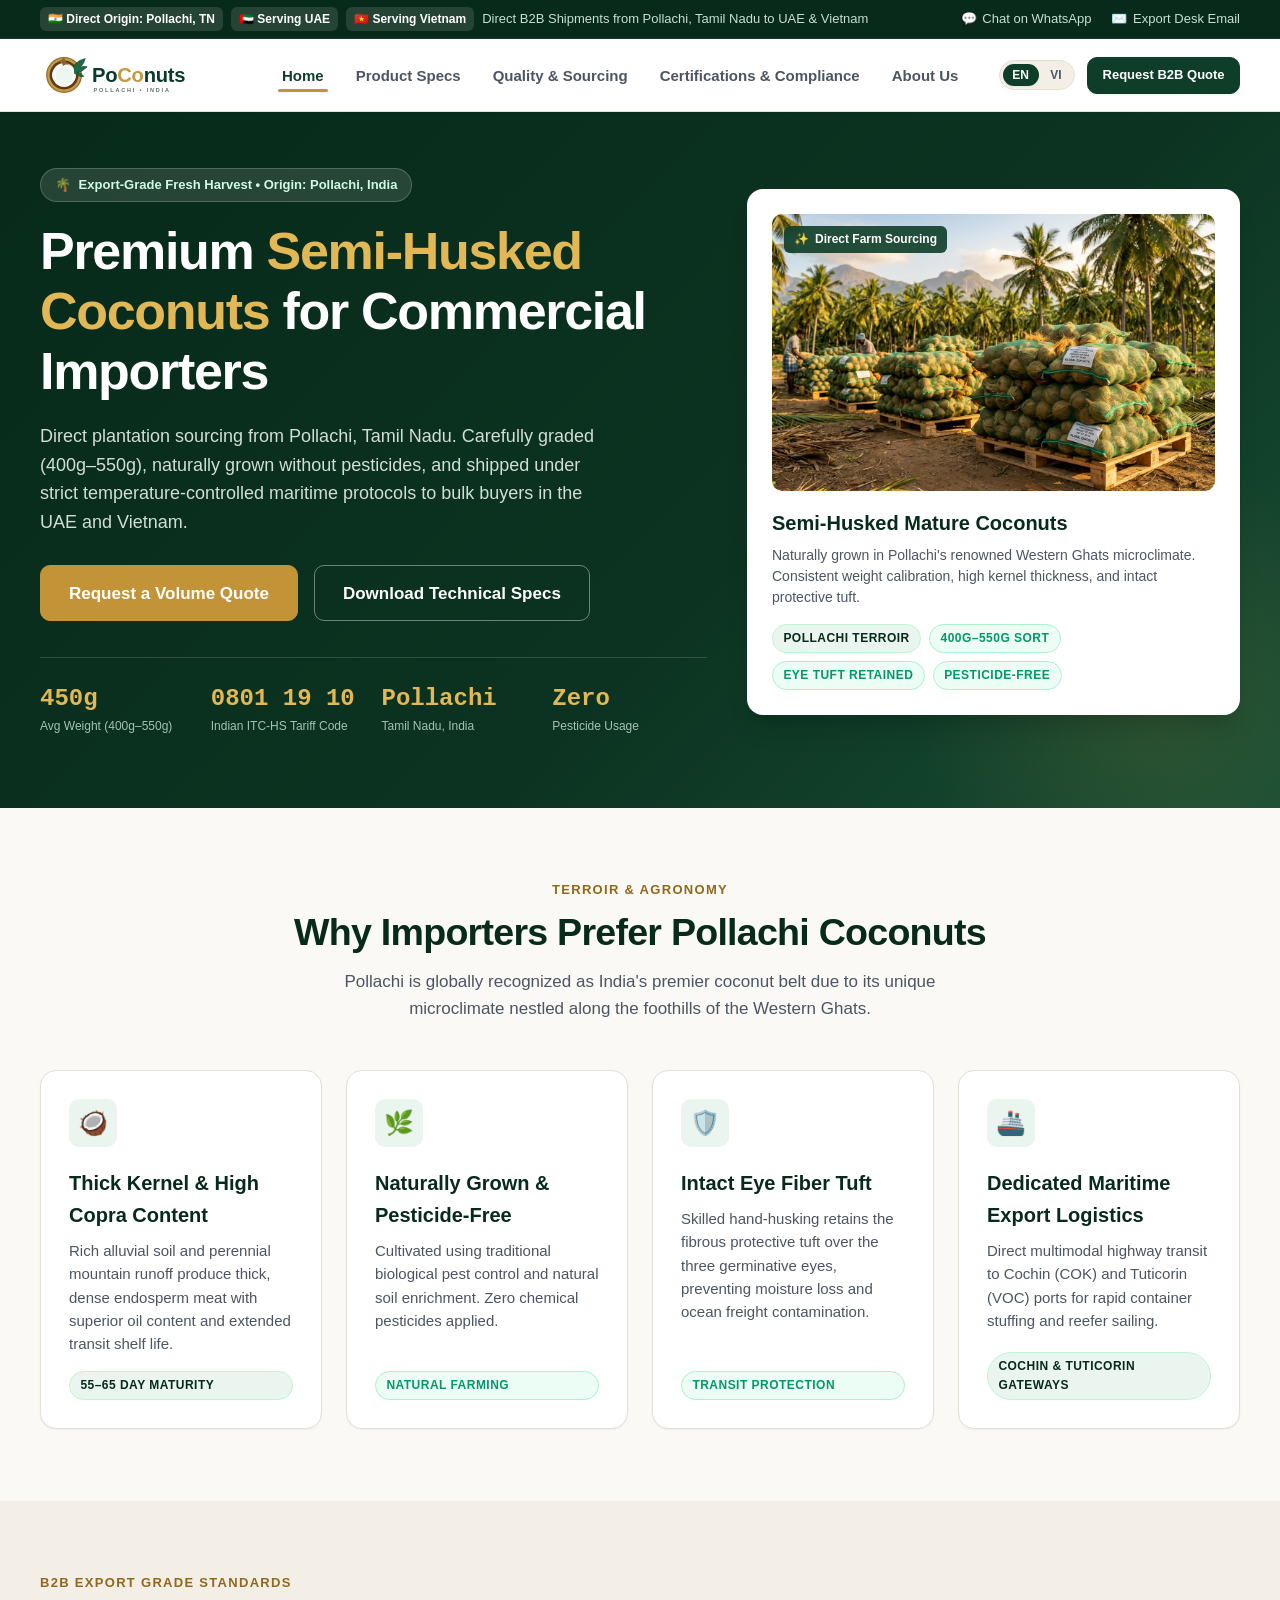
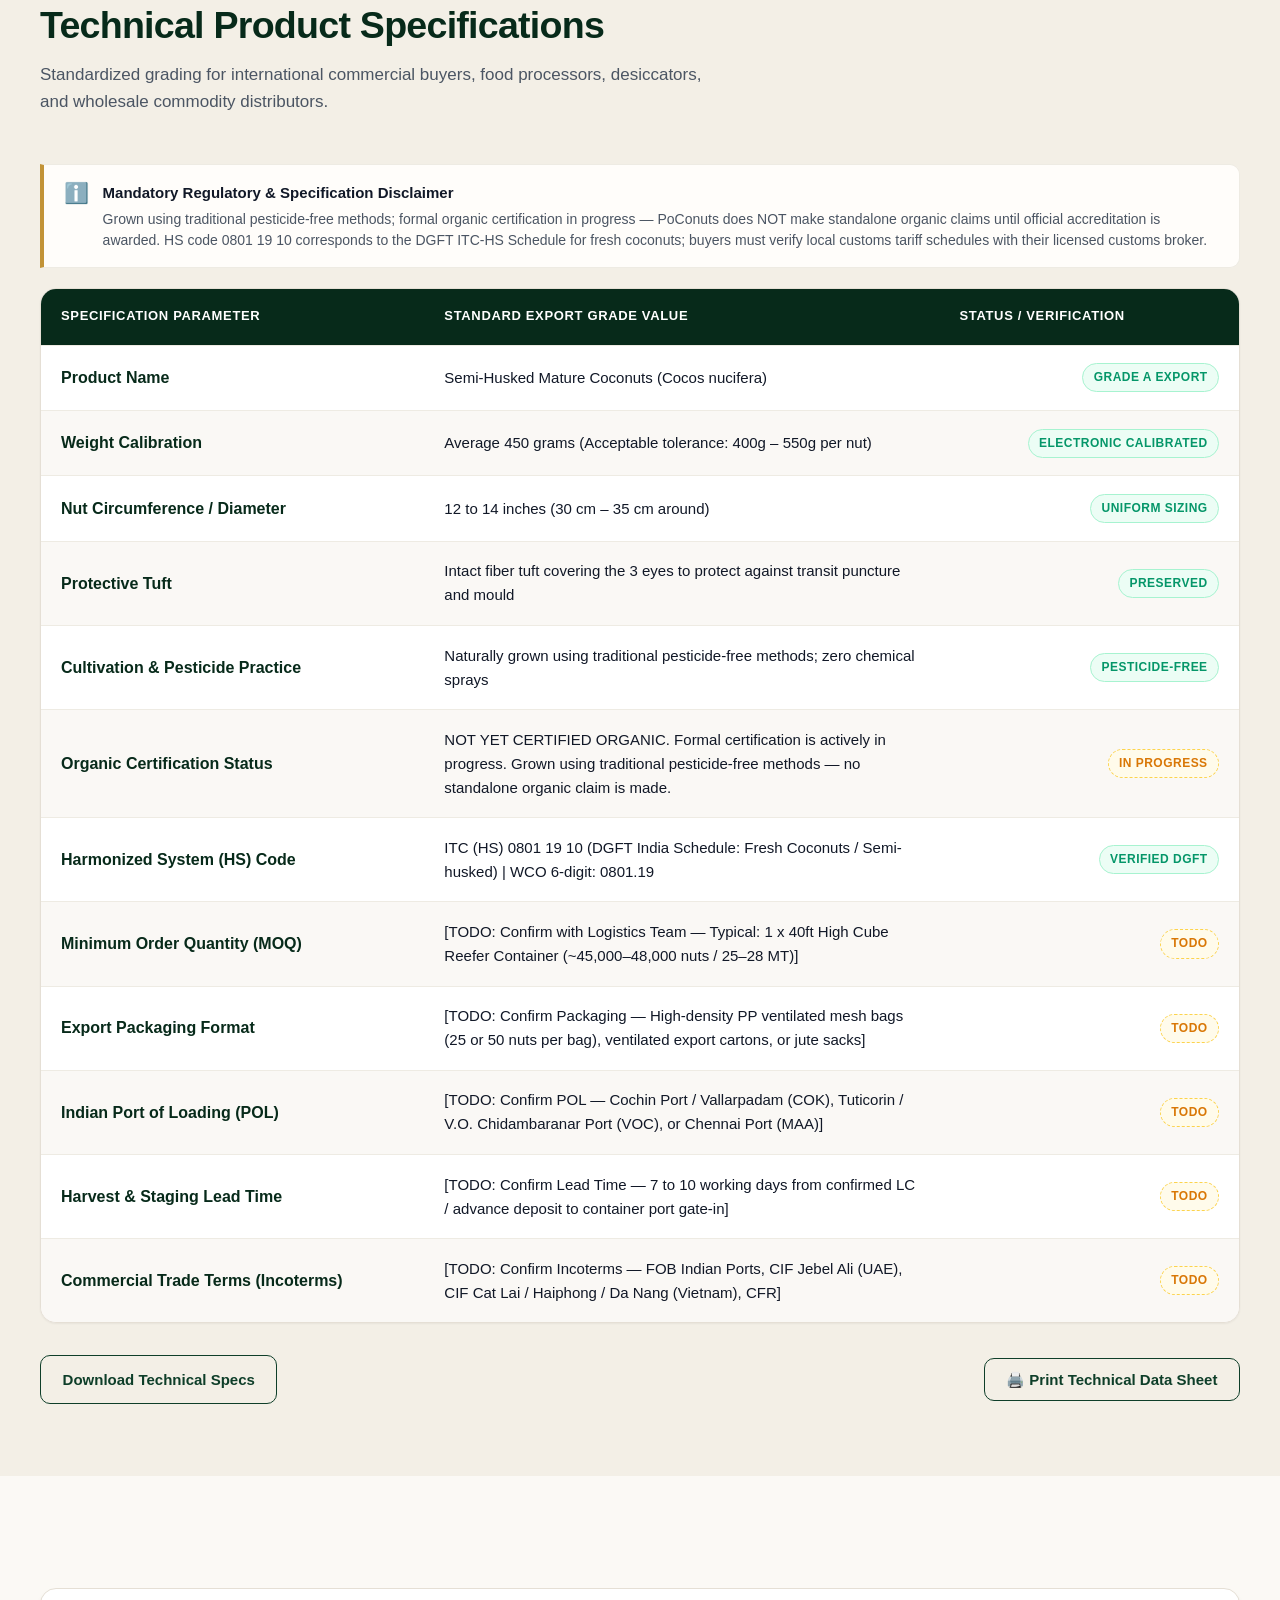
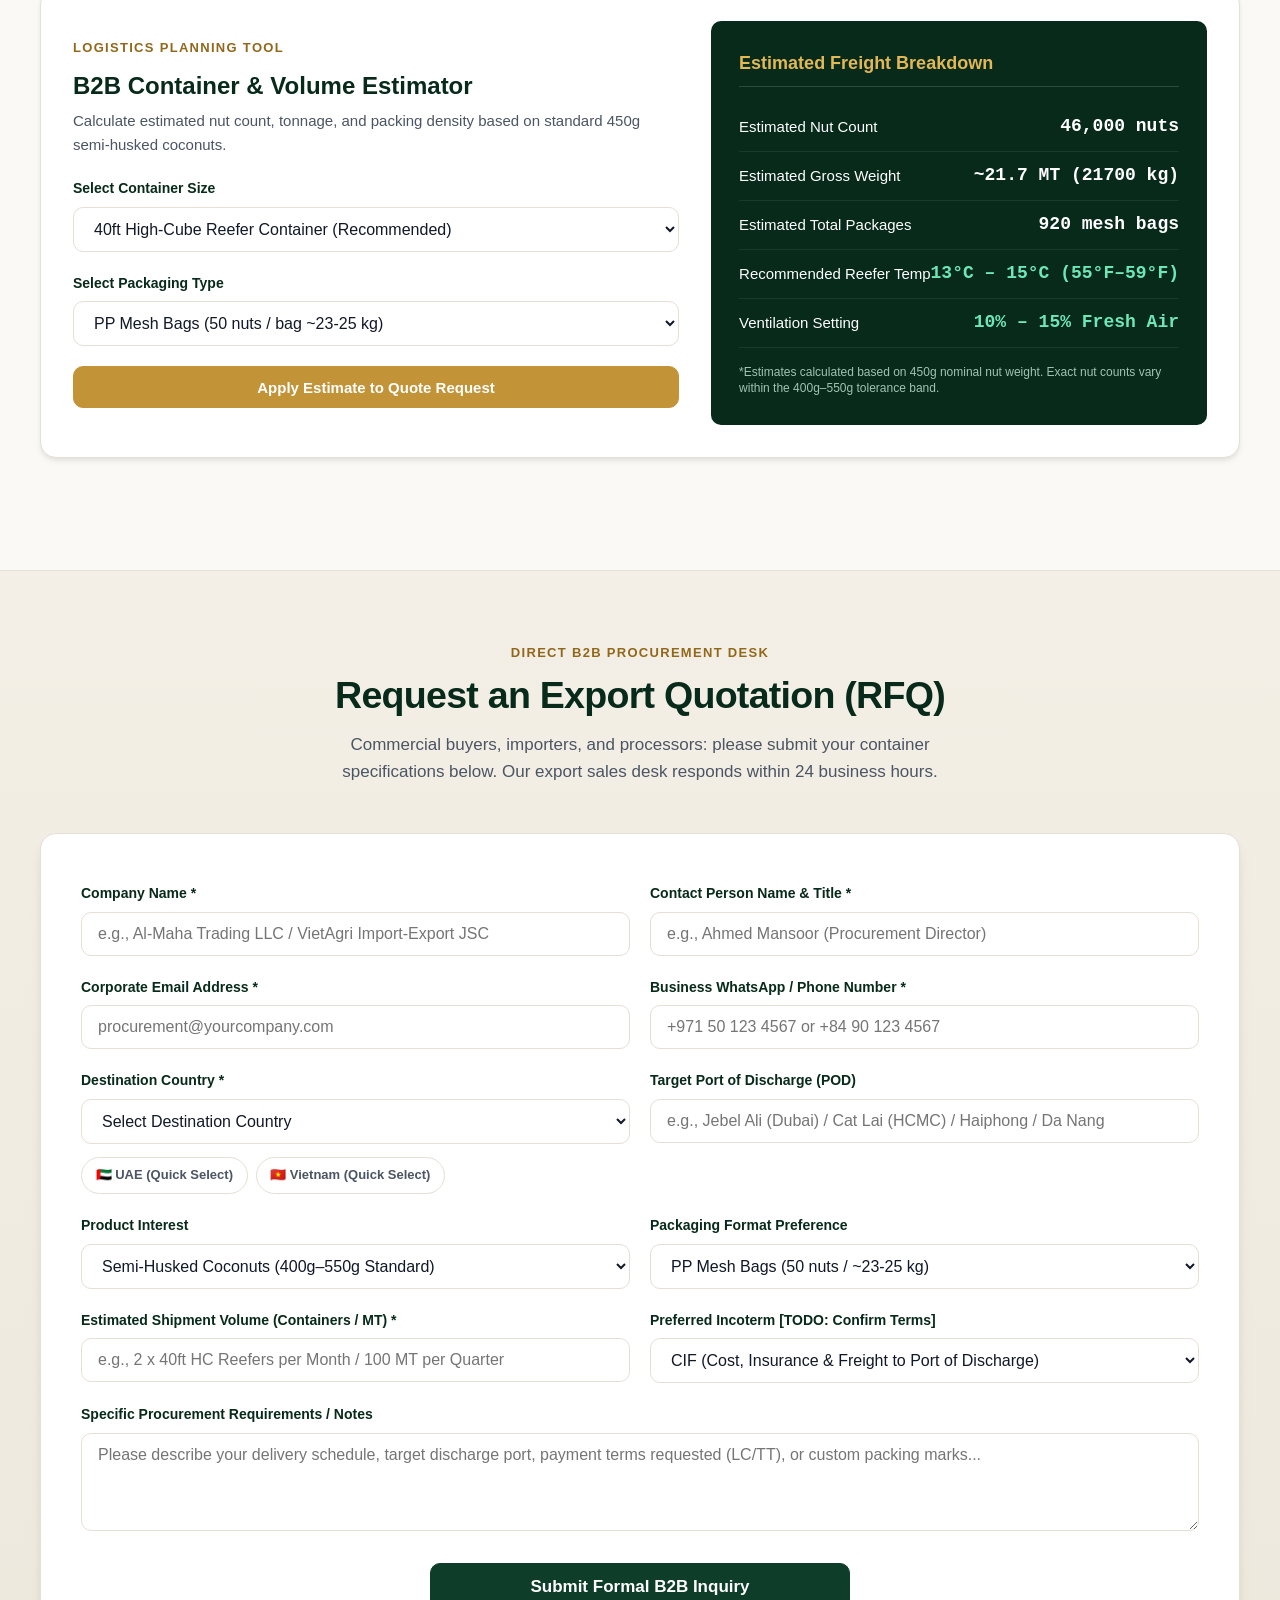
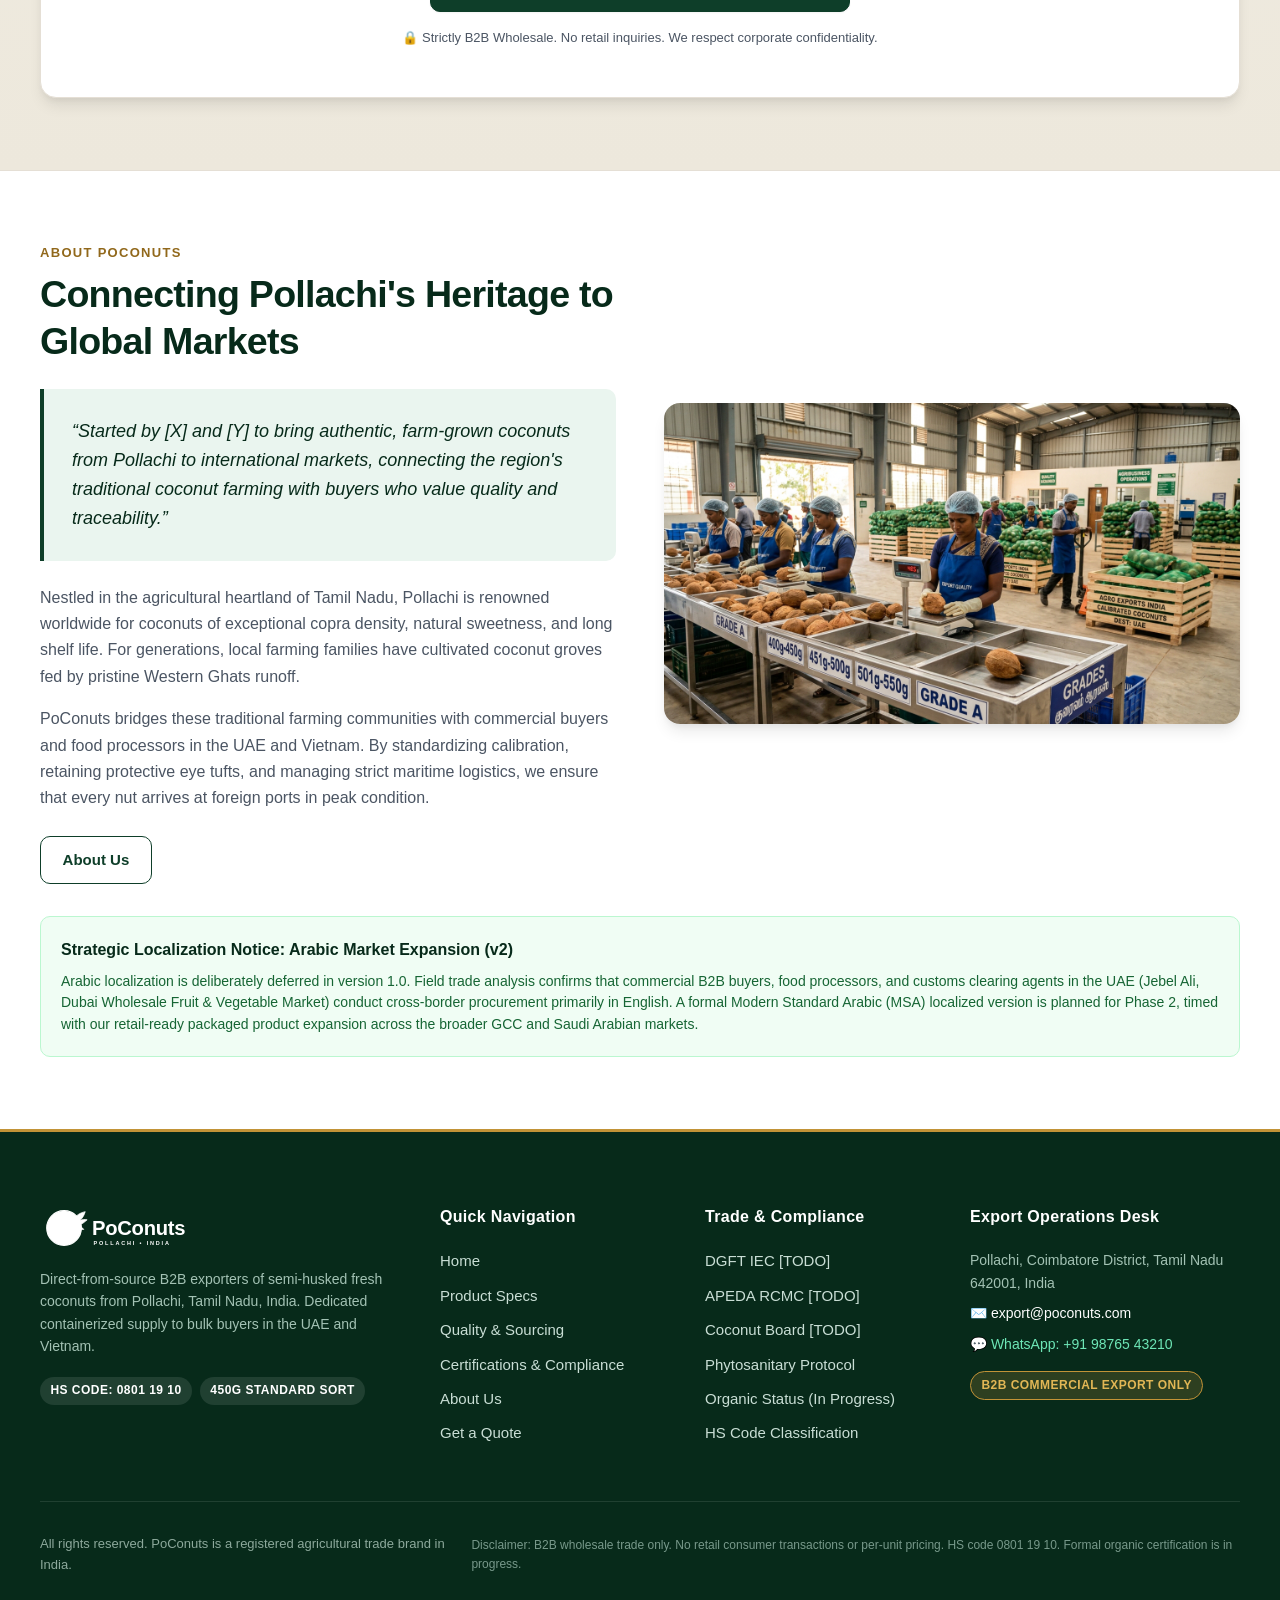
<file: index.html>
<!DOCTYPE html>
<html lang="en">
<head>
  <meta charset="UTF-8">
  <meta name="viewport" content="width=device-width, initial-scale=1.0">
  <title data-i18n-title="tagline">PoConuts — Premium Semi-Husked Coconuts Exporter | Pollachi, India to UAE & Vietnam</title>
  <meta name="description" content="Direct-from-source B2B exporter of semi-husked mature coconuts from Pollachi, Tamil Nadu, India. 450g average weight (400g-550g), pesticide-free, verified HS code 0801 19 10, supplying bulk importers in UAE and Vietnam.">
  <link rel="icon" type="image/svg+xml" href="assets/logo-icon.svg">
  <link rel="stylesheet" href="css/styles.css">
</head>
<body>

  <!-- Top Global Announcement Bar -->
  <div class="top-bar">
    <div class="container top-bar-inner">
      <div class="top-bar-notice">
        <span class="badge-country">🇮🇳 Direct Origin: Pollachi, TN</span>
        <span class="badge-country">🇦🇪 Serving UAE</span>
        <span class="badge-country">🇻🇳 Serving Vietnam</span>
        <span data-i18n="topNotice">Direct B2B Shipments from Pollachi, Tamil Nadu to UAE &amp; Vietnam</span>
      </div>
      <div class="top-bar-links">
        <a href="https://wa.me/919876543210" target="_blank" rel="noopener">
          <span>💬</span> <span data-i18n="whatsappUs">Chat on WhatsApp</span>
        </a>
        <a href="mailto:export@poconuts.com">
          <span>✉️</span> <span data-i18n="emailUs">export@poconuts.com</span>
        </a>
      </div>
    </div>
  </div>

  <!-- Main Site Header -->
  <header class="site-header">
    <div class="container header-inner">
      <!-- Brand Logo -->
      <a href="index.html" class="brand-logo" aria-label="PoConuts Home">
        <img src="assets/logo.svg" alt="PoConuts Logo" width="180" height="48">
      </a>

      <!-- Desktop Navigation Menu -->
      <ul class="nav-menu">
        <li><a href="index.html" class="nav-link active" data-i18n="navHome">Home</a></li>
        <li><a href="specs.html" class="nav-link" data-i18n="navSpecs">Product Specs</a></li>
        <li><a href="quality.html" class="nav-link" data-i18n="navQuality">Quality &amp; Sourcing</a></li>
        <li><a href="compliance.html" class="nav-link" data-i18n="navCompliance">Certifications &amp; Compliance</a></li>
        <li><a href="about.html" class="nav-link" data-i18n="navAbout">About Us</a></li>
      </ul>

      <!-- Header Controls: Language Switcher & Quote CTA -->
      <div class="header-actions">
        <div class="lang-switcher" aria-label="Language Selector">
          <button type="button" class="lang-btn active" data-lang="en">EN</button>
          <button type="button" class="lang-btn" data-lang="vi">VI</button>
        </div>
        <a href="#inquiry" class="btn btn-primary btn-sm" data-i18n="requestQuoteBtn">Request B2B Quote</a>
        <button type="button" class="mobile-nav-toggle" aria-label="Toggle navigation menu">
          <span></span>
          <span></span>
          <span></span>
        </button>
      </div>
    </div>
  </header>

  <!-- Mobile Drawer Overlay & Menu -->
  <div class="mobile-drawer-overlay"></div>
  <aside class="mobile-drawer" aria-label="Mobile Navigation">
    <div class="mobile-drawer-head">
      <img src="assets/logo.svg" alt="PoConuts" width="150" height="40">
      <button type="button" class="mobile-drawer-close" aria-label="Close menu">&times;</button>
    </div>
    <ul class="mobile-drawer-nav">
      <li><a href="index.html" class="active" data-i18n="navHome">Home</a></li>
      <li><a href="specs.html" data-i18n="navSpecs">Product Specs</a></li>
      <li><a href="quality.html" data-i18n="navQuality">Quality &amp; Sourcing</a></li>
      <li><a href="compliance.html" data-i18n="navCompliance">Certifications &amp; Compliance</a></li>
      <li><a href="about.html" data-i18n="navAbout">About Us</a></li>
      <li><a href="quote.html" data-i18n="navQuote">Get a Quote</a></li>
    </ul>
    <div style="margin-top: auto; padding-top: 1.5rem; border-top: 1px solid var(--color-border-subtle);">
      <div style="display: flex; justify-content: space-between; align-items: center; margin-bottom: 1rem;">
        <span style="font-size: 0.875rem; font-weight: 700; color: var(--color-text-muted);">Language / Ngôn ngữ:</span>
        <div class="lang-switcher">
          <button type="button" class="lang-btn active" data-lang="en">EN</button>
          <button type="button" class="lang-btn" data-lang="vi">VI</button>
        </div>
      </div>
      <a href="#inquiry" class="btn btn-primary" style="width: 100%;" data-i18n="requestQuoteBtn">Request B2B Quote</a>
    </div>
  </aside>

  <!-- Hero Section -->
  <section class="hero">
    <div class="container hero-grid">
      <div>
        <div class="hero-pill">
          <span>🌴</span> <span data-i18n="heroBadge">Export-Grade Fresh Harvest • Origin: Pollachi, India</span>
        </div>
        <h1 data-i18n="heroTitle">Premium <span>Semi-Husked Coconuts</span> for Commercial Importers</h1>
        <p class="hero-lead" data-i18n="heroLead">
          Direct plantation sourcing from Pollachi, Tamil Nadu. Carefully graded (400g–550g), naturally grown without pesticides, and shipped under strict temperature-controlled maritime protocols to bulk buyers in the UAE and Vietnam.
        </p>
        <div class="hero-ctas">
          <a href="#inquiry" class="btn btn-gold btn-lg" data-i18n="heroCtaQuote">Request a Volume Quote</a>
          <a href="specs.html" class="btn btn-outline-white btn-lg" data-i18n="heroCtaSpecs">Download Technical Specs</a>
        </div>
        <div class="hero-metrics">
          <div class="hero-metric-item">
            <span class="hero-metric-val" data-i18n="metricWeightVal">450g</span>
            <span class="hero-metric-lbl" data-i18n="metricWeightLbl">Avg Weight (400g–550g)</span>
          </div>
          <div class="hero-metric-item">
            <span class="hero-metric-val" data-i18n="metricHsVal">0801 19 10</span>
            <span class="hero-metric-lbl" data-i18n="metricHsLbl">Indian ITC-HS Tariff Code</span>
          </div>
          <div class="hero-metric-item">
            <span class="hero-metric-val" data-i18n="metricOriginVal">Pollachi</span>
            <span class="hero-metric-lbl" data-i18n="metricOriginLbl">Tamil Nadu, India</span>
          </div>
          <div class="hero-metric-item">
            <span class="hero-metric-val" data-i18n="metricPurityVal">Zero</span>
            <span class="hero-metric-lbl" data-i18n="metricPurityLbl">Pesticide Usage</span>
          </div>
        </div>
      </div>

      <!-- Hero Showcase Card -->
      <div class="hero-card">
        <div class="hero-card-img-wrap">
          <img src="assets/images/hero-pollachi.jpg" alt="Pollachi coconut harvest ready for containerization" loading="eager">
          <div class="hero-card-badge">
            <span>✨</span> <span data-i18n="heroCardBadge">Direct Farm Sourcing</span>
          </div>
        </div>
        <h3 style="font-size: 1.25rem; font-weight: 800; color: var(--color-primary-dark); margin-bottom: 0.35rem;" data-i18n="heroCardTitle">
          Semi-Husked Mature Coconuts
        </h3>
        <p style="font-size: 0.875rem; color: var(--color-text-muted); line-height: 1.5; margin-bottom: 1rem;" data-i18n="heroCardDesc">
          Naturally grown in Pollachi's renowned Western Ghats microclimate. Consistent weight calibration, high kernel thickness, and intact protective tuft.
        </p>
        <div style="display: flex; gap: 0.5rem; flex-wrap: wrap;">
          <span class="badge badge-origin">Pollachi Terroir</span>
          <span class="badge badge-verified">400g–550g Sort</span>
          <span class="badge badge-verified">Eye Tuft Retained</span>
          <span class="badge badge-verified">Pesticide-Free</span>
        </div>
      </div>
    </div>
  </section>

  <!-- Sourcing & Terroir Section -->
  <section class="section">
    <div class="container">
      <div class="section-header text-center">
        <div class="section-subtitle" data-i18n="whySubtitle">Terroir &amp; Agronomy</div>
        <h2 class="section-title" data-i18n="whyTitle">Why Importers Prefer Pollachi Coconuts</h2>
        <p class="section-desc" data-i18n="whyDesc">
          Pollachi is globally recognized as India's premier coconut belt due to its unique microclimate nestled along the foothills of the Western Ghats.
        </p>
      </div>

      <div class="cards-grid cards-grid-4">
        <div class="feature-card">
          <div class="feature-icon-box">🥥</div>
          <h3 data-i18n="why1Title">Thick Kernel &amp; High Copra</h3>
          <p data-i18n="why1Desc">Rich alluvial soil and perennial mountain runoff produce thick, dense endosperm meat with superior oil content and extended transit shelf life.</p>
          <span class="badge badge-origin">55–65 Day Maturity</span>
        </div>

        <div class="feature-card">
          <div class="feature-icon-box">🌿</div>
          <h3 data-i18n="why2Title">Naturally Grown &amp; Pesticide-Free</h3>
          <p data-i18n="why2Desc">Cultivated using traditional biological pest control and natural soil enrichment. Zero chemical pesticides applied.</p>
          <span class="badge badge-verified">Natural Farming</span>
        </div>

        <div class="feature-card">
          <div class="feature-icon-box">🛡️</div>
          <h3 data-i18n="why3Title">Intact Eye Fiber Tuft</h3>
          <p data-i18n="why3Desc">Skilled hand-husking retains the fibrous protective tuft over the three germinative eyes, preventing moisture loss and ocean freight contamination.</p>
          <span class="badge badge-verified">Transit Protection</span>
        </div>

        <div class="feature-card">
          <div class="feature-icon-box">🚢</div>
          <h3 data-i18n="why4Title">Maritime Export Logistics</h3>
          <p data-i18n="why4Desc">Direct multimodal highway transit to Cochin (COK) and Tuticorin (VOC) ports for rapid container stuffing and reefer sailing.</p>
          <span class="badge badge-origin">Cochin &amp; Tuticorin Gateways</span>
        </div>
      </div>
    </div>
  </section>

  <!-- Quick Specifications Table Section -->
  <section class="section section-alt" id="quick-specs">
    <div class="container">
      <div class="section-header">
        <div class="section-subtitle" data-i18n="specsSubtitle">B2B Export Grade Standards</div>
        <h2 class="section-title" data-i18n="specsTitle">Technical Product Specifications</h2>
        <p class="section-desc" data-i18n="specsDesc">
          Standardized grading for international commercial buyers, food processors, desiccators, and wholesale commodity distributors.
        </p>
      </div>

      <!-- Regulatory Notice / Honest Compliance Callout -->
      <div class="compliance-callout">
        <div class="compliance-callout-icon">ℹ️</div>
        <div class="compliance-callout-content">
          <h4 data-i18n="regulatoryNoticeTitle">Mandatory Regulatory &amp; Specification Disclaimer</h4>
          <p data-i18n="regulatoryNoticeText">
            Grown using traditional pesticide-free methods; formal organic certification in progress — PoConuts does NOT make standalone organic claims until official accreditation is awarded. HS code 0801 19 10 corresponds to the DGFT ITC-HS Schedule for fresh coconuts; buyers must verify local customs tariff schedules with their licensed customs broker.
          </p>
        </div>
      </div>

      <!-- Spec Table -->
      <div class="spec-table-wrap">
        <table class="spec-table">
          <thead>
            <tr>
              <th data-i18n="specColParam">Specification Parameter</th>
              <th data-i18n="specColStandard">Standard Export Grade Value</th>
              <th data-i18n="specColStatus">Status / Verification</th>
            </tr>
          </thead>
          <tbody>
            <tr>
              <td data-i18n="specProduct">Product Name</td>
              <td data-i18n="specProductVal">Semi-Husked Mature Coconuts (Cocos nucifera)</td>
              <td><span class="badge badge-verified">Grade A Export</span></td>
            </tr>
            <tr>
              <td data-i18n="specWeight">Weight Calibration</td>
              <td data-i18n="specWeightVal">Average 450 grams (Acceptable tolerance: 400g – 550g per nut)</td>
              <td><span class="badge badge-verified">Electronic Calibrated</span></td>
            </tr>
            <tr>
              <td data-i18n="specCircumference">Nut Circumference / Diameter</td>
              <td data-i18n="specCircumferenceVal">12 to 14 inches (30 cm – 35 cm around)</td>
              <td><span class="badge badge-verified">Uniform Sizing</span></td>
            </tr>
            <tr>
              <td data-i18n="specTuft">Protective Tuft</td>
              <td data-i18n="specTuftVal">Intact fiber tuft covering the 3 eyes to protect against transit puncture and mould</td>
              <td><span class="badge badge-verified">Preserved</span></td>
            </tr>
            <tr>
              <td data-i18n="specGrowingMethod">Cultivation &amp; Pesticide Practice</td>
              <td data-i18n="specGrowingMethodVal">Naturally grown using traditional pesticide-free methods; zero chemical sprays</td>
              <td><span class="badge badge-verified">Pesticide-Free</span></td>
            </tr>
            <tr>
              <td data-i18n="specCertStatus">Organic Certification Status</td>
              <td data-i18n="specCertStatusVal">NOT YET CERTIFIED ORGANIC. Formal certification is actively in progress. Grown using traditional pesticide-free methods — no standalone organic claim is made.</td>
              <td><span class="badge badge-todo">In Progress</span></td>
            </tr>
            <tr>
              <td data-i18n="specHsCode">Harmonized System (HS) Code</td>
              <td data-i18n="specHsCodeVal">ITC (HS) 0801 19 10 (DGFT India Schedule: Fresh Coconuts / Semi-husked) | WCO 6-digit: 0801.19</td>
              <td><span class="badge badge-verified">Verified DGFT</span></td>
            </tr>
            <tr>
              <td data-i18n="specMoq">Minimum Order Quantity (MOQ)</td>
              <td data-i18n="specMoqVal">[TODO: Confirm with Logistics Team — Typical: 1 x 40ft High Cube Reefer Container (~45,000–48,000 nuts / 25–28 MT)]</td>
              <td><span class="badge badge-todo">TODO</span></td>
            </tr>
            <tr>
              <td data-i18n="specPackaging">Export Packaging Format</td>
              <td data-i18n="specPackagingVal">[TODO: Confirm Packaging — High-density PP ventilated mesh bags (25 or 50 nuts per bag), ventilated export cartons, or jute sacks]</td>
              <td><span class="badge badge-todo">TODO</span></td>
            </tr>
            <tr>
              <td data-i18n="specLoadingPort">Indian Port of Loading (POL)</td>
              <td data-i18n="specLoadingPortVal">[TODO: Confirm POL — Cochin Port / Vallarpadam (COK), Tuticorin / V.O. Chidambaranar Port (VOC), or Chennai Port (MAA)]</td>
              <td><span class="badge badge-todo">TODO</span></td>
            </tr>
            <tr>
              <td data-i18n="specLeadTime">Harvest &amp; Staging Lead Time</td>
              <td data-i18n="specLeadTimeVal">[TODO: Confirm Lead Time — 7 to 10 working days from confirmed LC / advance deposit to container port gate-in]</td>
              <td><span class="badge badge-todo">TODO</span></td>
            </tr>
            <tr>
              <td data-i18n="specIncoterms">Commercial Trade Terms (Incoterms)</td>
              <td data-i18n="specIncotermsVal">[TODO: Confirm Incoterms — FOB Indian Ports, CIF Jebel Ali (UAE), CIF Cat Lai / Haiphong / Da Nang (Vietnam), CFR]</td>
              <td><span class="badge badge-todo">TODO</span></td>
            </tr>
          </tbody>
        </table>
      </div>

      <div style="display: flex; justify-content: space-between; align-items: center; flex-wrap: wrap; gap: 1rem;">
        <a href="specs.html" class="btn btn-outline" data-i18n="heroCtaSpecs">View Complete Specs &amp; Calculator &rarr;</a>
        <button type="button" class="btn btn-outline btn-print-specs">🖨️ Print Technical Data Sheet</button>
      </div>
    </div>
  </section>

  <!-- Interactive Container & Volume Calculator -->
  <section class="section">
    <div class="container">
      <div class="calc-card">
        <div class="calc-grid">
          <div class="calc-inputs">
            <div>
              <div class="section-subtitle" data-i18n="calcSubtitle">Logistics Planning Tool</div>
              <h3 style="font-size: 1.5rem; font-weight: 800; color: var(--color-primary-dark);" data-i18n="calcTitle">B2B Container &amp; Volume Estimator</h3>
              <p style="font-size: 0.9375rem; color: var(--color-text-muted); margin-top: 0.25rem;" data-i18n="calcDesc">
                Calculate estimated nut count, tonnage, and packing density based on standard 450g semi-husked coconuts.
              </p>
            </div>

            <div class="form-group">
              <label for="calc-container" data-i18n="calcContainerSize">Select Container Size</label>
              <select id="calc-container" class="form-control">
                <option value="40hc" data-i18n="calcOption40HC">40ft High-Cube Reefer Container (Recommended)</option>
                <option value="20gp" data-i18n="calcOption20GP">20ft Standard Reefer Container</option>
              </select>
            </div>

            <div class="form-group">
              <label for="calc-packing" data-i18n="calcPackingType">Select Packaging Type</label>
              <select id="calc-packing" class="form-control">
                <option value="mesh50" data-i18n="calcPack50">PP Mesh Bags (50 nuts / bag ~23-25 kg)</option>
                <option value="mesh25" data-i18n="calcPack25">PP Mesh Bags (25 nuts / bag ~11-13 kg)</option>
                <option value="carton25" data-i18n="calcPackCarton">Ventilated Corrugated Cartons (25 nuts / box)</option>
              </select>
            </div>

            <button type="button" id="calc-apply-btn" class="btn btn-gold" data-i18n="calcApplyToQuote">Apply Estimate to Quote Request &darr;</button>
          </div>

          <div class="calc-results-box">
            <h4>Estimated Freight Breakdown</h4>
            <div class="calc-stat-row">
              <span data-i18n="calcEstNuts">Estimated Nut Count:</span>
              <span class="calc-stat-num" id="calc-res-nuts">46,000 nuts</span>
            </div>
            <div class="calc-stat-row">
              <span data-i18n="calcEstGrossWeight">Estimated Gross Weight:</span>
              <span class="calc-stat-num" id="calc-res-weight">~21.7 MT</span>
            </div>
            <div class="calc-stat-row">
              <span data-i18n="calcEstBags">Estimated Total Packages:</span>
              <span class="calc-stat-num" id="calc-res-bags">920 mesh bags</span>
            </div>
            <div class="calc-stat-row">
              <span data-i18n="calcReeferTemp">Recommended Reefer Temp:</span>
              <span class="calc-stat-num" style="color: #6ee7b7;">13°C – 15°C (55°F–59°F)</span>
            </div>
            <div class="calc-stat-row">
              <span data-i18n="calcReeferVent">Ventilation Setting:</span>
              <span class="calc-stat-num" style="color: #6ee7b7;">10% – 15% Fresh Air</span>
            </div>
            <p style="font-size: 0.75rem; color: #a3c2b4; margin-top: 1rem; line-height: 1.4;">
              *Estimates calculated based on 450g nominal nut weight. Exact nut counts vary within the 400g–550g tolerance band.
            </p>
          </div>
        </div>
      </div>
    </div>
  </section>

  <!-- Primary Conversion Section: B2B Quote & Inquiry Form -->
  <section class="quote-section" id="inquiry">
    <div class="container">
      <div class="section-header text-center">
        <div class="section-subtitle" data-i18n="quoteFormSubtitle">Direct B2B Procurement Desk</div>
        <h2 class="section-title" data-i18n="quoteFormTitle">Request an Export Quotation (RFQ)</h2>
        <p class="section-desc" data-i18n="quoteFormDesc">
          Commercial buyers, importers, and processors: please submit your container specifications below. Our export sales desk responds within 24 business hours.
        </p>
      </div>

      <div class="quote-card">
        <form id="b2b-rfq-form">
          <div class="quote-form-grid">
            <div class="form-group">
              <label for="form-company" data-i18n="formCompany">Company Name *</label>
              <input type="text" id="form-company" class="form-control" data-i18n-placeholder="formCompanyPlaceholder" placeholder="e.g., Al-Maha Trading LLC / VietAgri Import-Export JSC" required>
            </div>

            <div class="form-group">
              <label for="form-contact-name" data-i18n="formContactName">Contact Person Name &amp; Title *</label>
              <input type="text" id="form-contact-name" class="form-control" data-i18n-placeholder="formContactPlaceholder" placeholder="e.g., Ahmed Mansoor (Procurement Director)" required>
            </div>

            <div class="form-group">
              <label for="form-email" data-i18n="formEmail">Corporate Email Address *</label>
              <input type="email" id="form-email" class="form-control" data-i18n-placeholder="formEmailPlaceholder" placeholder="procurement@yourcompany.com" required>
            </div>

            <div class="form-group">
              <label for="form-phone" data-i18n="formPhone">Business WhatsApp / Phone Number *</label>
              <input type="tel" id="form-phone" class="form-control" data-i18n-placeholder="formPhonePlaceholder" placeholder="+971 50 123 4567 or +84 90 123 4567" required>
            </div>

            <div class="form-group">
              <label for="form-country" data-i18n="formCountry">Destination Country *</label>
              <select id="form-country" class="form-control" required>
                <option value="" disabled selected>Select Destination Country</option>
                <option value="United Arab Emirates (UAE)" data-i18n="formCountryUae">United Arab Emirates (UAE)</option>
                <option value="Vietnam" data-i18n="formCountryVietnam">Vietnam</option>
                <option value="Other Country" data-i18n="formCountryOther">Other Country (Specify in Message)</option>
              </select>
              <div class="form-pill-select">
                <span class="pill-opt country-pill" data-val="United Arab Emirates (UAE)">🇦🇪 UAE (Quick Select)</span>
                <span class="pill-opt country-pill" data-val="Vietnam">🇻🇳 Vietnam (Quick Select)</span>
              </div>
            </div>

            <div class="form-group">
              <label for="form-port" data-i18n="formPort">Target Port of Discharge (POD)</label>
              <input type="text" id="form-port" class="form-control" data-i18n-placeholder="formPortPlaceholder" placeholder="e.g., Jebel Ali (Dubai) / Cat Lai (HCMC) / Haiphong / Da Nang">
            </div>

            <div class="form-group">
              <label for="form-product" data-i18n="formProductInterest">Product Interest</label>
              <select id="form-product" class="form-control">
                <option value="Semi-Husked Coconuts (400g–550g Standard)" data-i18n="formProdSemiHusked">Semi-Husked Coconuts (400g–550g Standard)</option>
                <option value="Custom Calibrated Sort (Special Grading)" data-i18n="formProdCustomSort">Custom Calibrated Sort (Special Grading)</option>
              </select>
            </div>

            <div class="form-group">
              <label for="form-packaging" data-i18n="formPackaging">Packaging Format Preference</label>
              <select id="form-packaging" class="form-control">
                <option value="PP Mesh Bags (50 nuts / ~23-25 kg)" data-i18n="formPackMesh50">PP Mesh Bags (50 nuts / ~23-25 kg)</option>
                <option value="PP Mesh Bags (25 nuts / ~11-13 kg)" data-i18n="formPackMesh25">PP Mesh Bags (25 nuts / ~11-13 kg)</option>
                <option value="Ventilated Export Cartons" data-i18n="formPackCarton">Ventilated Export Cartons</option>
                <option value="Jute Sacks" data-i18n="formPackJute">Jute Sacks</option>
              </select>
            </div>

            <div class="form-group">
              <label for="form-volume" data-i18n="formVolume">Estimated Shipment Volume (Containers / MT) *</label>
              <input type="text" id="form-volume" class="form-control" data-i18n-placeholder="formVolumePlaceholder" placeholder="e.g., 2 x 40ft HC Reefers per Month / 100 MT per Quarter" required>
            </div>

            <div class="form-group">
              <label for="form-incoterm" data-i18n="formIncoterms">Preferred Incoterm [TODO: Confirm Terms]</label>
              <select id="form-incoterm" class="form-control">
                <option value="CIF (Cost, Insurance & Freight to Port of Discharge)" data-i18n="formIncoCif">CIF (Cost, Insurance &amp; Freight to Port of Discharge)</option>
                <option value="FOB (Free on Board — Indian Ports)" data-i18n="formIncoFob">FOB (Free on Board — Indian Ports)</option>
                <option value="CFR (Cost & Freight)" data-i18n="formIncoCfr">CFR (Cost &amp; Freight)</option>
              </select>
            </div>

            <div class="form-group quote-form-full">
              <label for="form-message" data-i18n="formMessage">Specific Procurement Requirements / Notes</label>
              <textarea id="form-message" rows="4" class="form-control" data-i18n-placeholder="formMessagePlaceholder" placeholder="Please describe your delivery schedule, target discharge port, payment terms requested (LC/TT), or custom packing marks..."></textarea>
            </div>
          </div>

          <div style="margin-top: 2rem; display: flex; flex-direction: column; align-items: center; gap: 1rem;">
            <button type="submit" class="btn btn-primary btn-lg" style="width: 100%; max-width: 420px;" data-i18n="formSubmitBtn">
              Submit Formal B2B Inquiry
            </button>
            <p style="font-size: 0.8125rem; color: var(--color-text-muted); text-align: center;">
              🔒 Strictly B2B Wholesale. No retail inquiries. We respect corporate confidentiality.
            </p>
          </div>
        </form>

        <!-- Dynamic Success Confirmation Modal -->
        <div id="inquiry-success" class="inquiry-success-modal">
          <div class="success-icon-badge">✓</div>
          <h3 style="font-size: 1.6rem; color: var(--color-primary-dark); margin-bottom: 0.5rem;" data-i18n="formSuccessTitle">Inquiry Successfully Registered!</h3>
          <p style="color: var(--color-text-muted); max-width: 600px; margin: 0 auto 1.5rem;" data-i18n="formSuccessMsg">
            Thank you for contacting PoConuts Export Desk. Your request has been logged and assigned to our regional trade manager.
          </p>
          <span style="font-size: 0.875rem; color: var(--color-text-light); text-transform: uppercase; letter-spacing: 0.05em;" data-i18n="formRefCodeLbl">
            Your B2B Inquiry Reference ID:
          </span>
          <div class="ref-code-box" id="inquiry-ref-id">PCN-2026-XXXX</div>
          <p style="font-size: 0.875rem; color: var(--color-text-muted); max-width: 600px; margin: 0 auto 1.5rem;" data-i18n="formFollowUpMsg">
            A copy has been routed to our export operations queue. If you require immediate maritime vessel staging or urgent quotes, contact our desk directly via WhatsApp with your Reference ID.
          </p>
          <div style="display: flex; justify-content: center; gap: 1rem; flex-wrap: wrap;">
            <button type="button" id="btn-save-summary" class="btn btn-outline" data-i18n="btnSaveSummary">Download Inquiry Summary</button>
            <button type="button" id="btn-reset-inquiry" class="btn btn-primary" data-i18n="btnNewInquiry">Submit Another Inquiry</button>
          </div>
        </div>
      </div>
    </div>
  </section>

  <!-- About Us Section — Placed BELOW Product Specs & Inquiry Form per brief instructions -->
  <section class="about-section" id="about">
    <div class="container">
      <div class="about-grid">
        <div>
          <div class="section-subtitle" data-i18n="aboutSubtitle">About PoConuts</div>
          <h2 class="section-title" data-i18n="aboutTitle">Connecting Pollachi's Heritage to Global Markets</h2>

          <div class="founder-quote-card">
            <span data-i18n="founderQuote">
              “Started by [X] and [Y] to bring authentic, farm-grown coconuts from Pollachi to international markets, connecting the region's traditional coconut farming with buyers who value quality and traceability.”
            </span>
          </div>

          <p style="color: var(--color-text-muted); font-size: 1rem; line-height: 1.65; margin-bottom: 1rem;" data-i18n="aboutP1">
            Nestled in the agricultural heartland of Tamil Nadu, Pollachi is renowned worldwide for coconuts of exceptional copra density, natural sweetness, and long shelf life. For generations, local farming families have cultivated coconut groves fed by pristine Western Ghats runoff.
          </p>
          <p style="color: var(--color-text-muted); font-size: 1rem; line-height: 1.65; margin-bottom: 1.5rem;" data-i18n="aboutP2">
            PoConuts bridges these traditional farming communities with commercial buyers and food processors in the UAE and Vietnam. By standardizing calibration, retaining protective eye tufts, and managing strict maritime logistics, we ensure that every nut arrives at foreign ports in peak condition.
          </p>

          <a href="about.html" class="btn btn-outline" data-i18n="navAbout">Read Full Company Profile &rarr;</a>
        </div>

        <div>
          <div style="border-radius: var(--radius-lg); overflow: hidden; box-shadow: var(--shadow-lg);">
            <img src="assets/images/sorting-facility.jpg" alt="PoConuts calibrated sorting facility in Pollachi" loading="lazy">
          </div>
        </div>
      </div>

      <!-- Strategic Localization Notice (Arabic Market Expansion v2) -->
      <div class="arabic-decision-note">
        <h4 data-i18n="arabicNoteTitle">
          <span>🌐</span> Strategic Localization Notice: Arabic Market Expansion (v2)
        </h4>
        <p data-i18n="arabicNoteBody">
          Arabic localization is deliberately deferred in version 1.0. Field trade analysis confirms that commercial B2B buyers, food processors, and customs clearing agents in the UAE (Jebel Ali, Dubai Wholesale Fruit & Vegetable Market) conduct cross-border procurement primarily in English. A formal Modern Standard Arabic (MSA) localized version is planned for Phase 2, timed with our retail-ready packaged product expansion across the broader GCC and Saudi Arabian markets.
        </p>
      </div>
    </div>
  </section>

  <!-- Global Site Footer -->
  <footer class="site-footer">
    <div class="container">
      <div class="footer-grid">
        <div class="footer-col">
          <a href="index.html" class="brand-logo" style="margin-bottom: 1rem;">
            <img src="assets/logo.svg" alt="PoConuts" width="160" height="42" style="filter: brightness(0) invert(1);">
          </a>
          <p style="color: #a3c2b4; font-size: 0.875rem; line-height: 1.6; margin-bottom: 1.25rem;" data-i18n="footerAbout">
            Direct-from-source B2B exporters of semi-husked fresh coconuts from Pollachi, Tamil Nadu, India. Dedicated containerized supply to bulk buyers in the UAE and Vietnam.
          </p>
          <div style="display: flex; gap: 0.5rem; flex-wrap: wrap;">
            <span class="badge" style="background: rgba(255,255,255,0.1); color: #fff;">HS Code: 0801 19 10</span>
            <span class="badge" style="background: rgba(255,255,255,0.1); color: #fff;">450g Standard Sort</span>
          </div>
        </div>

        <div class="footer-col">
          <h4 data-i18n="footerNavHead">Quick Navigation</h4>
          <ul class="footer-links">
            <li><a href="index.html" data-i18n="navHome">Home</a></li>
            <li><a href="specs.html" data-i18n="navSpecs">Product Specs</a></li>
            <li><a href="quality.html" data-i18n="navQuality">Quality &amp; Sourcing</a></li>
            <li><a href="compliance.html" data-i18n="navCompliance">Certifications &amp; Compliance</a></li>
            <li><a href="about.html" data-i18n="navAbout">About Us</a></li>
            <li><a href="#inquiry" data-i18n="navQuote">Get a Quote</a></li>
          </ul>
        </div>

        <div class="footer-col">
          <h4 data-i18n="footerComplianceHead">Trade &amp; Compliance</h4>
          <ul class="footer-links">
            <li><a href="compliance.html">DGFT IEC [TODO]</a></li>
            <li><a href="compliance.html">APEDA RCMC [TODO]</a></li>
            <li><a href="compliance.html">Coconut Board [TODO]</a></li>
            <li><a href="compliance.html">Phytosanitary Protocol</a></li>
            <li><a href="compliance.html">Organic Status (In Progress)</a></li>
            <li><a href="specs.html">HS Code Classification</a></li>
          </ul>
        </div>

        <div class="footer-col">
          <h4 data-i18n="footerContactHead">Export Operations Desk</h4>
          <p style="color: #a3c2b4; font-size: 0.875rem; margin-bottom: 0.5rem;" data-i18n="footerOrigin">
            📍 Pollachi, Coimbatore District, Tamil Nadu 642001, India
          </p>
          <p style="color: #a3c2b4; font-size: 0.875rem; margin-bottom: 0.5rem;">
            ✉️ <a href="mailto:export@poconuts.com" style="color: #ffffff;">export@poconuts.com</a>
          </p>
          <p style="color: #a3c2b4; font-size: 0.875rem; margin-bottom: 1rem;">
            💬 <a href="https://wa.me/919876543210" target="_blank" rel="noopener" style="color: #6ee7b7;">WhatsApp: +91 98765 43210</a>
          </p>
          <span class="badge badge-origin" style="background: rgba(194, 147, 55, 0.2); color: #e2b755; border-color: #c29337;">
            B2B Commercial Export Only
          </span>
        </div>
      </div>

      <div class="footer-bottom">
        <div data-i18n="footerRights">&copy; 2026 PoConuts. All rights reserved. Registered agricultural trade brand in India.</div>
        <div data-i18n="footerDisclaimer" style="font-size: 0.75rem; color: #78998b;">
          Disclaimer: B2B wholesale trade only. No retail consumer transactions or per-unit pricing. HS code 0801 19 10. Formal organic certification is in progress.
        </div>
      </div>
    </div>
  </footer>

  <!-- Mobile Sticky Bottom Bar -->
  <div class="mobile-sticky-bar">
    <a href="https://wa.me/919876543210" target="_blank" rel="noopener" class="btn btn-outline btn-sm" style="flex: 0 0 45px; padding: 0.5rem;" aria-label="WhatsApp">
      💬
    </a>
    <a href="#inquiry" class="btn btn-gold btn-sm" data-i18n="requestQuoteBtn">Request B2B Quote</a>
  </div>

  <script src="js/translations.js"></script>
  <script src="js/main.js"></script>
</body>
</html>
</file>
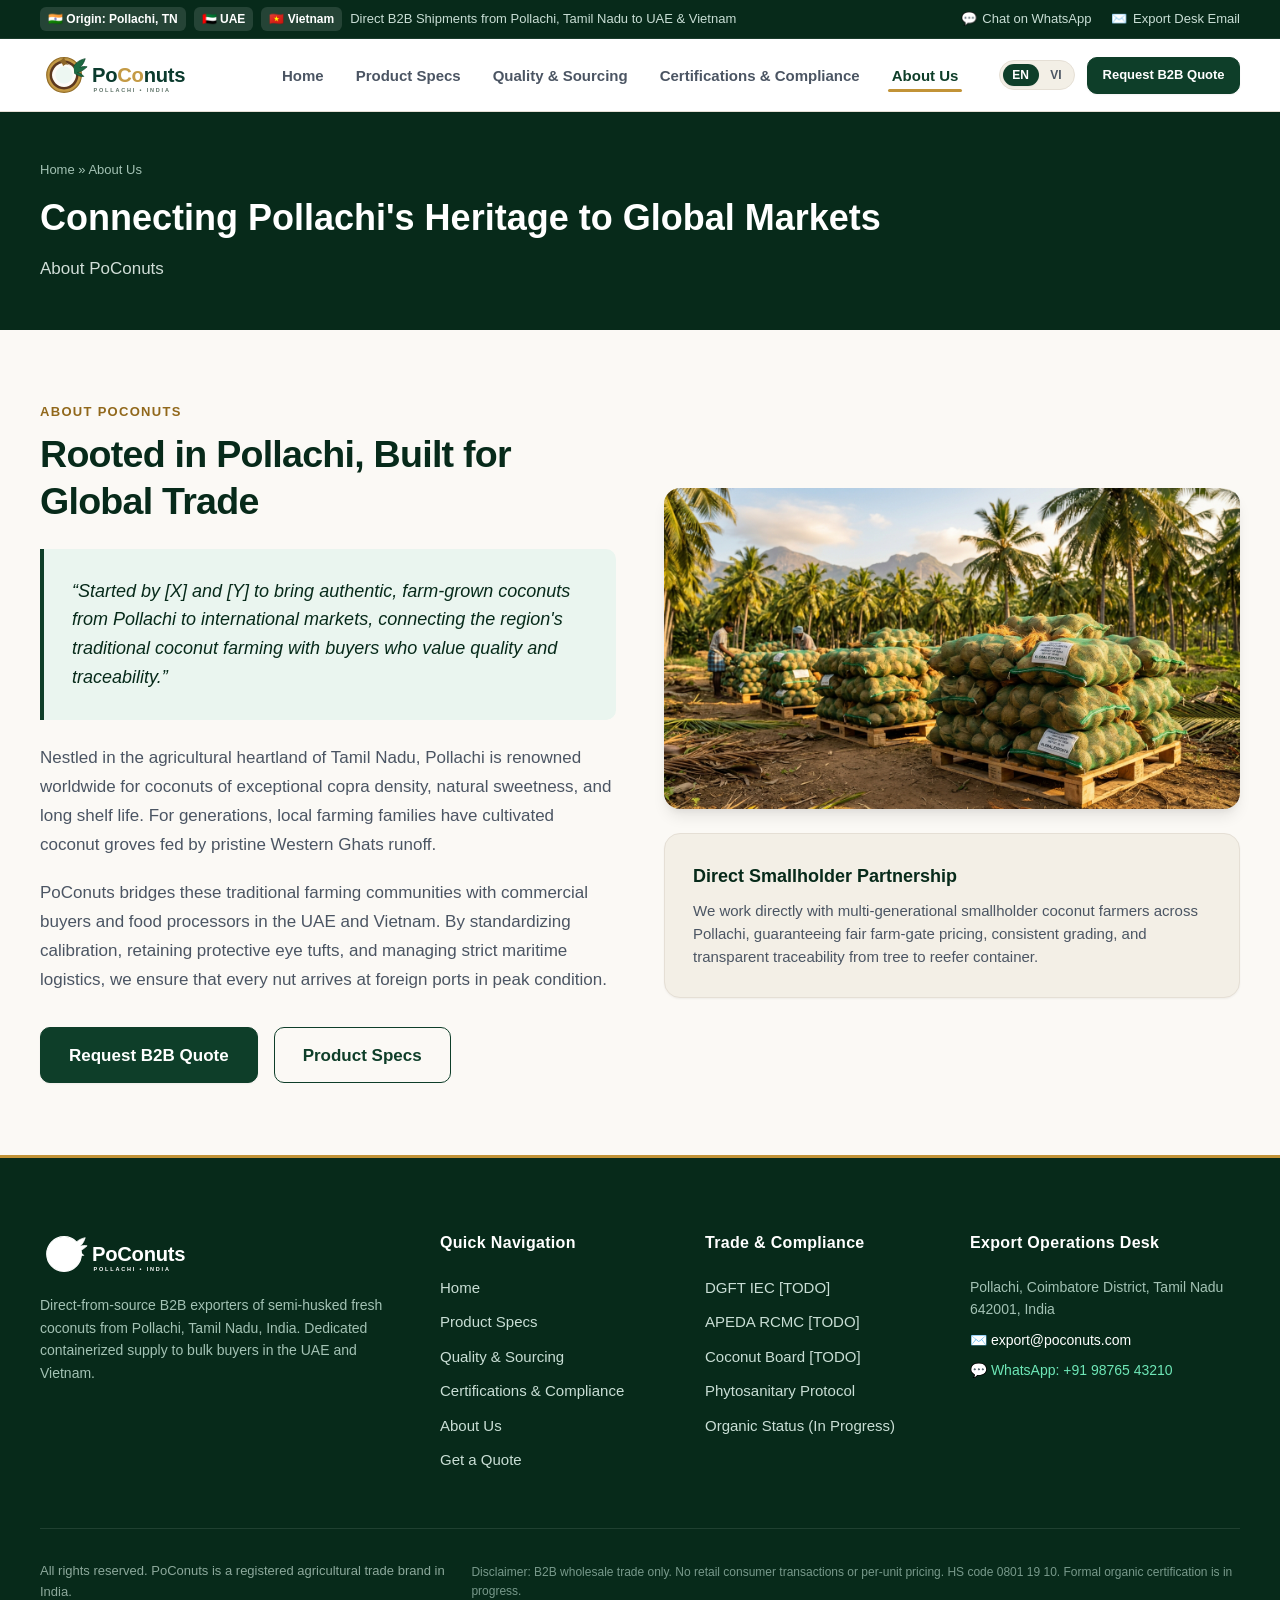
<file: about.html>
<!DOCTYPE html>
<html lang="en">
<head>
  <meta charset="UTF-8">
  <meta name="viewport" content="width=device-width, initial-scale=1.0">
  <title data-i18n-title="aboutSubtitle">About Us | PoConuts Pollachi Coconut Exports</title>
  <meta name="description" content="Learn about PoConuts: connecting Pollachi's traditional coconut farmers with international bulk buyers and commercial food processors in the UAE and Vietnam.">
  <link rel="icon" type="image/svg+xml" href="assets/logo-icon.svg">
  <link rel="stylesheet" href="css/styles.css">
</head>
<body>

  <!-- Top Global Announcement Bar -->
  <div class="top-bar">
    <div class="container top-bar-inner">
      <div class="top-bar-notice">
        <span class="badge-country">🇮🇳 Origin: Pollachi, TN</span>
        <span class="badge-country">🇦🇪 UAE</span>
        <span class="badge-country">🇻🇳 Vietnam</span>
        <span data-i18n="topNotice">Direct B2B Shipments from Pollachi, Tamil Nadu to UAE &amp; Vietnam</span>
      </div>
      <div class="top-bar-links">
        <a href="https://wa.me/919876543210" target="_blank" rel="noopener">
          <span>💬</span> <span data-i18n="whatsappUs">Chat on WhatsApp</span>
        </a>
        <a href="mailto:export@poconuts.com">
          <span>✉️</span> <span data-i18n="emailUs">export@poconuts.com</span>
        </a>
      </div>
    </div>
  </div>

  <!-- Header -->
  <header class="site-header">
    <div class="container header-inner">
      <a href="index.html" class="brand-logo" aria-label="PoConuts Home">
        <img src="assets/logo.svg" alt="PoConuts Logo" width="180" height="48">
      </a>

      <ul class="nav-menu">
        <li><a href="index.html" class="nav-link" data-i18n="navHome">Home</a></li>
        <li><a href="specs.html" class="nav-link" data-i18n="navSpecs">Product Specs</a></li>
        <li><a href="quality.html" class="nav-link" data-i18n="navQuality">Quality &amp; Sourcing</a></li>
        <li><a href="compliance.html" class="nav-link" data-i18n="navCompliance">Certifications &amp; Compliance</a></li>
        <li><a href="about.html" class="nav-link active" data-i18n="navAbout">About Us</a></li>
      </ul>

      <div class="header-actions">
        <div class="lang-switcher" aria-label="Language Selector">
          <button type="button" class="lang-btn active" data-lang="en">EN</button>
          <button type="button" class="lang-btn" data-lang="vi">VI</button>
        </div>
        <a href="quote.html" class="btn btn-primary btn-sm" data-i18n="requestQuoteBtn">Request B2B Quote</a>
        <button type="button" class="mobile-nav-toggle" aria-label="Toggle navigation menu">
          <span></span>
          <span></span>
          <span></span>
        </button>
      </div>
    </div>
  </header>

  <!-- Mobile Drawer -->
  <div class="mobile-drawer-overlay"></div>
  <aside class="mobile-drawer" aria-label="Mobile Navigation">
    <div class="mobile-drawer-head">
      <img src="assets/logo.svg" alt="PoConuts" width="150" height="40">
      <button type="button" class="mobile-drawer-close" aria-label="Close menu">&times;</button>
    </div>
    <ul class="mobile-drawer-nav">
      <li><a href="index.html" data-i18n="navHome">Home</a></li>
      <li><a href="specs.html" data-i18n="navSpecs">Product Specs</a></li>
      <li><a href="quality.html" data-i18n="navQuality">Quality &amp; Sourcing</a></li>
      <li><a href="compliance.html" data-i18n="navCompliance">Certifications &amp; Compliance</a></li>
      <li><a href="about.html" class="active" data-i18n="navAbout">About Us</a></li>
      <li><a href="quote.html" data-i18n="navQuote">Get a Quote</a></li>
    </ul>
    <div style="margin-top: auto; padding-top: 1.5rem; border-top: 1px solid var(--color-border-subtle);">
      <div style="display: flex; justify-content: space-between; align-items: center; margin-bottom: 1rem;">
        <span style="font-size: 0.875rem; font-weight: 700; color: var(--color-text-muted);">Language / Ngôn ngữ:</span>
        <div class="lang-switcher">
          <button type="button" class="lang-btn active" data-lang="en">EN</button>
          <button type="button" class="lang-btn" data-lang="vi">VI</button>
        </div>
      </div>
      <a href="quote.html" class="btn btn-primary" style="width: 100%;" data-i18n="requestQuoteBtn">Request B2B Quote</a>
    </div>
  </aside>

  <!-- Banner -->
  <section style="background: var(--color-primary-dark); color: #ffffff; padding: 3rem 0;">
    <div class="container">
      <div style="font-size: 0.8125rem; color: #a3c2b4; margin-bottom: 0.5rem;">
        <a href="index.html" style="color: #a3c2b4;">Home</a> &raquo; <span data-i18n="navAbout">About Us</span>
      </div>
      <h1 style="font-size: 2.25rem; font-weight: 800;" data-i18n="aboutTitle">Connecting Pollachi's Heritage to Global Markets</h1>
      <p style="color: #d1ded8; font-size: 1.0625rem; max-width: 720px; margin-top: 0.5rem;" data-i18n="aboutSubtitle">
        Direct B2B commodity bridge connecting Tamil Nadu's coconut heartland with bulk buyers in the UAE and Vietnam.
      </p>
    </div>
  </section>

  <!-- Main Content -->
  <main class="section">
    <div class="container">
      <div class="about-grid">
        <div>
          <div class="section-subtitle" data-i18n="aboutSubtitle">About PoConuts</div>
          <h2 class="section-title">Rooted in Pollachi, Built for Global Trade</h2>

          <!-- Core Founder Quote verbatim from brief -->
          <div class="founder-quote-card">
            <span data-i18n="founderQuote">
              “Started by [X] and [Y] to bring authentic, farm-grown coconuts from Pollachi to international markets, connecting the region's traditional coconut farming with buyers who value quality and traceability.”
            </span>
          </div>

          <p style="color: var(--color-text-muted); font-size: 1.0625rem; line-height: 1.7; margin-bottom: 1.25rem;" data-i18n="aboutP1">
            Nestled in the agricultural heartland of Tamil Nadu, Pollachi is renowned worldwide for coconuts of exceptional copra density, natural sweetness, and long shelf life. For generations, local farming families have cultivated coconut groves fed by pristine Western Ghats runoff.
          </p>
          <p style="color: var(--color-text-muted); font-size: 1.0625rem; line-height: 1.7; margin-bottom: 2rem;" data-i18n="aboutP2">
            PoConuts bridges these traditional farming communities with commercial buyers and food processors in the UAE and Vietnam. By standardizing calibration, retaining protective eye tufts, and managing strict maritime logistics, we ensure that every nut arrives at foreign ports in peak condition.
          </p>

          <div style="display: flex; gap: 1rem; flex-wrap: wrap;">
            <a href="quote.html" class="btn btn-primary btn-lg" data-i18n="requestQuoteBtn">Request B2B Quote &rarr;</a>
            <a href="specs.html" class="btn btn-outline btn-lg" data-i18n="specsBtn">View Product Specs</a>
          </div>
        </div>

        <div>
          <div style="border-radius: var(--radius-lg); overflow: hidden; box-shadow: var(--shadow-lg); margin-bottom: 1.5rem;">
            <img src="assets/images/hero-pollachi.jpg" alt="Pollachi coconut plantation and harvest" style="width: 100%;">
          </div>

          <div class="feature-card" style="background: var(--color-bg-alt);">
            <h4 style="font-size: 1.125rem; font-weight: 700; color: var(--color-primary-dark); margin-bottom: 0.5rem;">
              Direct Smallholder Partnership
            </h4>
            <p style="font-size: 0.9375rem; color: var(--color-text-muted); margin: 0;">
              We work directly with multi-generational smallholder coconut farmers across Pollachi, guaranteeing fair farm-gate pricing, consistent grading, and transparent traceability from tree to reefer container.
            </p>
          </div>
        </div>
      </div>
    </div>
  </main>

  <!-- Global Footer -->
  <footer class="site-footer">
    <div class="container">
      <div class="footer-grid">
        <div class="footer-col">
          <a href="index.html" class="brand-logo" style="margin-bottom: 1rem;">
            <img src="assets/logo.svg" alt="PoConuts" width="160" height="42" style="filter: brightness(0) invert(1);">
          </a>
          <p style="color: #a3c2b4; font-size: 0.875rem; line-height: 1.6; margin-bottom: 1.25rem;" data-i18n="footerAbout">
            Direct-from-source B2B exporters of semi-husked fresh coconuts from Pollachi, Tamil Nadu, India. Dedicated containerized supply to bulk buyers in the UAE and Vietnam.
          </p>
        </div>

        <div class="footer-col">
          <h4 data-i18n="footerNavHead">Quick Navigation</h4>
          <ul class="footer-links">
            <li><a href="index.html" data-i18n="navHome">Home</a></li>
            <li><a href="specs.html" data-i18n="navSpecs">Product Specs</a></li>
            <li><a href="quality.html" data-i18n="navQuality">Quality &amp; Sourcing</a></li>
            <li><a href="compliance.html" data-i18n="navCompliance">Certifications &amp; Compliance</a></li>
            <li><a href="about.html" data-i18n="navAbout">About Us</a></li>
            <li><a href="quote.html" data-i18n="navQuote">Get a Quote</a></li>
          </ul>
        </div>

        <div class="footer-col">
          <h4 data-i18n="footerComplianceHead">Trade &amp; Compliance</h4>
          <ul class="footer-links">
            <li><a href="compliance.html">DGFT IEC [TODO]</a></li>
            <li><a href="compliance.html">APEDA RCMC [TODO]</a></li>
            <li><a href="compliance.html">Coconut Board [TODO]</a></li>
            <li><a href="compliance.html">Phytosanitary Protocol</a></li>
            <li><a href="compliance.html">Organic Status (In Progress)</a></li>
          </ul>
        </div>

        <div class="footer-col">
          <h4 data-i18n="footerContactHead">Export Operations Desk</h4>
          <p style="color: #a3c2b4; font-size: 0.875rem; margin-bottom: 0.5rem;" data-i18n="footerOrigin">
            📍 Pollachi, Coimbatore District, Tamil Nadu 642001, India
          </p>
          <p style="color: #a3c2b4; font-size: 0.875rem; margin-bottom: 0.5rem;">
            ✉️ <a href="mailto:export@poconuts.com" style="color: #ffffff;">export@poconuts.com</a>
          </p>
          <p style="color: #a3c2b4; font-size: 0.875rem; margin-bottom: 1rem;">
            💬 <a href="https://wa.me/919876543210" target="_blank" rel="noopener" style="color: #6ee7b7;">WhatsApp: +91 98765 43210</a>
          </p>
        </div>
      </div>

      <div class="footer-bottom">
        <div data-i18n="footerRights">&copy; 2026 PoConuts. All rights reserved. Registered agricultural trade brand in India.</div>
        <div data-i18n="footerDisclaimer" style="font-size: 0.75rem; color: #78998b;">
          Disclaimer: B2B wholesale trade only. No retail consumer transactions or per-unit pricing. HS code 0801 19 10. Formal organic certification is in progress.
        </div>
      </div>
    </div>
  </footer>

  <!-- Mobile Sticky Bottom Bar -->
  <div class="mobile-sticky-bar">
    <a href="https://wa.me/919876543210" target="_blank" rel="noopener" class="btn btn-outline btn-sm" style="flex: 0 0 45px; padding: 0.5rem;" aria-label="WhatsApp">
      💬
    </a>
    <a href="quote.html" class="btn btn-gold btn-sm" data-i18n="requestQuoteBtn">Request B2B Quote</a>
  </div>

  <script src="js/translations.js"></script>
  <script src="js/main.js"></script>
</body>
</html>
</file>
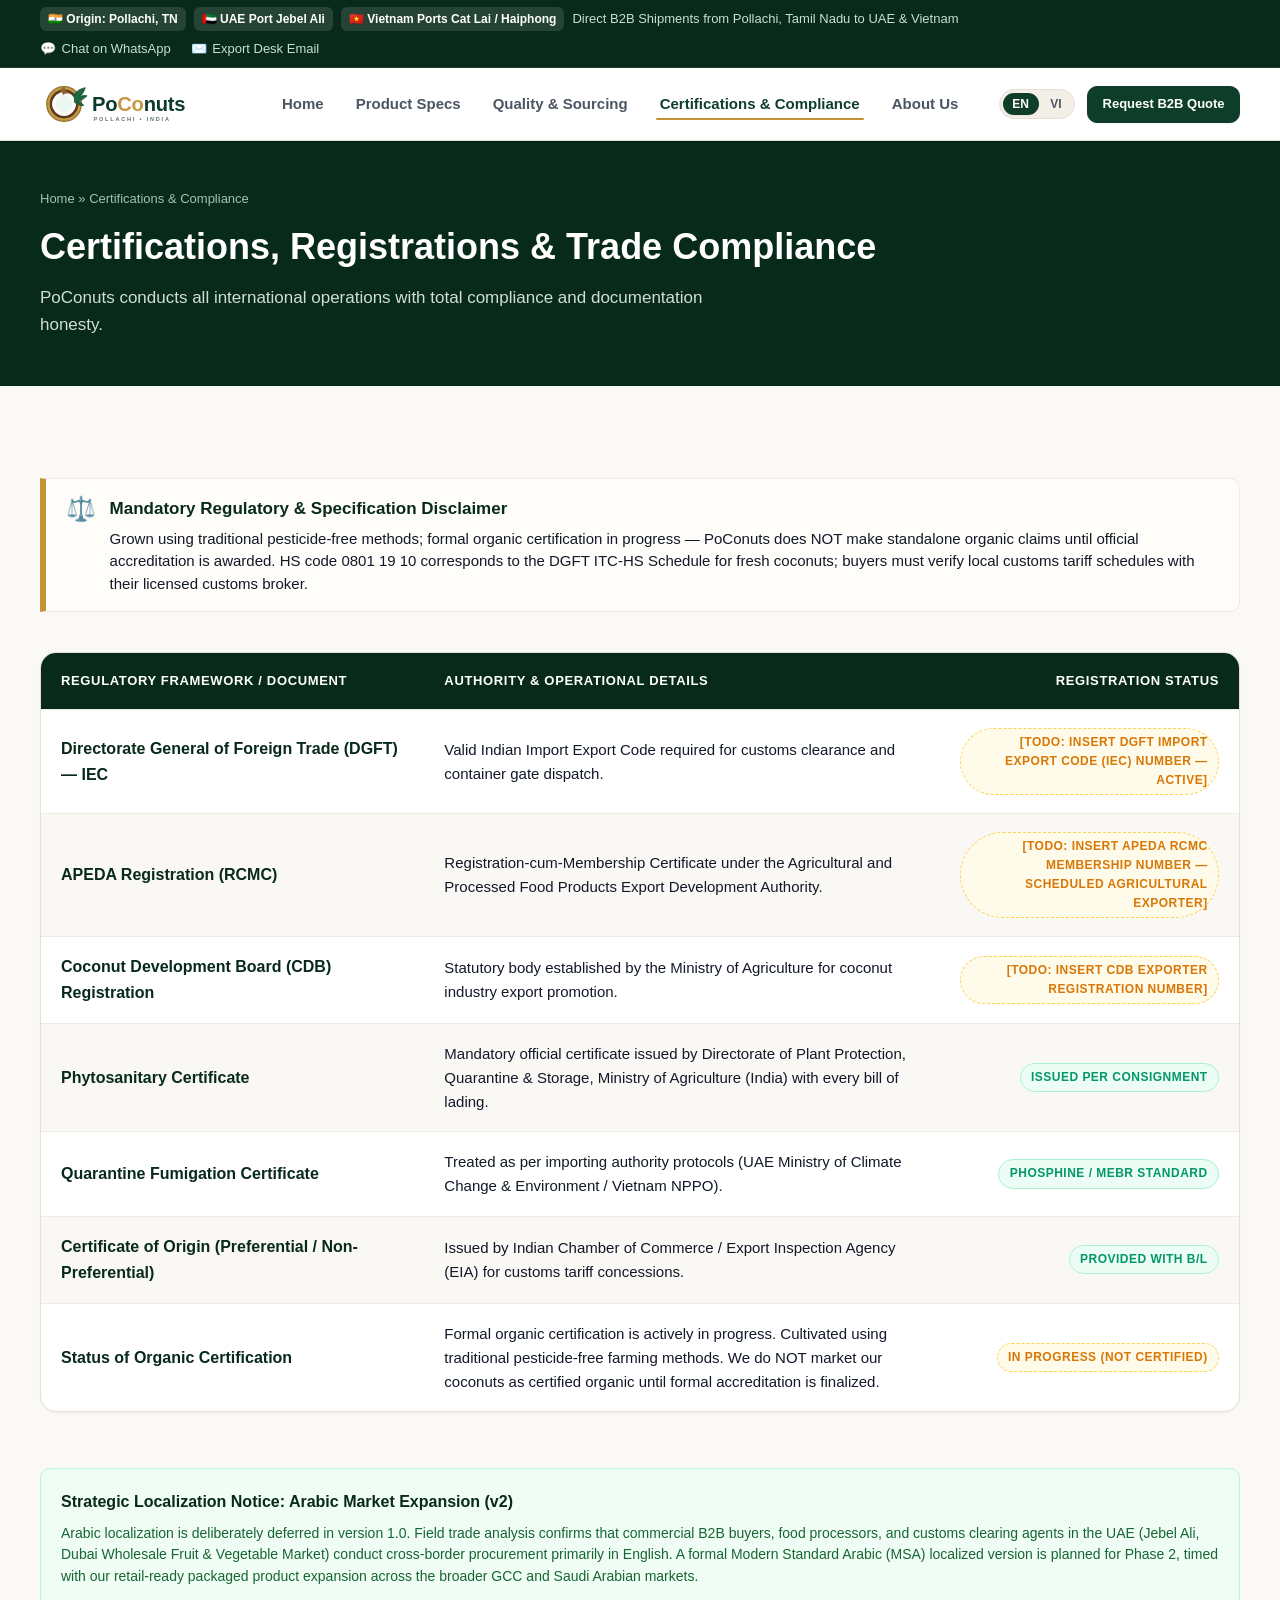
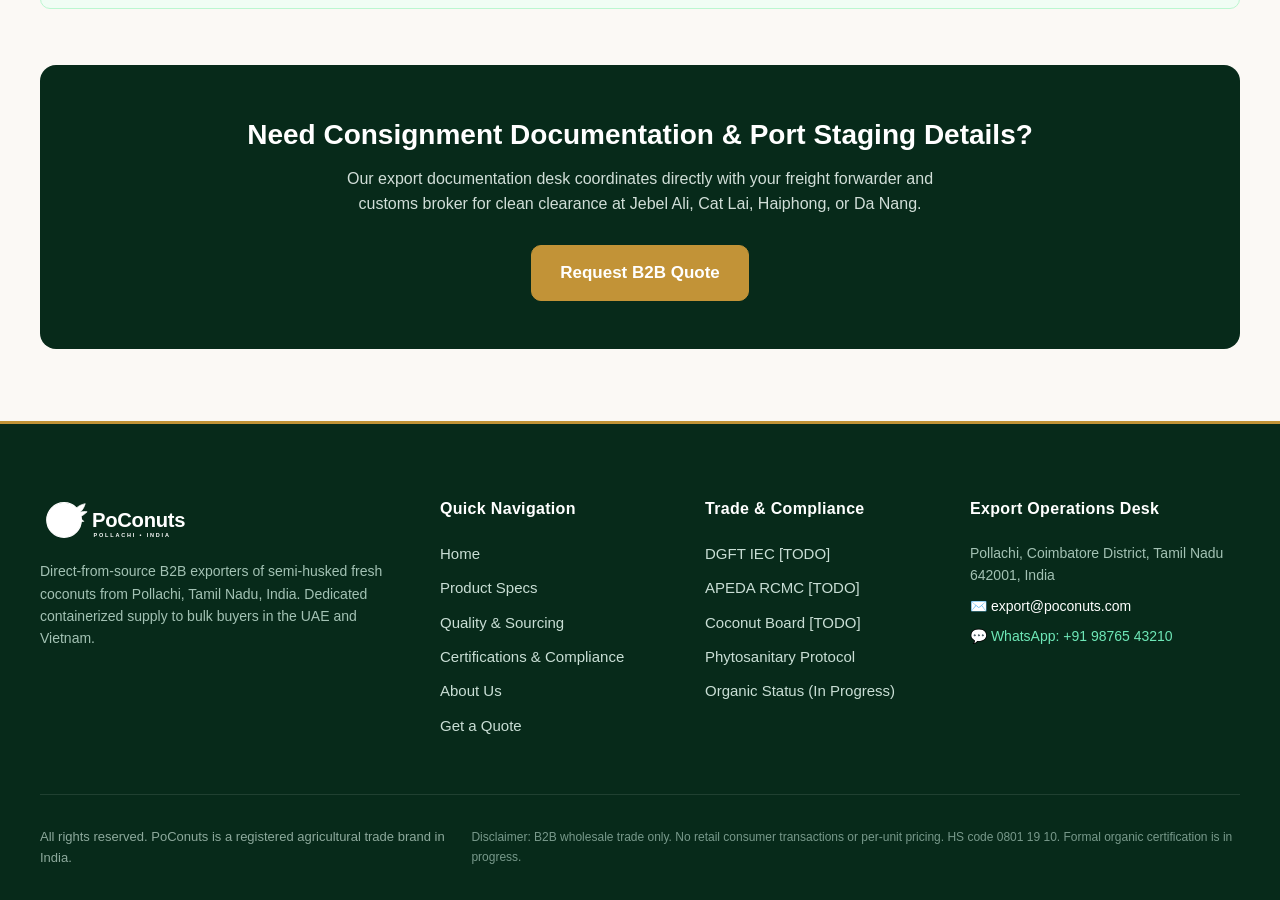
<file: compliance.html>
<!DOCTYPE html>
<html lang="en">
<head>
  <meta charset="UTF-8">
  <meta name="viewport" content="width=device-width, initial-scale=1.0">
  <title data-i18n-title="complianceTitle">Certifications &amp; Compliance | PoConuts Pollachi Coconut Exports</title>
  <meta name="description" content="Transparent export compliance, DGFT IEC, APEDA registration placeholders, phytosanitary standards, and honest organic certification status for PoConuts.">
  <link rel="icon" type="image/svg+xml" href="assets/logo-icon.svg">
  <link rel="stylesheet" href="css/styles.css">
</head>
<body>

  <!-- Top Global Announcement Bar -->
  <div class="top-bar">
    <div class="container top-bar-inner">
      <div class="top-bar-notice">
        <span class="badge-country">🇮🇳 Origin: Pollachi, TN</span>
        <span class="badge-country">🇦🇪 UAE Port Jebel Ali</span>
        <span class="badge-country">🇻🇳 Vietnam Ports Cat Lai / Haiphong</span>
        <span data-i18n="topNotice">Direct B2B Shipments from Pollachi, Tamil Nadu to UAE &amp; Vietnam</span>
      </div>
      <div class="top-bar-links">
        <a href="https://wa.me/919876543210" target="_blank" rel="noopener">
          <span>💬</span> <span data-i18n="whatsappUs">Chat on WhatsApp</span>
        </a>
        <a href="mailto:export@poconuts.com">
          <span>✉️</span> <span data-i18n="emailUs">export@poconuts.com</span>
        </a>
      </div>
    </div>
  </div>

  <!-- Header -->
  <header class="site-header">
    <div class="container header-inner">
      <a href="index.html" class="brand-logo" aria-label="PoConuts Home">
        <img src="assets/logo.svg" alt="PoConuts Logo" width="180" height="48">
      </a>

      <ul class="nav-menu">
        <li><a href="index.html" class="nav-link" data-i18n="navHome">Home</a></li>
        <li><a href="specs.html" class="nav-link" data-i18n="navSpecs">Product Specs</a></li>
        <li><a href="quality.html" class="nav-link" data-i18n="navQuality">Quality &amp; Sourcing</a></li>
        <li><a href="compliance.html" class="nav-link active" data-i18n="navCompliance">Certifications &amp; Compliance</a></li>
        <li><a href="about.html" class="nav-link" data-i18n="navAbout">About Us</a></li>
      </ul>

      <div class="header-actions">
        <div class="lang-switcher" aria-label="Language Selector">
          <button type="button" class="lang-btn active" data-lang="en">EN</button>
          <button type="button" class="lang-btn" data-lang="vi">VI</button>
        </div>
        <a href="quote.html" class="btn btn-primary btn-sm" data-i18n="requestQuoteBtn">Request B2B Quote</a>
        <button type="button" class="mobile-nav-toggle" aria-label="Toggle navigation menu">
          <span></span>
          <span></span>
          <span></span>
        </button>
      </div>
    </div>
  </header>

  <!-- Mobile Drawer -->
  <div class="mobile-drawer-overlay"></div>
  <aside class="mobile-drawer" aria-label="Mobile Navigation">
    <div class="mobile-drawer-head">
      <img src="assets/logo.svg" alt="PoConuts" width="150" height="40">
      <button type="button" class="mobile-drawer-close" aria-label="Close menu">&times;</button>
    </div>
    <ul class="mobile-drawer-nav">
      <li><a href="index.html" data-i18n="navHome">Home</a></li>
      <li><a href="specs.html" data-i18n="navSpecs">Product Specs</a></li>
      <li><a href="quality.html" data-i18n="navQuality">Quality &amp; Sourcing</a></li>
      <li><a href="compliance.html" class="active" data-i18n="navCompliance">Certifications &amp; Compliance</a></li>
      <li><a href="about.html" data-i18n="navAbout">About Us</a></li>
      <li><a href="quote.html" data-i18n="navQuote">Get a Quote</a></li>
    </ul>
    <div style="margin-top: auto; padding-top: 1.5rem; border-top: 1px solid var(--color-border-subtle);">
      <div style="display: flex; justify-content: space-between; align-items: center; margin-bottom: 1rem;">
        <span style="font-size: 0.875rem; font-weight: 700; color: var(--color-text-muted);">Language / Ngôn ngữ:</span>
        <div class="lang-switcher">
          <button type="button" class="lang-btn active" data-lang="en">EN</button>
          <button type="button" class="lang-btn" data-lang="vi">VI</button>
        </div>
      </div>
      <a href="quote.html" class="btn btn-primary" style="width: 100%;" data-i18n="requestQuoteBtn">Request B2B Quote</a>
    </div>
  </aside>

  <!-- Banner -->
  <section style="background: var(--color-primary-dark); color: #ffffff; padding: 3rem 0;">
    <div class="container">
      <div style="font-size: 0.8125rem; color: #a3c2b4; margin-bottom: 0.5rem;">
        <a href="index.html" style="color: #a3c2b4;">Home</a> &raquo; <span data-i18n="navCompliance">Certifications &amp; Compliance</span>
      </div>
      <h1 style="font-size: 2.25rem; font-weight: 800;" data-i18n="complianceTitle">Certifications, Registrations &amp; Trade Compliance</h1>
      <p style="color: #d1ded8; font-size: 1.0625rem; max-width: 720px; margin-top: 0.5rem;" data-i18n="complianceDesc">
        PoConuts conducts all international operations with total compliance and documentation honesty.
      </p>
    </div>
  </section>

  <!-- Main Content -->
  <main class="section">
    <div class="container">
      <!-- Honest Compliance Callout Box -->
      <div class="compliance-callout" style="border-left-width: 6px; margin-bottom: 2.5rem;">
        <div class="compliance-callout-icon" style="font-size: 1.5rem;">⚖️</div>
        <div class="compliance-callout-content">
          <h4 style="font-size: 1.0625rem; color: var(--color-primary-dark);" data-i18n="regulatoryNoticeTitle">
            Our Truthful Compliance Commitment
          </h4>
          <p style="font-size: 0.9375rem; color: var(--color-text-main); margin-top: 0.35rem;" data-i18n="regulatoryNoticeText">
            Grown using traditional pesticide-free methods; formal organic certification in progress — PoConuts does NOT make standalone organic claims until official accreditation is awarded. HS code 0801 19 10 corresponds to the DGFT ITC-HS Schedule for fresh coconuts; buyers must verify local customs tariff schedules with their licensed customs broker.
          </p>
        </div>
      </div>

      <!-- Compliance Table -->
      <div class="spec-table-wrap" style="margin-bottom: 3.5rem;">
        <table class="spec-table">
          <thead>
            <tr>
              <th>Regulatory Framework / Document</th>
              <th>Authority &amp; Operational Details</th>
              <th style="text-align: right;">Registration Status</th>
            </tr>
          </thead>
          <tbody>
            <tr>
              <td data-i18n="compIec">Directorate General of Foreign Trade (DGFT) — IEC</td>
              <td>Valid Indian Import Export Code required for customs clearance and container gate dispatch.</td>
              <td><span class="badge badge-todo" data-i18n="compIecVal">[TODO: Insert DGFT IEC Number — Active]</span></td>
            </tr>
            <tr>
              <td data-i18n="compApeda">APEDA Registration (RCMC)</td>
              <td>Registration-cum-Membership Certificate under the Agricultural and Processed Food Products Export Development Authority.</td>
              <td><span class="badge badge-todo" data-i18n="compApedaVal">[TODO: Insert APEDA RCMC Number]</span></td>
            </tr>
            <tr>
              <td data-i18n="compCdb">Coconut Development Board (CDB) Registration</td>
              <td>Statutory body established by the Ministry of Agriculture for coconut industry export promotion.</td>
              <td><span class="badge badge-todo" data-i18n="compCdbVal">[TODO: Insert CDB Exporter Registration Number]</span></td>
            </tr>
            <tr>
              <td data-i18n="compPhyto">Phytosanitary Certificate</td>
              <td data-i18n="compPhytoVal">Mandatory official certificate issued by Directorate of Plant Protection, Quarantine &amp; Storage, Ministry of Agriculture (India) with every bill of lading.</td>
              <td><span class="badge badge-verified">Issued per Consignment</span></td>
            </tr>
            <tr>
              <td data-i18n="compFumigation">Quarantine Fumigation Certificate</td>
              <td data-i18n="compFumigationVal">Treated as per importing authority protocols (UAE Ministry of Climate Change &amp; Environment / Vietnam NPPO).</td>
              <td><span class="badge badge-verified">Phosphine / MeBr Standard</span></td>
            </tr>
            <tr>
              <td data-i18n="compCoo">Certificate of Origin (Preferential / Non-Preferential)</td>
              <td data-i18n="compCooVal">Issued by Indian Chamber of Commerce / Export Inspection Agency (EIA) for customs tariff concessions.</td>
              <td><span class="badge badge-verified">Provided with B/L</span></td>
            </tr>
            <tr>
              <td data-i18n="compOrganicNote">Status of Organic Certification</td>
              <td data-i18n="compOrganicVal">Formal organic certification is actively in progress. Cultivated using traditional pesticide-free farming methods. We do NOT market our coconuts as certified organic until formal accreditation is finalized.</td>
              <td><span class="badge badge-todo">In Progress (Not Certified)</span></td>
            </tr>
          </tbody>
        </table>
      </div>

      <!-- Strategic Localization Notice (Arabic Market Expansion v2) -->
      <div class="arabic-decision-note" style="margin-bottom: 3.5rem;">
        <h4 data-i18n="arabicNoteTitle">
          <span>🌐</span> Strategic Localization Notice: Arabic Market Expansion (v2)
        </h4>
        <p data-i18n="arabicNoteBody">
          Arabic localization is deliberately deferred in version 1.0. Field trade analysis confirms that commercial B2B buyers, food processors, and customs clearing agents in the UAE (Jebel Ali, Dubai Wholesale Fruit &amp; Vegetable Market) conduct cross-border procurement primarily in English. A formal Modern Standard Arabic (MSA) localized version is planned for Phase 2, timed with our retail-ready packaged product expansion across the broader GCC and Saudi Arabian markets.
        </p>
      </div>

      <!-- Call to Action Banner -->
      <div style="background: var(--color-primary-dark); color: #ffffff; border-radius: var(--radius-lg); padding: 3rem 2rem; text-align: center;">
        <h3 style="font-size: 1.75rem; font-weight: 800; margin-bottom: 0.5rem; color: #ffffff;">
          Need Consignment Documentation &amp; Port Staging Details?
        </h3>
        <p style="color: #d1ded8; max-width: 650px; margin: 0 auto 1.75rem; font-size: 1rem;">
          Our export documentation desk coordinates directly with your freight forwarder and customs broker for clean clearance at Jebel Ali, Cat Lai, Haiphong, or Da Nang.
        </p>
        <a href="quote.html" class="btn btn-gold btn-lg" data-i18n="requestQuoteBtn">Request B2B Quote &rarr;</a>
      </div>
    </div>
  </main>

  <!-- Global Footer -->
  <footer class="site-footer">
    <div class="container">
      <div class="footer-grid">
        <div class="footer-col">
          <a href="index.html" class="brand-logo" style="margin-bottom: 1rem;">
            <img src="assets/logo.svg" alt="PoConuts" width="160" height="42" style="filter: brightness(0) invert(1);">
          </a>
          <p style="color: #a3c2b4; font-size: 0.875rem; line-height: 1.6; margin-bottom: 1.25rem;" data-i18n="footerAbout">
            Direct-from-source B2B exporters of semi-husked fresh coconuts from Pollachi, Tamil Nadu, India. Dedicated containerized supply to bulk buyers in the UAE and Vietnam.
          </p>
        </div>

        <div class="footer-col">
          <h4 data-i18n="footerNavHead">Quick Navigation</h4>
          <ul class="footer-links">
            <li><a href="index.html" data-i18n="navHome">Home</a></li>
            <li><a href="specs.html" data-i18n="navSpecs">Product Specs</a></li>
            <li><a href="quality.html" data-i18n="navQuality">Quality &amp; Sourcing</a></li>
            <li><a href="compliance.html" data-i18n="navCompliance">Certifications &amp; Compliance</a></li>
            <li><a href="about.html" data-i18n="navAbout">About Us</a></li>
            <li><a href="quote.html" data-i18n="navQuote">Get a Quote</a></li>
          </ul>
        </div>

        <div class="footer-col">
          <h4 data-i18n="footerComplianceHead">Trade &amp; Compliance</h4>
          <ul class="footer-links">
            <li><a href="compliance.html">DGFT IEC [TODO]</a></li>
            <li><a href="compliance.html">APEDA RCMC [TODO]</a></li>
            <li><a href="compliance.html">Coconut Board [TODO]</a></li>
            <li><a href="compliance.html">Phytosanitary Protocol</a></li>
            <li><a href="compliance.html">Organic Status (In Progress)</a></li>
          </ul>
        </div>

        <div class="footer-col">
          <h4 data-i18n="footerContactHead">Export Operations Desk</h4>
          <p style="color: #a3c2b4; font-size: 0.875rem; margin-bottom: 0.5rem;" data-i18n="footerOrigin">
            📍 Pollachi, Coimbatore District, Tamil Nadu 642001, India
          </p>
          <p style="color: #a3c2b4; font-size: 0.875rem; margin-bottom: 0.5rem;">
            ✉️ <a href="mailto:export@poconuts.com" style="color: #ffffff;">export@poconuts.com</a>
          </p>
          <p style="color: #a3c2b4; font-size: 0.875rem; margin-bottom: 1rem;">
            💬 <a href="https://wa.me/919876543210" target="_blank" rel="noopener" style="color: #6ee7b7;">WhatsApp: +91 98765 43210</a>
          </p>
        </div>
      </div>

      <div class="footer-bottom">
        <div data-i18n="footerRights">&copy; 2026 PoConuts. All rights reserved. Registered agricultural trade brand in India.</div>
        <div data-i18n="footerDisclaimer" style="font-size: 0.75rem; color: #78998b;">
          Disclaimer: B2B wholesale trade only. No retail consumer transactions or per-unit pricing. HS code 0801 19 10. Formal organic certification is in progress.
        </div>
      </div>
    </div>
  </footer>

  <!-- Mobile Sticky Bottom Bar -->
  <div class="mobile-sticky-bar">
    <a href="https://wa.me/919876543210" target="_blank" rel="noopener" class="btn btn-outline btn-sm" style="flex: 0 0 45px; padding: 0.5rem;" aria-label="WhatsApp">
      💬
    </a>
    <a href="quote.html" class="btn btn-gold btn-sm" data-i18n="requestQuoteBtn">Request B2B Quote</a>
  </div>

  <script src="js/translations.js"></script>
  <script src="js/main.js"></script>
</body>
</html>
</file>
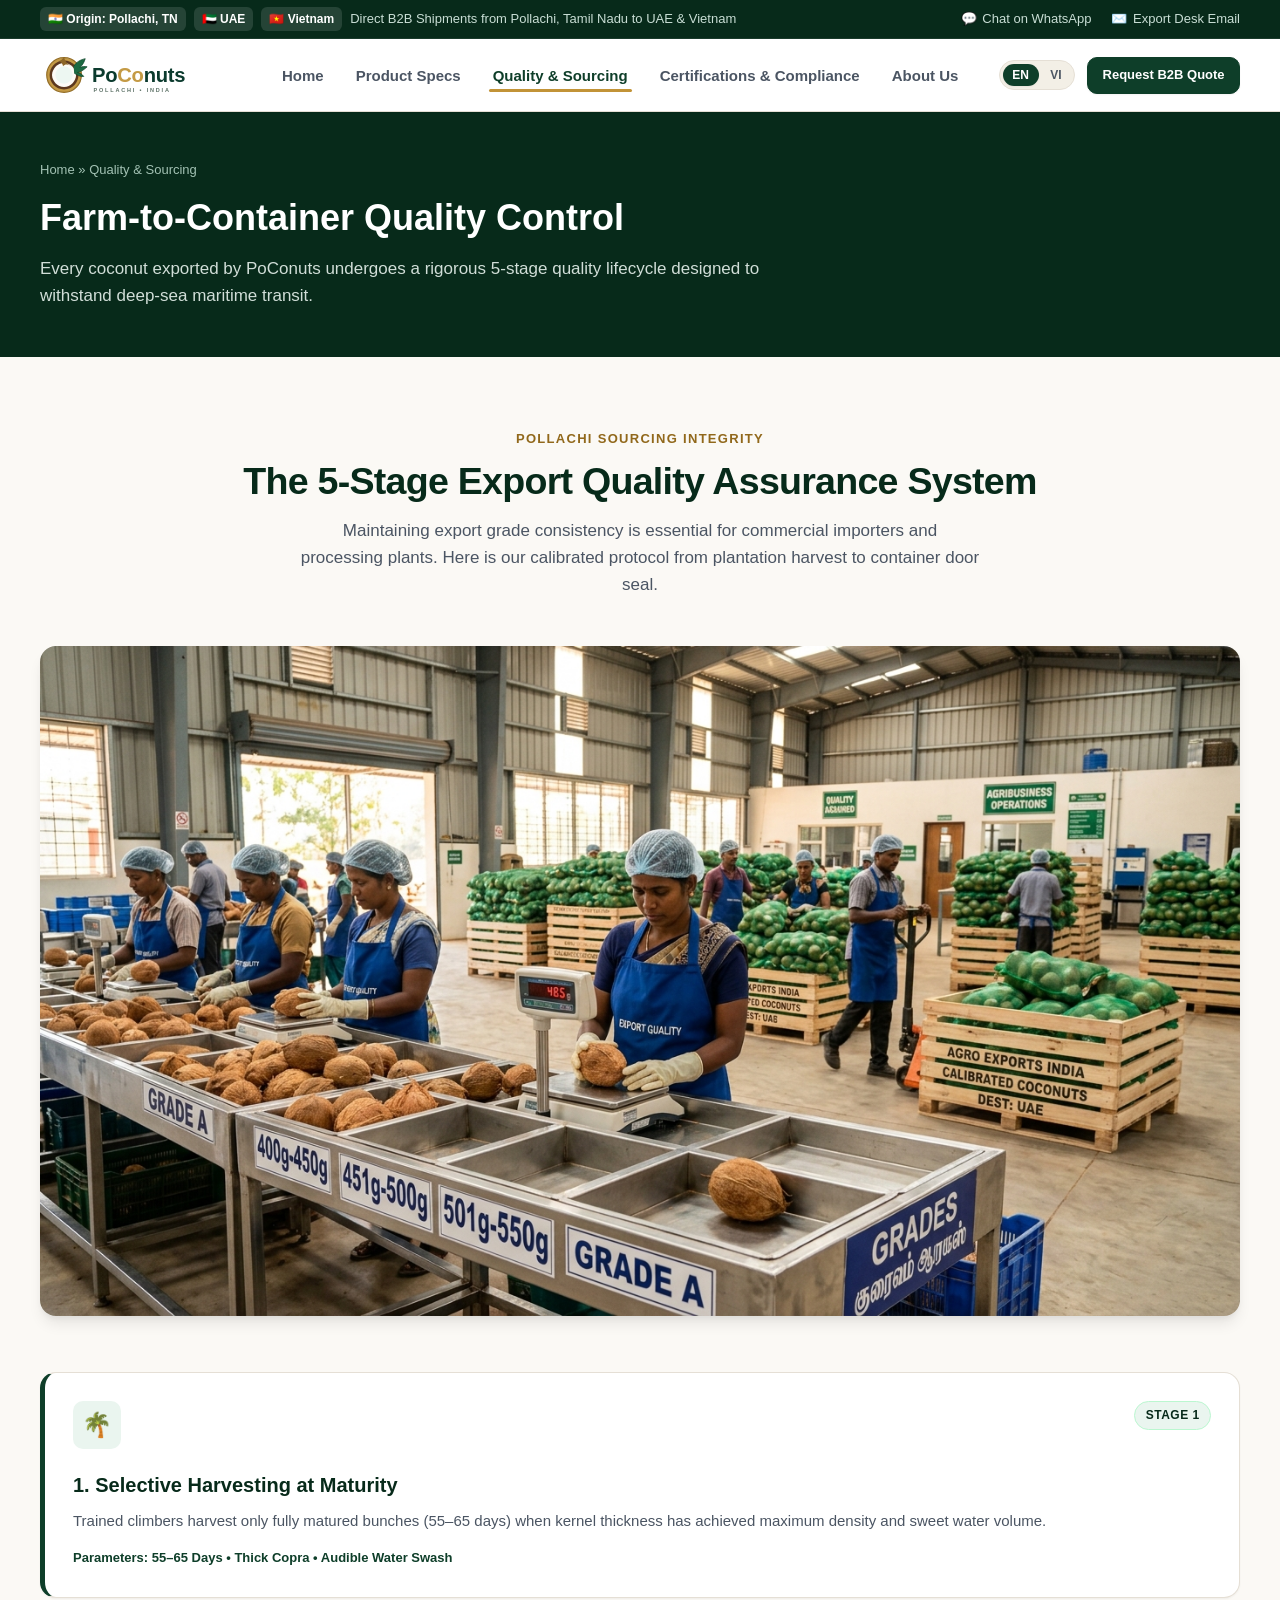
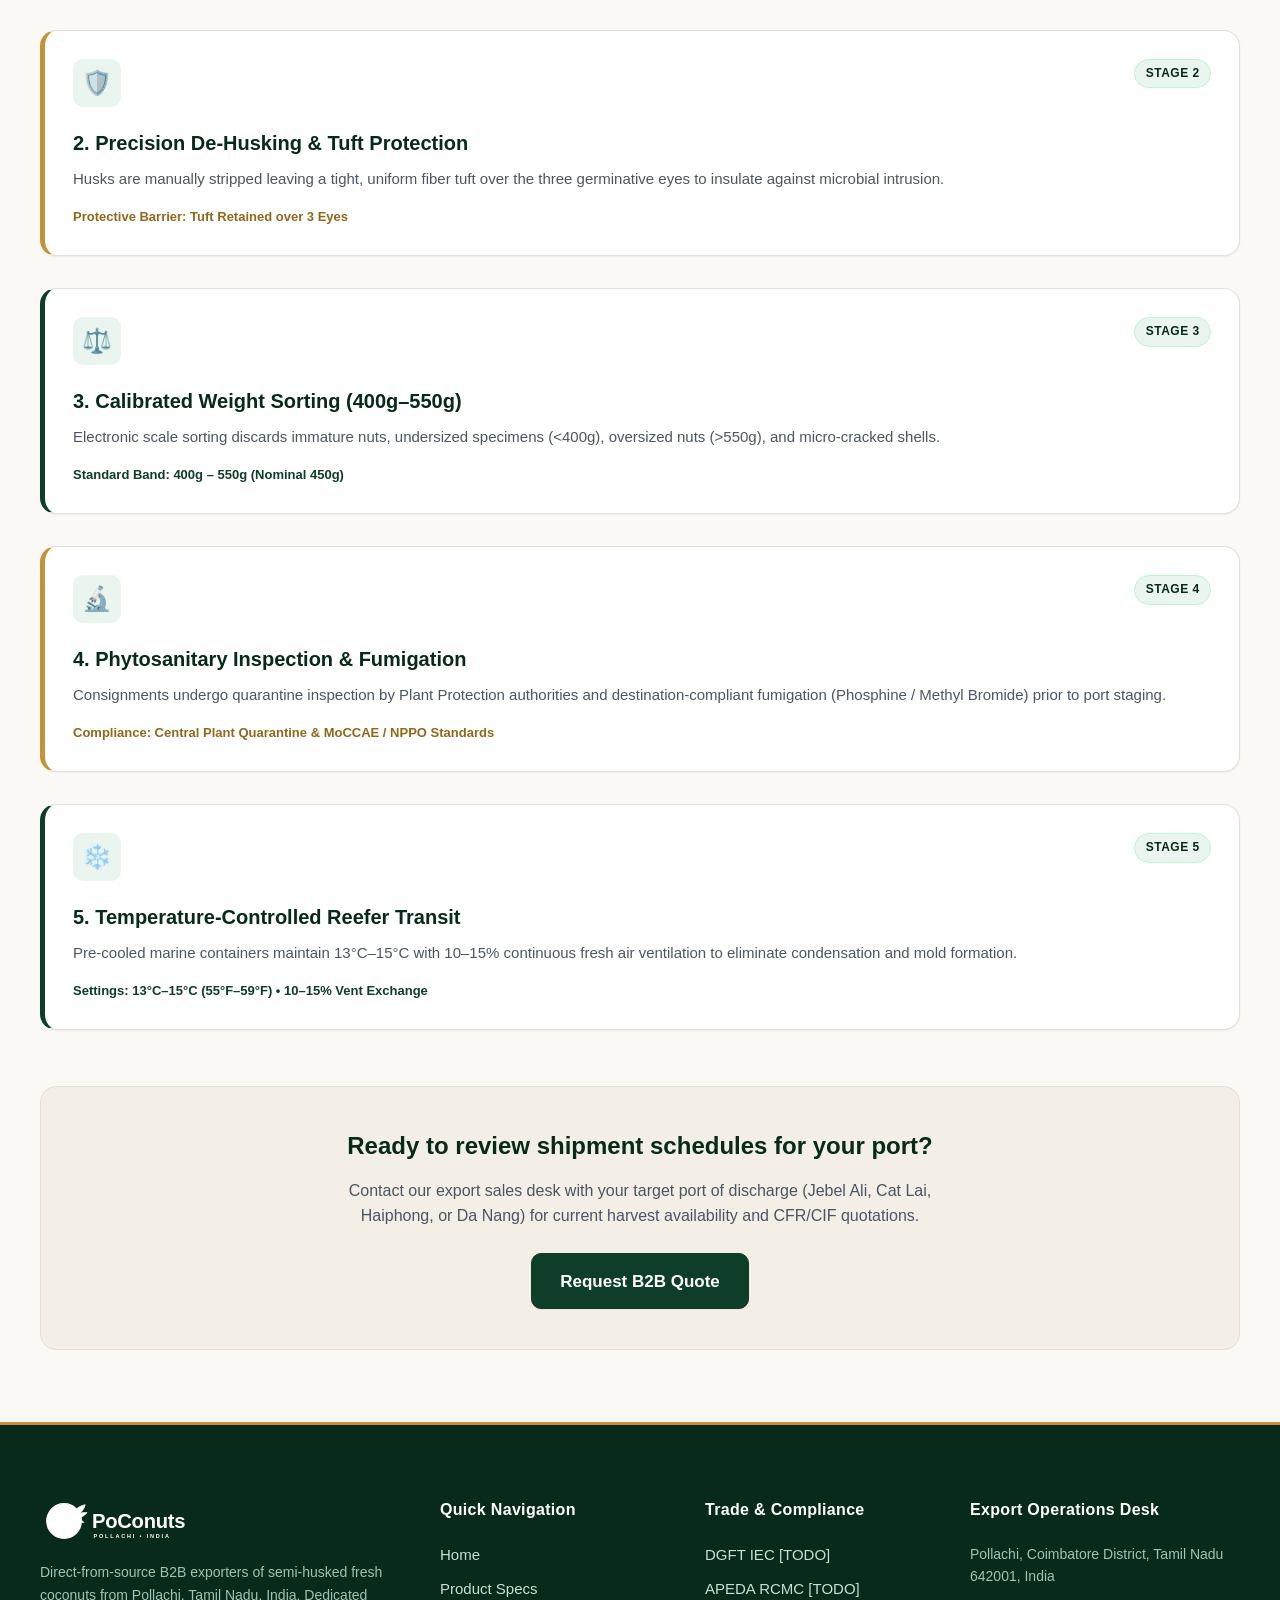
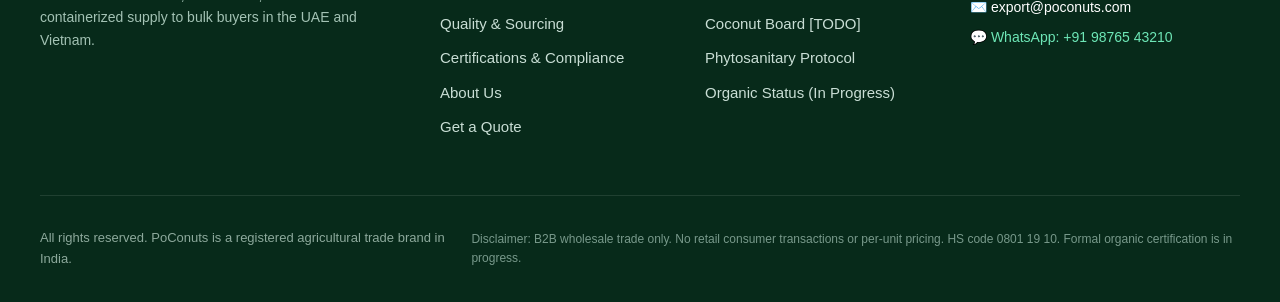
<file: quality.html>
<!DOCTYPE html>
<html lang="en">
<head>
  <meta charset="UTF-8">
  <meta name="viewport" content="width=device-width, initial-scale=1.0">
  <title data-i18n-title="qualityTitle">Quality &amp; Sourcing | Semi-Husked Coconuts from Pollachi | PoConuts</title>
  <meta name="description" content="Discover how PoConuts harvests, sorts, and ships export-grade semi-husked coconuts from Pollachi, Tamil Nadu to international buyers in the UAE and Vietnam.">
  <link rel="icon" type="image/svg+xml" href="assets/logo-icon.svg">
  <link rel="stylesheet" href="css/styles.css">
</head>
<body>

  <!-- Top Global Announcement Bar -->
  <div class="top-bar">
    <div class="container top-bar-inner">
      <div class="top-bar-notice">
        <span class="badge-country">🇮🇳 Origin: Pollachi, TN</span>
        <span class="badge-country">🇦🇪 UAE</span>
        <span class="badge-country">🇻🇳 Vietnam</span>
        <span data-i18n="topNotice">Direct B2B Shipments from Pollachi, Tamil Nadu to UAE &amp; Vietnam</span>
      </div>
      <div class="top-bar-links">
        <a href="https://wa.me/919876543210" target="_blank" rel="noopener">
          <span>💬</span> <span data-i18n="whatsappUs">Chat on WhatsApp</span>
        </a>
        <a href="mailto:export@poconuts.com">
          <span>✉️</span> <span data-i18n="emailUs">export@poconuts.com</span>
        </a>
      </div>
    </div>
  </div>

  <!-- Header -->
  <header class="site-header">
    <div class="container header-inner">
      <a href="index.html" class="brand-logo" aria-label="PoConuts Home">
        <img src="assets/logo.svg" alt="PoConuts Logo" width="180" height="48">
      </a>

      <ul class="nav-menu">
        <li><a href="index.html" class="nav-link" data-i18n="navHome">Home</a></li>
        <li><a href="specs.html" class="nav-link" data-i18n="navSpecs">Product Specs</a></li>
        <li><a href="quality.html" class="nav-link active" data-i18n="navQuality">Quality &amp; Sourcing</a></li>
        <li><a href="compliance.html" class="nav-link" data-i18n="navCompliance">Certifications &amp; Compliance</a></li>
        <li><a href="about.html" class="nav-link" data-i18n="navAbout">About Us</a></li>
      </ul>

      <div class="header-actions">
        <div class="lang-switcher" aria-label="Language Selector">
          <button type="button" class="lang-btn active" data-lang="en">EN</button>
          <button type="button" class="lang-btn" data-lang="vi">VI</button>
        </div>
        <a href="quote.html" class="btn btn-primary btn-sm" data-i18n="requestQuoteBtn">Request B2B Quote</a>
        <button type="button" class="mobile-nav-toggle" aria-label="Toggle navigation menu">
          <span></span>
          <span></span>
          <span></span>
        </button>
      </div>
    </div>
  </header>

  <!-- Mobile Drawer -->
  <div class="mobile-drawer-overlay"></div>
  <aside class="mobile-drawer" aria-label="Mobile Navigation">
    <div class="mobile-drawer-head">
      <img src="assets/logo.svg" alt="PoConuts" width="150" height="40">
      <button type="button" class="mobile-drawer-close" aria-label="Close menu">&times;</button>
    </div>
    <ul class="mobile-drawer-nav">
      <li><a href="index.html" data-i18n="navHome">Home</a></li>
      <li><a href="specs.html" data-i18n="navSpecs">Product Specs</a></li>
      <li><a href="quality.html" class="active" data-i18n="navQuality">Quality &amp; Sourcing</a></li>
      <li><a href="compliance.html" data-i18n="navCompliance">Certifications &amp; Compliance</a></li>
      <li><a href="about.html" data-i18n="navAbout">About Us</a></li>
      <li><a href="quote.html" data-i18n="navQuote">Get a Quote</a></li>
    </ul>
    <div style="margin-top: auto; padding-top: 1.5rem; border-top: 1px solid var(--color-border-subtle);">
      <div style="display: flex; justify-content: space-between; align-items: center; margin-bottom: 1rem;">
        <span style="font-size: 0.875rem; font-weight: 700; color: var(--color-text-muted);">Language / Ngôn ngữ:</span>
        <div class="lang-switcher">
          <button type="button" class="lang-btn active" data-lang="en">EN</button>
          <button type="button" class="lang-btn" data-lang="vi">VI</button>
        </div>
      </div>
      <a href="quote.html" class="btn btn-primary" style="width: 100%;" data-i18n="requestQuoteBtn">Request B2B Quote</a>
    </div>
  </aside>

  <!-- Banner -->
  <section style="background: var(--color-primary-dark); color: #ffffff; padding: 3rem 0;">
    <div class="container">
      <div style="font-size: 0.8125rem; color: #a3c2b4; margin-bottom: 0.5rem;">
        <a href="index.html" style="color: #a3c2b4;">Home</a> &raquo; <span data-i18n="navQuality">Quality &amp; Sourcing</span>
      </div>
      <h1 style="font-size: 2.25rem; font-weight: 800;" data-i18n="qualityTitle">Farm-to-Container Quality Control</h1>
      <p style="color: #d1ded8; font-size: 1.0625rem; max-width: 720px; margin-top: 0.5rem;" data-i18n="qualityDesc">
        Every coconut exported by PoConuts undergoes a rigorous 5-stage quality lifecycle designed to withstand deep-sea maritime transit.
      </p>
    </div>
  </section>

  <!-- Content -->
  <main class="section">
    <div class="container">
      <!-- Section Header -->
      <div class="section-header text-center">
        <div class="section-subtitle" data-i18n="qualitySubtitle">Pollachi Sourcing Integrity</div>
        <h2 class="section-title">The 5-Stage Export Quality Assurance System</h2>
        <p class="section-desc" style="margin-left: auto; margin-right: auto;">
          Maintaining export grade consistency is essential for commercial importers and processing plants. Here is our calibrated protocol from plantation harvest to container door seal.
        </p>
      </div>

      <!-- Facility Image -->
      <div style="border-radius: var(--radius-lg); overflow: hidden; box-shadow: var(--shadow-lg); margin-bottom: 3.5rem;">
        <img src="assets/images/sorting-facility.jpg" alt="PoConuts weight grading and calibration tables in Pollachi" style="width: 100%;">
      </div>

      <!-- 5-Stage Process Cards -->
      <div class="cards-grid" style="grid-template-columns: 1fr; gap: 2rem; margin-bottom: 3.5rem;">
        <div class="feature-card" style="border-left: 5px solid var(--color-primary);">
          <div style="display: flex; justify-content: space-between; align-items: flex-start;">
            <div class="feature-icon-box">🌴</div>
            <span class="badge badge-origin">Stage 1</span>
          </div>
          <h3 data-i18n="qStage1Title">1. Selective Harvesting at Maturity</h3>
          <p data-i18n="qStage1Desc">
            Trained climbers harvest only fully matured bunches (55–65 days) when kernel thickness has achieved maximum density and sweet water volume. Immature nuts with soft jelly meat are strictly excluded.
          </p>
          <span style="font-size: 0.8125rem; color: var(--color-primary); font-weight: 700;">Parameters: 55–65 Days • Thick Copra • Audible Water Swash</span>
        </div>

        <div class="feature-card" style="border-left: 5px solid var(--color-gold);">
          <div style="display: flex; justify-content: space-between; align-items: flex-start;">
            <div class="feature-icon-box">🛡️</div>
            <span class="badge badge-origin">Stage 2</span>
          </div>
          <h3 data-i18n="qStage2Title">2. Precision De-Husking &amp; Tuft Protection</h3>
          <p data-i18n="qStage2Desc">
            Husks are manually stripped leaving a tight, uniform fiber tuft over the three germinative eyes to insulate against microbial intrusion, impact damage, and moisture loss during tropical shipping.
          </p>
          <span style="font-size: 0.8125rem; color: var(--color-gold-dark); font-weight: 700;">Protective Barrier: Tuft Retained over 3 Eyes</span>
        </div>

        <div class="feature-card" style="border-left: 5px solid var(--color-primary);">
          <div style="display: flex; justify-content: space-between; align-items: flex-start;">
            <div class="feature-icon-box">⚖️</div>
            <span class="badge badge-origin">Stage 3</span>
          </div>
          <h3 data-i18n="qStage3Title">3. Calibrated Weight Sorting (400g–550g)</h3>
          <p data-i18n="qStage3Desc">
            Electronic scale sorting discards immature nuts, undersized specimens (&lt;400g), oversized nuts (&gt;550g), and micro-cracked shells. Target batch average: 450g nominal weight.
          </p>
          <span style="font-size: 0.8125rem; color: var(--color-primary); font-weight: 700;">Standard Band: 400g – 550g (Nominal 450g)</span>
        </div>

        <div class="feature-card" style="border-left: 5px solid var(--color-gold);">
          <div style="display: flex; justify-content: space-between; align-items: flex-start;">
            <div class="feature-icon-box">🔬</div>
            <span class="badge badge-origin">Stage 4</span>
          </div>
          <h3 data-i18n="qStage4Title">4. Phytosanitary Inspection &amp; Fumigation</h3>
          <p data-i18n="qStage4Desc">
            Consignments undergo quarantine inspection by Plant Protection authorities and destination-compliant fumigation (Phosphine / Methyl Bromide) prior to port staging.
          </p>
          <span style="font-size: 0.8125rem; color: var(--color-gold-dark); font-weight: 700;">Compliance: Central Plant Quarantine &amp; MoCCAE / NPPO Standards</span>
        </div>

        <div class="feature-card" style="border-left: 5px solid var(--color-primary);">
          <div style="display: flex; justify-content: space-between; align-items: flex-start;">
            <div class="feature-icon-box">❄️</div>
            <span class="badge badge-origin">Stage 5</span>
          </div>
          <h3 data-i18n="qStage5Title">5. Temperature-Controlled Reefer Transit</h3>
          <p data-i18n="qStage5Desc">
            Pre-cooled marine containers maintain 13°C–15°C with 10–15% continuous fresh air ventilation to eliminate condensation and mold formation during ocean freight to Jebel Ali, Cat Lai, and Haiphong.
          </p>
          <span style="font-size: 0.8125rem; color: var(--color-primary); font-weight: 700;">Settings: 13°C–15°C (55°F–59°F) • 10–15% Vent Exchange</span>
        </div>
      </div>

      <!-- Sourcing Callout Card -->
      <div style="background: var(--color-bg-alt); border-radius: var(--radius-lg); padding: 2.5rem; text-align: center; border: 1px solid var(--color-border);">
        <h3 style="font-size: 1.5rem; font-weight: 800; color: var(--color-primary-dark); margin-bottom: 0.75rem;">
          Ready to review shipment schedules for your port?
        </h3>
        <p style="color: var(--color-text-muted); max-width: 600px; margin: 0 auto 1.5rem;">
          Contact our export sales desk with your target port of discharge (Jebel Ali, Cat Lai, Haiphong, or Da Nang) for current harvest availability and CFR/CIF quotations.
        </p>
        <a href="quote.html" class="btn btn-primary btn-lg" data-i18n="requestQuoteBtn">Request B2B Quote &rarr;</a>
      </div>
    </div>
  </main>

  <!-- Global Footer -->
  <footer class="site-footer">
    <div class="container">
      <div class="footer-grid">
        <div class="footer-col">
          <a href="index.html" class="brand-logo" style="margin-bottom: 1rem;">
            <img src="assets/logo.svg" alt="PoConuts" width="160" height="42" style="filter: brightness(0) invert(1);">
          </a>
          <p style="color: #a3c2b4; font-size: 0.875rem; line-height: 1.6; margin-bottom: 1.25rem;" data-i18n="footerAbout">
            Direct-from-source B2B exporters of semi-husked fresh coconuts from Pollachi, Tamil Nadu, India. Dedicated containerized supply to bulk buyers in the UAE and Vietnam.
          </p>
        </div>

        <div class="footer-col">
          <h4 data-i18n="footerNavHead">Quick Navigation</h4>
          <ul class="footer-links">
            <li><a href="index.html" data-i18n="navHome">Home</a></li>
            <li><a href="specs.html" data-i18n="navSpecs">Product Specs</a></li>
            <li><a href="quality.html" data-i18n="navQuality">Quality &amp; Sourcing</a></li>
            <li><a href="compliance.html" data-i18n="navCompliance">Certifications &amp; Compliance</a></li>
            <li><a href="about.html" data-i18n="navAbout">About Us</a></li>
            <li><a href="quote.html" data-i18n="navQuote">Get a Quote</a></li>
          </ul>
        </div>

        <div class="footer-col">
          <h4 data-i18n="footerComplianceHead">Trade &amp; Compliance</h4>
          <ul class="footer-links">
            <li><a href="compliance.html">DGFT IEC [TODO]</a></li>
            <li><a href="compliance.html">APEDA RCMC [TODO]</a></li>
            <li><a href="compliance.html">Coconut Board [TODO]</a></li>
            <li><a href="compliance.html">Phytosanitary Protocol</a></li>
            <li><a href="compliance.html">Organic Status (In Progress)</a></li>
          </ul>
        </div>

        <div class="footer-col">
          <h4 data-i18n="footerContactHead">Export Operations Desk</h4>
          <p style="color: #a3c2b4; font-size: 0.875rem; margin-bottom: 0.5rem;" data-i18n="footerOrigin">
            📍 Pollachi, Coimbatore District, Tamil Nadu 642001, India
          </p>
          <p style="color: #a3c2b4; font-size: 0.875rem; margin-bottom: 0.5rem;">
            ✉️ <a href="mailto:export@poconuts.com" style="color: #ffffff;">export@poconuts.com</a>
          </p>
          <p style="color: #a3c2b4; font-size: 0.875rem; margin-bottom: 1rem;">
            💬 <a href="https://wa.me/919876543210" target="_blank" rel="noopener" style="color: #6ee7b7;">WhatsApp: +91 98765 43210</a>
          </p>
        </div>
      </div>

      <div class="footer-bottom">
        <div data-i18n="footerRights">&copy; 2026 PoConuts. All rights reserved. Registered agricultural trade brand in India.</div>
        <div data-i18n="footerDisclaimer" style="font-size: 0.75rem; color: #78998b;">
          Disclaimer: B2B wholesale trade only. No retail consumer transactions or per-unit pricing. HS code 0801 19 10. Formal organic certification is in progress.
        </div>
      </div>
    </div>
  </footer>

  <!-- Mobile Sticky Bottom Bar -->
  <div class="mobile-sticky-bar">
    <a href="https://wa.me/919876543210" target="_blank" rel="noopener" class="btn btn-outline btn-sm" style="flex: 0 0 45px; padding: 0.5rem;" aria-label="WhatsApp">
      💬
    </a>
    <a href="quote.html" class="btn btn-gold btn-sm" data-i18n="requestQuoteBtn">Request B2B Quote</a>
  </div>

  <script src="js/translations.js"></script>
  <script src="js/main.js"></script>
</body>
</html>
</file>
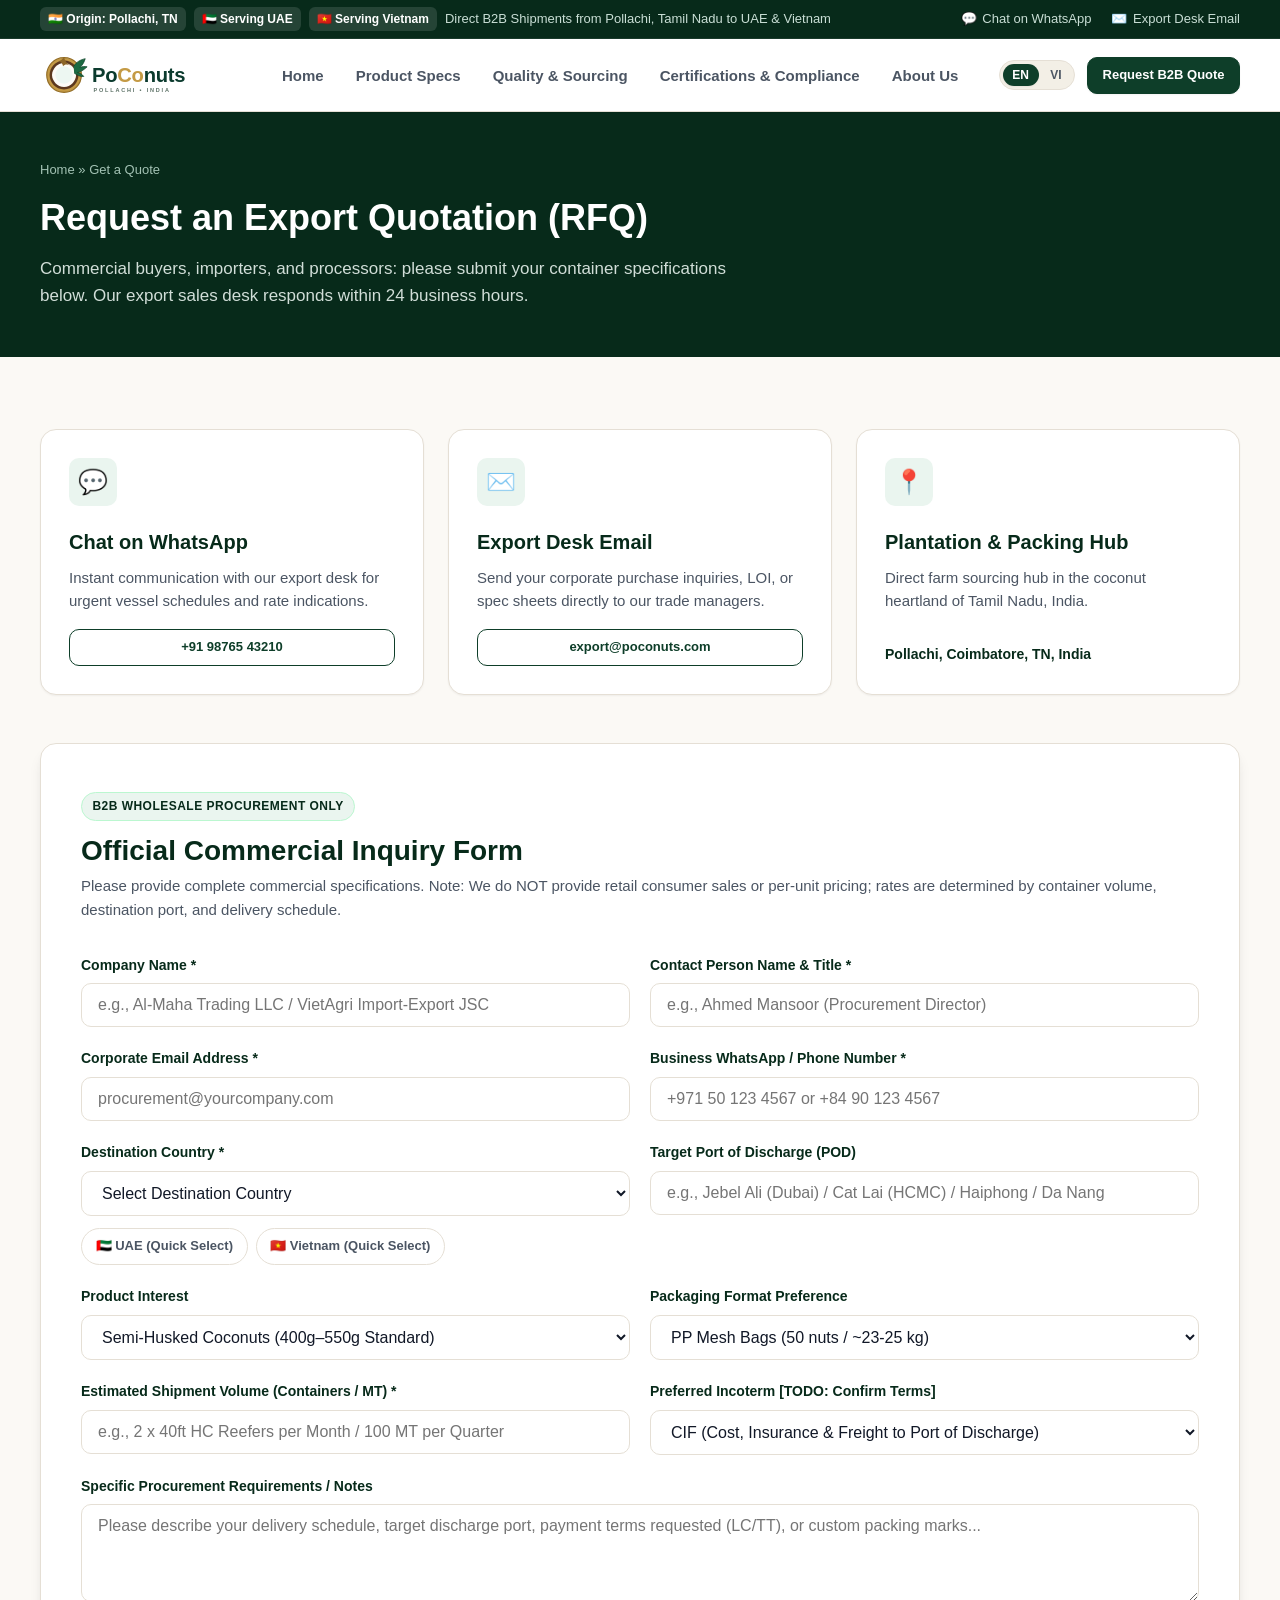
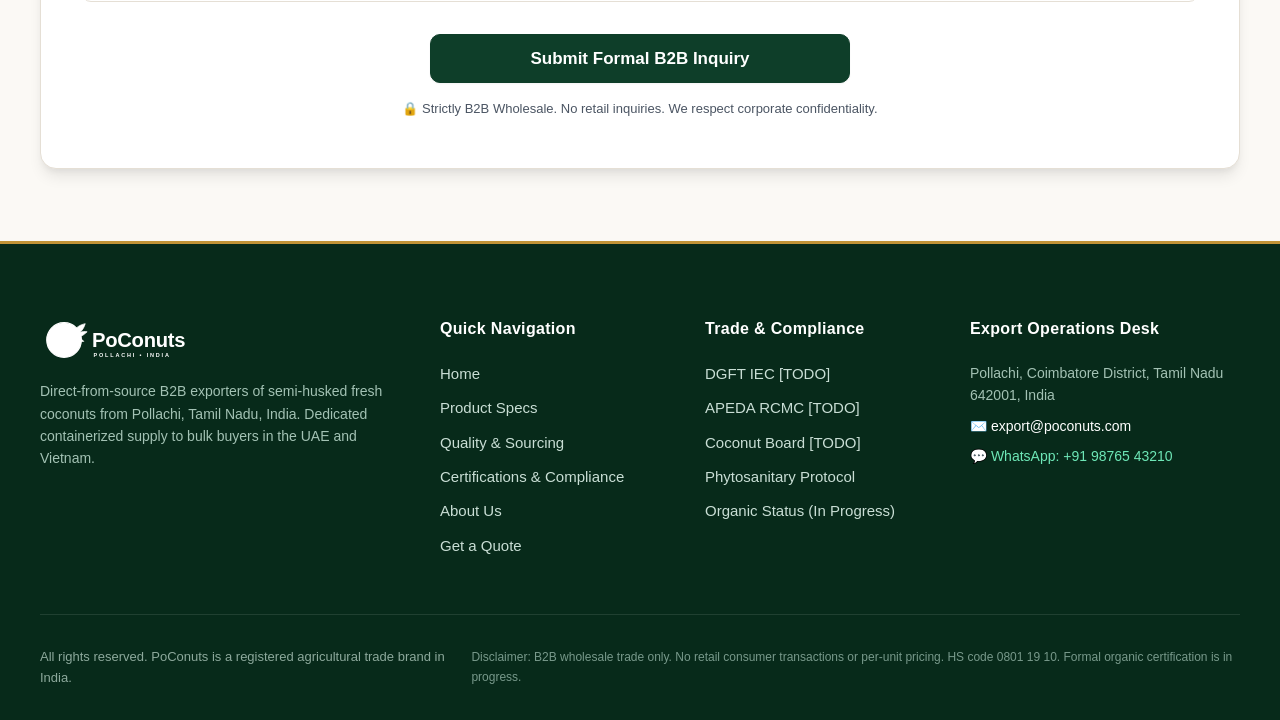
<file: quote.html>
<!DOCTYPE html>
<html lang="en">
<head>
  <meta charset="UTF-8">
  <meta name="viewport" content="width=device-width, initial-scale=1.0">
  <title data-i18n-title="quoteFormTitle">Request a Quote (RFQ) | PoConuts Pollachi Coconut Exports</title>
  <meta name="description" content="Request a formal commercial B2B quotation for containerized semi-husked coconuts from Pollachi, India to UAE (Jebel Ali) and Vietnam (Cat Lai, Haiphong, Da Nang).">
  <link rel="icon" type="image/svg+xml" href="assets/logo-icon.svg">
  <link rel="stylesheet" href="css/styles.css">
</head>
<body>

  <!-- Top Global Announcement Bar -->
  <div class="top-bar">
    <div class="container top-bar-inner">
      <div class="top-bar-notice">
        <span class="badge-country">🇮🇳 Origin: Pollachi, TN</span>
        <span class="badge-country">🇦🇪 Serving UAE</span>
        <span class="badge-country">🇻🇳 Serving Vietnam</span>
        <span data-i18n="topNotice">Direct B2B Shipments from Pollachi, Tamil Nadu to UAE &amp; Vietnam</span>
      </div>
      <div class="top-bar-links">
        <a href="https://wa.me/919876543210" target="_blank" rel="noopener">
          <span>💬</span> <span data-i18n="whatsappUs">Chat on WhatsApp</span>
        </a>
        <a href="mailto:export@poconuts.com">
          <span>✉️</span> <span data-i18n="emailUs">export@poconuts.com</span>
        </a>
      </div>
    </div>
  </div>

  <!-- Header -->
  <header class="site-header">
    <div class="container header-inner">
      <a href="index.html" class="brand-logo" aria-label="PoConuts Home">
        <img src="assets/logo.svg" alt="PoConuts Logo" width="180" height="48">
      </a>

      <ul class="nav-menu">
        <li><a href="index.html" class="nav-link" data-i18n="navHome">Home</a></li>
        <li><a href="specs.html" class="nav-link" data-i18n="navSpecs">Product Specs</a></li>
        <li><a href="quality.html" class="nav-link" data-i18n="navQuality">Quality &amp; Sourcing</a></li>
        <li><a href="compliance.html" class="nav-link" data-i18n="navCompliance">Certifications &amp; Compliance</a></li>
        <li><a href="about.html" class="nav-link" data-i18n="navAbout">About Us</a></li>
      </ul>

      <div class="header-actions">
        <div class="lang-switcher" aria-label="Language Selector">
          <button type="button" class="lang-btn active" data-lang="en">EN</button>
          <button type="button" class="lang-btn" data-lang="vi">VI</button>
        </div>
        <a href="quote.html" class="btn btn-primary btn-sm active" data-i18n="requestQuoteBtn">Request B2B Quote</a>
        <button type="button" class="mobile-nav-toggle" aria-label="Toggle navigation menu">
          <span></span>
          <span></span>
          <span></span>
        </button>
      </div>
    </div>
  </header>

  <!-- Mobile Drawer -->
  <div class="mobile-drawer-overlay"></div>
  <aside class="mobile-drawer" aria-label="Mobile Navigation">
    <div class="mobile-drawer-head">
      <img src="assets/logo.svg" alt="PoConuts" width="150" height="40">
      <button type="button" class="mobile-drawer-close" aria-label="Close menu">&times;</button>
    </div>
    <ul class="mobile-drawer-nav">
      <li><a href="index.html" data-i18n="navHome">Home</a></li>
      <li><a href="specs.html" data-i18n="navSpecs">Product Specs</a></li>
      <li><a href="quality.html" data-i18n="navQuality">Quality &amp; Sourcing</a></li>
      <li><a href="compliance.html" data-i18n="navCompliance">Certifications &amp; Compliance</a></li>
      <li><a href="about.html" data-i18n="navAbout">About Us</a></li>
      <li><a href="quote.html" class="active" data-i18n="navQuote">Get a Quote</a></li>
    </ul>
    <div style="margin-top: auto; padding-top: 1.5rem; border-top: 1px solid var(--color-border-subtle);">
      <div style="display: flex; justify-content: space-between; align-items: center; margin-bottom: 1rem;">
        <span style="font-size: 0.875rem; font-weight: 700; color: var(--color-text-muted);">Language / Ngôn ngữ:</span>
        <div class="lang-switcher">
          <button type="button" class="lang-btn active" data-lang="en">EN</button>
          <button type="button" class="lang-btn" data-lang="vi">VI</button>
        </div>
      </div>
      <a href="quote.html" class="btn btn-primary" style="width: 100%;" data-i18n="requestQuoteBtn">Request B2B Quote</a>
    </div>
  </aside>

  <!-- Banner -->
  <section style="background: var(--color-primary-dark); color: #ffffff; padding: 3rem 0;">
    <div class="container">
      <div style="font-size: 0.8125rem; color: #a3c2b4; margin-bottom: 0.5rem;">
        <a href="index.html" style="color: #a3c2b4;">Home</a> &raquo; <span data-i18n="navQuote">Get a Quote</span>
      </div>
      <h1 style="font-size: 2.25rem; font-weight: 800;" data-i18n="quoteFormTitle">Request an Export Quotation (RFQ)</h1>
      <p style="color: #d1ded8; font-size: 1.0625rem; max-width: 720px; margin-top: 0.5rem;" data-i18n="quoteFormDesc">
        Commercial buyers, importers, and processors: please submit your container specifications below. Our export sales desk responds within 24 business hours.
      </p>
    </div>
  </section>

  <!-- Main Content -->
  <main class="section">
    <div class="container">
      <!-- Quick Contact Info Cards -->
      <div class="cards-grid cards-grid-3" style="margin-bottom: 3rem;">
        <div class="feature-card">
          <div class="feature-icon-box">💬</div>
          <h3 data-i18n="whatsappUs">Chat on WhatsApp</h3>
          <p>Instant communication with our export desk for urgent vessel schedules and rate indications.</p>
          <a href="https://wa.me/919876543210" target="_blank" rel="noopener" class="btn btn-outline btn-sm">+91 98765 43210</a>
        </div>

        <div class="feature-card">
          <div class="feature-icon-box">✉️</div>
          <h3 data-i18n="emailUs">Export Desk Email</h3>
          <p>Send your corporate purchase inquiries, LOI, or spec sheets directly to our trade managers.</p>
          <a href="mailto:export@poconuts.com" class="btn btn-outline btn-sm">export@poconuts.com</a>
        </div>

        <div class="feature-card">
          <div class="feature-icon-box">📍</div>
          <h3>Plantation &amp; Packing Hub</h3>
          <p>Direct farm sourcing hub in the coconut heartland of Tamil Nadu, India.</p>
          <span style="font-size: 0.875rem; color: var(--color-primary-dark); font-weight: 700;">Pollachi, Coimbatore, TN, India</span>
        </div>
      </div>

      <!-- RFQ Card -->
      <div class="quote-card" id="rfq-form">
        <div style="margin-bottom: 2rem;">
          <span class="badge badge-origin" style="margin-bottom: 0.5rem;">B2B Wholesale Procurement Only</span>
          <h2 style="font-size: 1.75rem; font-weight: 800; color: var(--color-primary-dark);">Official Commercial Inquiry Form</h2>
          <p style="color: var(--color-text-muted); font-size: 0.9375rem;">
            Please provide complete commercial specifications. Note: We do NOT provide retail consumer sales or per-unit pricing; rates are determined by container volume, destination port, and delivery schedule.
          </p>
        </div>

        <form id="b2b-rfq-form">
          <div class="quote-form-grid">
            <div class="form-group">
              <label for="form-company" data-i18n="formCompany">Company Name *</label>
              <input type="text" id="form-company" class="form-control" data-i18n-placeholder="formCompanyPlaceholder" placeholder="e.g., Al-Maha Trading LLC / VietAgri Import-Export JSC" required>
            </div>

            <div class="form-group">
              <label for="form-contact-name" data-i18n="formContactName">Contact Person Name &amp; Title *</label>
              <input type="text" id="form-contact-name" class="form-control" data-i18n-placeholder="formContactPlaceholder" placeholder="e.g., Ahmed Mansoor (Procurement Director)" required>
            </div>

            <div class="form-group">
              <label for="form-email" data-i18n="formEmail">Corporate Email Address *</label>
              <input type="email" id="form-email" class="form-control" data-i18n-placeholder="formEmailPlaceholder" placeholder="procurement@yourcompany.com" required>
            </div>

            <div class="form-group">
              <label for="form-phone" data-i18n="formPhone">Business WhatsApp / Phone Number *</label>
              <input type="tel" id="form-phone" class="form-control" data-i18n-placeholder="formPhonePlaceholder" placeholder="+971 50 123 4567 or +84 90 123 4567" required>
            </div>

            <div class="form-group">
              <label for="form-country" data-i18n="formCountry">Destination Country *</label>
              <select id="form-country" class="form-control" required>
                <option value="" disabled selected>Select Destination Country</option>
                <option value="United Arab Emirates (UAE)" data-i18n="formCountryUae">United Arab Emirates (UAE)</option>
                <option value="Vietnam" data-i18n="formCountryVietnam">Vietnam</option>
                <option value="Other Country" data-i18n="formCountryOther">Other Country (Specify in Message)</option>
              </select>
              <div class="form-pill-select">
                <span class="pill-opt country-pill" data-val="United Arab Emirates (UAE)">🇦🇪 UAE (Quick Select)</span>
                <span class="pill-opt country-pill" data-val="Vietnam">🇻🇳 Vietnam (Quick Select)</span>
              </div>
            </div>

            <div class="form-group">
              <label for="form-port" data-i18n="formPort">Target Port of Discharge (POD)</label>
              <input type="text" id="form-port" class="form-control" data-i18n-placeholder="formPortPlaceholder" placeholder="e.g., Jebel Ali (Dubai) / Cat Lai (HCMC) / Haiphong / Da Nang">
            </div>

            <div class="form-group">
              <label for="form-product" data-i18n="formProductInterest">Product Interest</label>
              <select id="form-product" class="form-control">
                <option value="Semi-Husked Coconuts (400g–550g Standard)" data-i18n="formProdSemiHusked">Semi-Husked Coconuts (400g–550g Standard)</option>
                <option value="Custom Calibrated Sort (Special Grading)" data-i18n="formProdCustomSort">Custom Calibrated Sort (Special Grading)</option>
              </select>
            </div>

            <div class="form-group">
              <label for="form-packaging" data-i18n="formPackaging">Packaging Format Preference</label>
              <select id="form-packaging" class="form-control">
                <option value="PP Mesh Bags (50 nuts / ~23-25 kg)" data-i18n="formPackMesh50">PP Mesh Bags (50 nuts / ~23-25 kg)</option>
                <option value="PP Mesh Bags (25 nuts / ~11-13 kg)" data-i18n="formPackMesh25">PP Mesh Bags (25 nuts / ~11-13 kg)</option>
                <option value="Ventilated Export Cartons" data-i18n="formPackCarton">Ventilated Export Cartons</option>
                <option value="Jute Sacks" data-i18n="formPackJute">Jute Sacks</option>
              </select>
            </div>

            <div class="form-group">
              <label for="form-volume" data-i18n="formVolume">Estimated Shipment Volume (Containers / MT) *</label>
              <input type="text" id="form-volume" class="form-control" data-i18n-placeholder="formVolumePlaceholder" placeholder="e.g., 2 x 40ft HC Reefers per Month / 100 MT per Quarter" required>
            </div>

            <div class="form-group">
              <label for="form-incoterm" data-i18n="formIncoterms">Preferred Incoterm [TODO: Confirm Terms]</label>
              <select id="form-incoterm" class="form-control">
                <option value="CIF (Cost, Insurance & Freight to Port of Discharge)" data-i18n="formIncoCif">CIF (Cost, Insurance &amp; Freight to Port of Discharge)</option>
                <option value="FOB (Free on Board — Indian Ports)" data-i18n="formIncoFob">FOB (Free on Board — Indian Ports)</option>
                <option value="CFR (Cost & Freight)" data-i18n="formIncoCfr">CFR (Cost &amp; Freight)</option>
              </select>
            </div>

            <div class="form-group quote-form-full">
              <label for="form-message" data-i18n="formMessage">Specific Procurement Requirements / Notes</label>
              <textarea id="form-message" rows="4" class="form-control" data-i18n-placeholder="formMessagePlaceholder" placeholder="Please describe your delivery schedule, target discharge port, payment terms requested (LC/TT), or custom packing marks..."></textarea>
            </div>
          </div>

          <div style="margin-top: 2rem; display: flex; flex-direction: column; align-items: center; gap: 1rem;">
            <button type="submit" class="btn btn-primary btn-lg" style="width: 100%; max-width: 420px;" data-i18n="formSubmitBtn">
              Submit Formal B2B Inquiry
            </button>
            <p style="font-size: 0.8125rem; color: var(--color-text-muted); text-align: center;">
              🔒 Strictly B2B Wholesale. No retail inquiries. We respect corporate confidentiality.
            </p>
          </div>
        </form>

        <!-- Dynamic Success Confirmation Modal -->
        <div id="inquiry-success" class="inquiry-success-modal">
          <div class="success-icon-badge">✓</div>
          <h3 style="font-size: 1.6rem; color: var(--color-primary-dark); margin-bottom: 0.5rem;" data-i18n="formSuccessTitle">Inquiry Successfully Registered!</h3>
          <p style="color: var(--color-text-muted); max-width: 600px; margin: 0 auto 1.5rem;" data-i18n="formSuccessMsg">
            Thank you for contacting PoConuts Export Desk. Your request has been logged and assigned to our regional trade manager.
          </p>
          <span style="font-size: 0.875rem; color: var(--color-text-light); text-transform: uppercase; letter-spacing: 0.05em;" data-i18n="formRefCodeLbl">
            Your B2B Inquiry Reference ID:
          </span>
          <div class="ref-code-box" id="inquiry-ref-id">PCN-2026-XXXX</div>
          <p style="font-size: 0.875rem; color: var(--color-text-muted); max-width: 600px; margin: 0 auto 1.5rem;" data-i18n="formFollowUpMsg">
            A copy has been routed to our export operations queue. If you require immediate maritime vessel staging or urgent quotes, contact our desk directly via WhatsApp with your Reference ID.
          </p>
          <div style="display: flex; justify-content: center; gap: 1rem; flex-wrap: wrap;">
            <button type="button" id="btn-save-summary" class="btn btn-outline" data-i18n="btnSaveSummary">Download Inquiry Summary</button>
            <button type="button" id="btn-reset-inquiry" class="btn btn-primary" data-i18n="btnNewInquiry">Submit Another Inquiry</button>
          </div>
        </div>
      </div>
    </div>
  </main>

  <!-- Global Footer -->
  <footer class="site-footer">
    <div class="container">
      <div class="footer-grid">
        <div class="footer-col">
          <a href="index.html" class="brand-logo" style="margin-bottom: 1rem;">
            <img src="assets/logo.svg" alt="PoConuts" width="160" height="42" style="filter: brightness(0) invert(1);">
          </a>
          <p style="color: #a3c2b4; font-size: 0.875rem; line-height: 1.6; margin-bottom: 1.25rem;" data-i18n="footerAbout">
            Direct-from-source B2B exporters of semi-husked fresh coconuts from Pollachi, Tamil Nadu, India. Dedicated containerized supply to bulk buyers in the UAE and Vietnam.
          </p>
        </div>

        <div class="footer-col">
          <h4 data-i18n="footerNavHead">Quick Navigation</h4>
          <ul class="footer-links">
            <li><a href="index.html" data-i18n="navHome">Home</a></li>
            <li><a href="specs.html" data-i18n="navSpecs">Product Specs</a></li>
            <li><a href="quality.html" data-i18n="navQuality">Quality &amp; Sourcing</a></li>
            <li><a href="compliance.html" data-i18n="navCompliance">Certifications &amp; Compliance</a></li>
            <li><a href="about.html" data-i18n="navAbout">About Us</a></li>
            <li><a href="quote.html" data-i18n="navQuote">Get a Quote</a></li>
          </ul>
        </div>

        <div class="footer-col">
          <h4 data-i18n="footerComplianceHead">Trade &amp; Compliance</h4>
          <ul class="footer-links">
            <li><a href="compliance.html">DGFT IEC [TODO]</a></li>
            <li><a href="compliance.html">APEDA RCMC [TODO]</a></li>
            <li><a href="compliance.html">Coconut Board [TODO]</a></li>
            <li><a href="compliance.html">Phytosanitary Protocol</a></li>
            <li><a href="compliance.html">Organic Status (In Progress)</a></li>
          </ul>
        </div>

        <div class="footer-col">
          <h4 data-i18n="footerContactHead">Export Operations Desk</h4>
          <p style="color: #a3c2b4; font-size: 0.875rem; margin-bottom: 0.5rem;" data-i18n="footerOrigin">
            📍 Pollachi, Coimbatore District, Tamil Nadu 642001, India
          </p>
          <p style="color: #a3c2b4; font-size: 0.875rem; margin-bottom: 0.5rem;">
            ✉️ <a href="mailto:export@poconuts.com" style="color: #ffffff;">export@poconuts.com</a>
          </p>
          <p style="color: #a3c2b4; font-size: 0.875rem; margin-bottom: 1rem;">
            💬 <a href="https://wa.me/919876543210" target="_blank" rel="noopener" style="color: #6ee7b7;">WhatsApp: +91 98765 43210</a>
          </p>
        </div>
      </div>

      <div class="footer-bottom">
        <div data-i18n="footerRights">&copy; 2026 PoConuts. All rights reserved. Registered agricultural trade brand in India.</div>
        <div data-i18n="footerDisclaimer" style="font-size: 0.75rem; color: #78998b;">
          Disclaimer: B2B wholesale trade only. No retail consumer transactions or per-unit pricing. HS code 0801 19 10. Formal organic certification is in progress.
        </div>
      </div>
    </div>
  </footer>

  <!-- Mobile Sticky Bottom Bar -->
  <div class="mobile-sticky-bar">
    <a href="https://wa.me/919876543210" target="_blank" rel="noopener" class="btn btn-outline btn-sm" style="flex: 0 0 45px; padding: 0.5rem;" aria-label="WhatsApp">
      💬
    </a>
    <a href="quote.html" class="btn btn-gold btn-sm" data-i18n="requestQuoteBtn">Request B2B Quote</a>
  </div>

  <script src="js/translations.js"></script>
  <script src="js/main.js"></script>
</body>
</html>
</file>
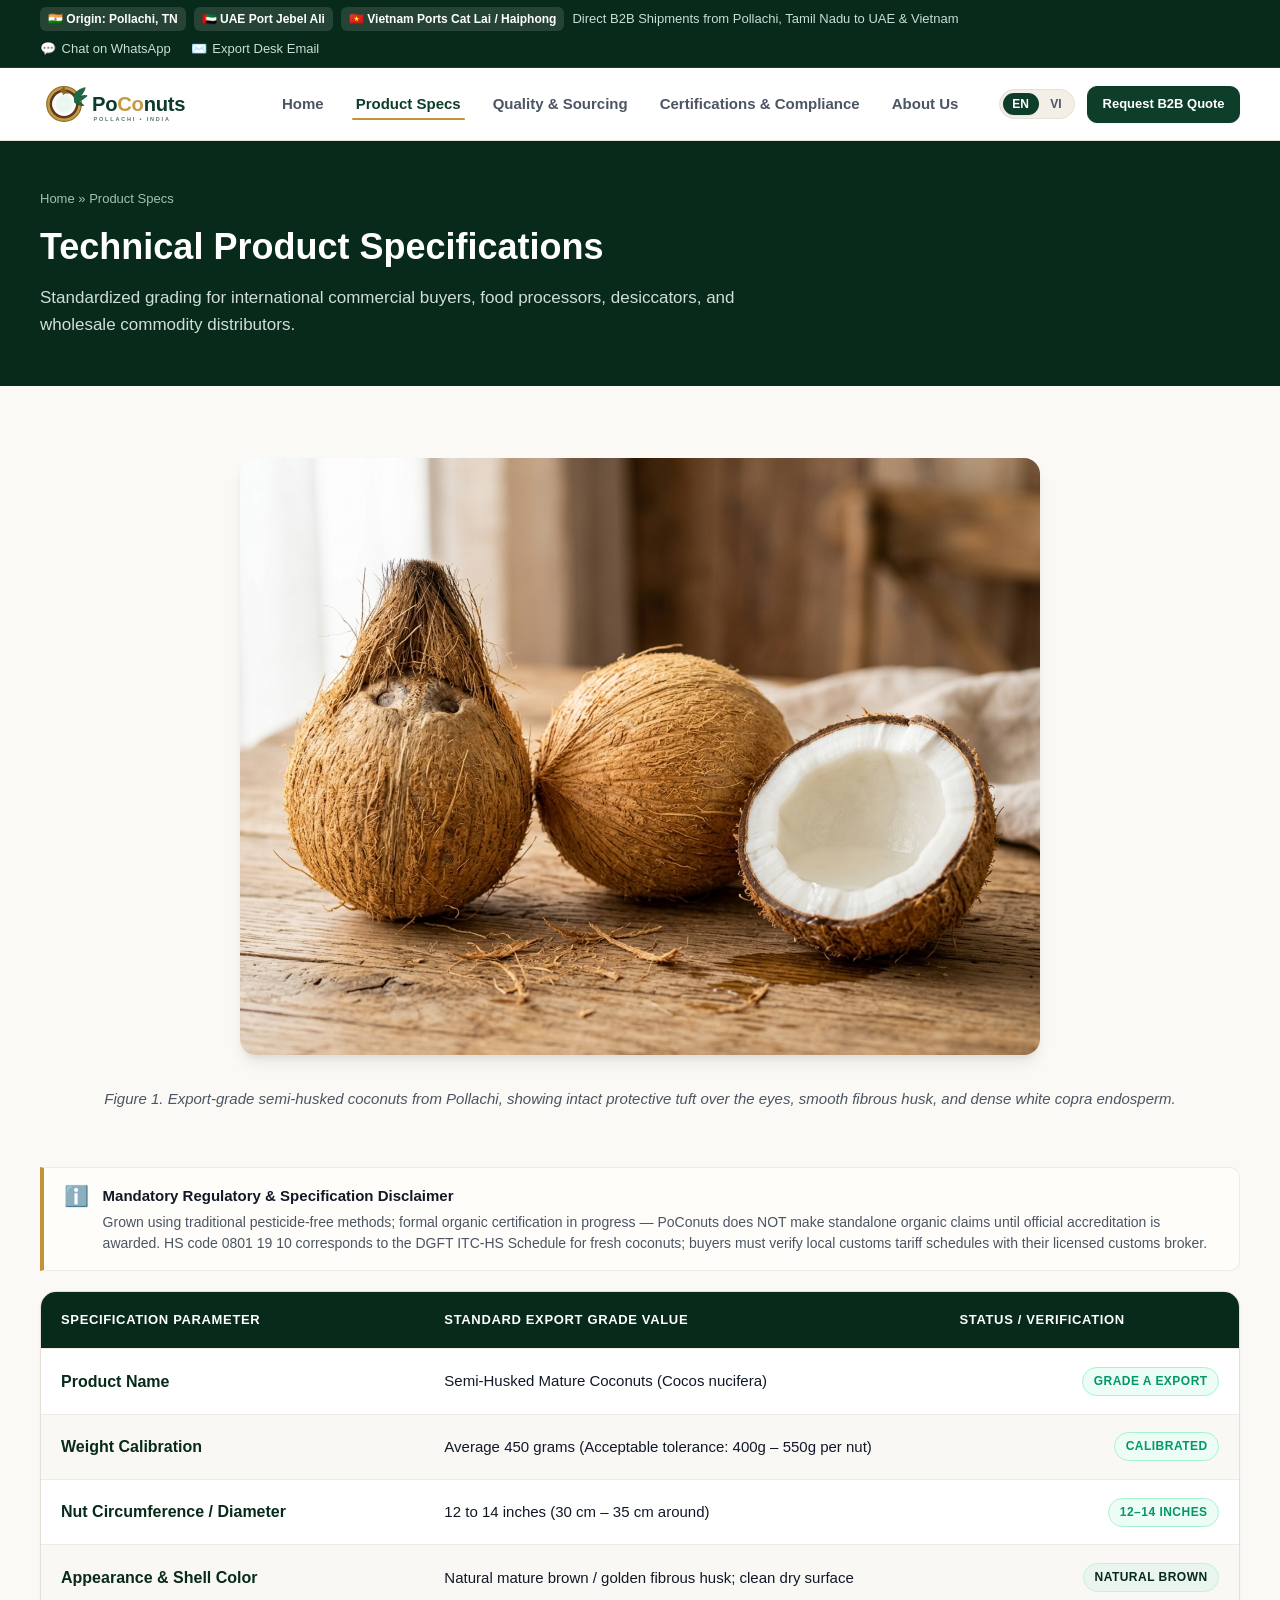
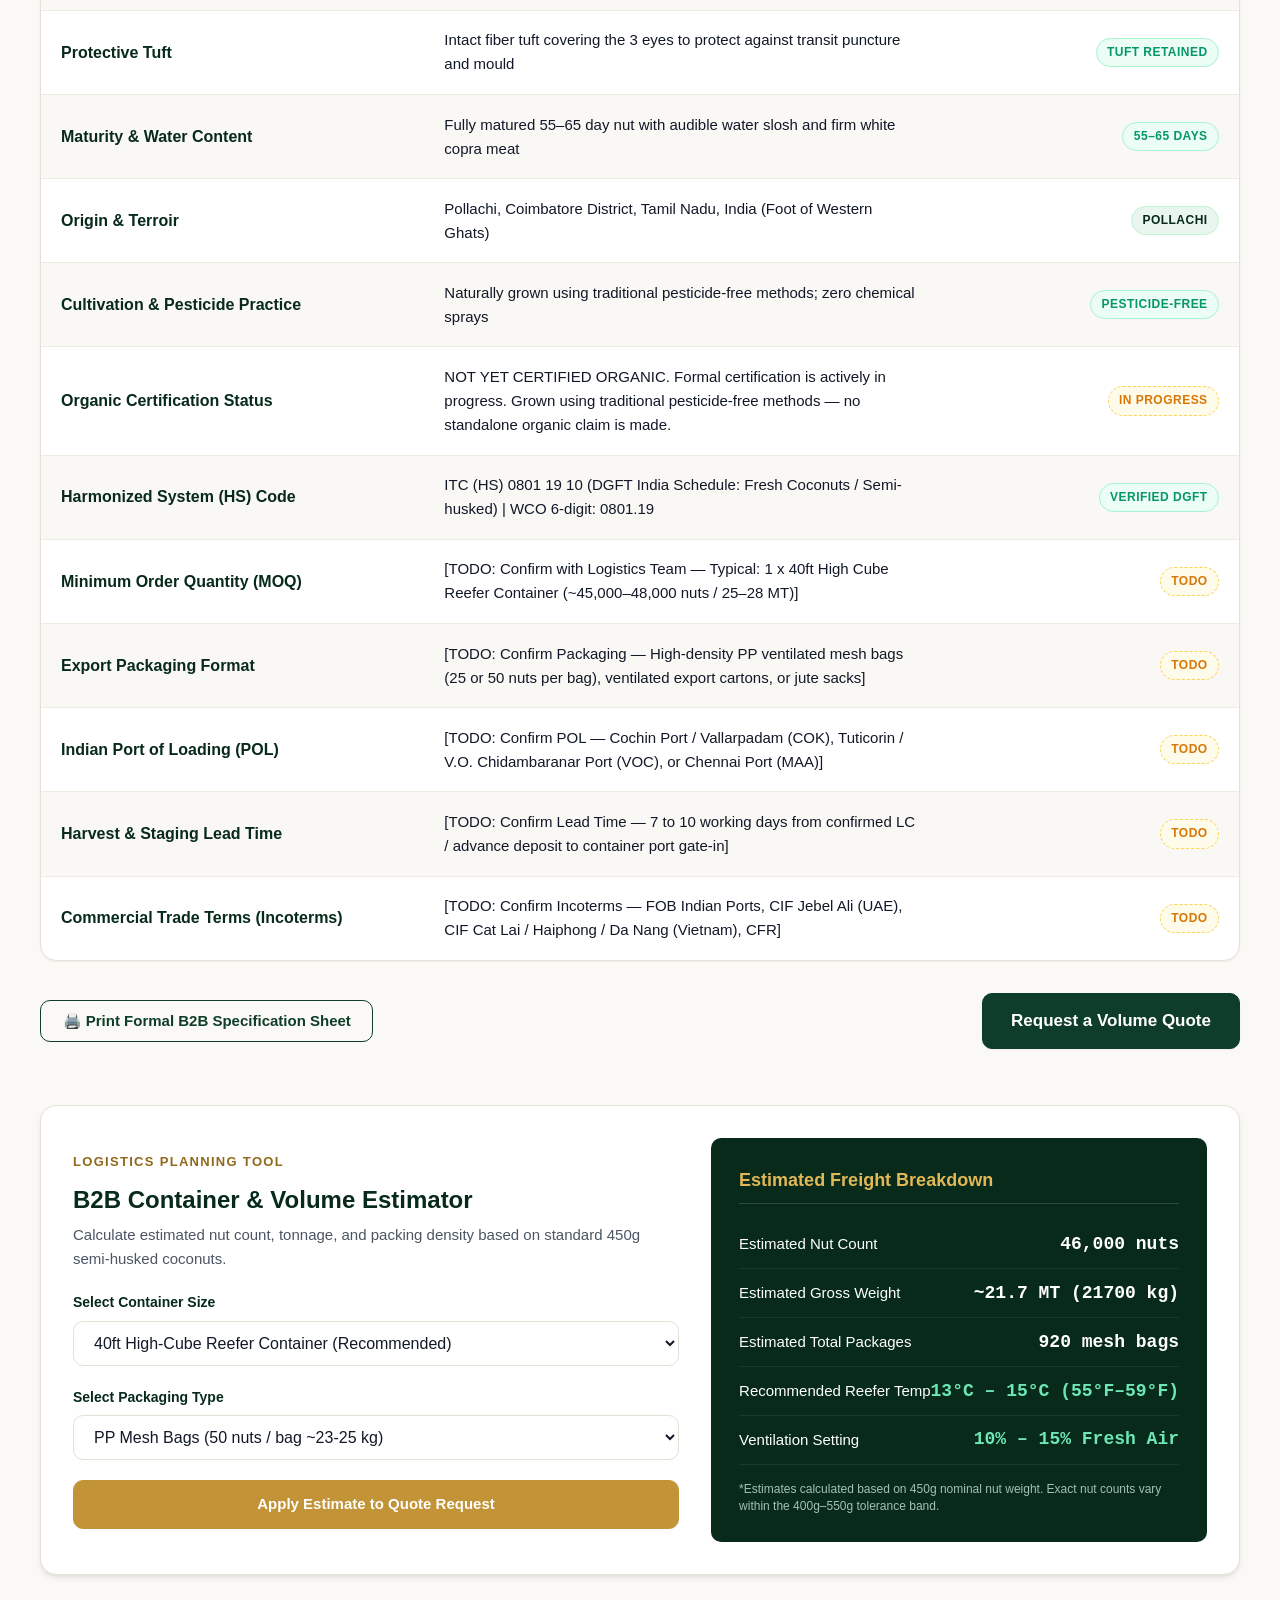
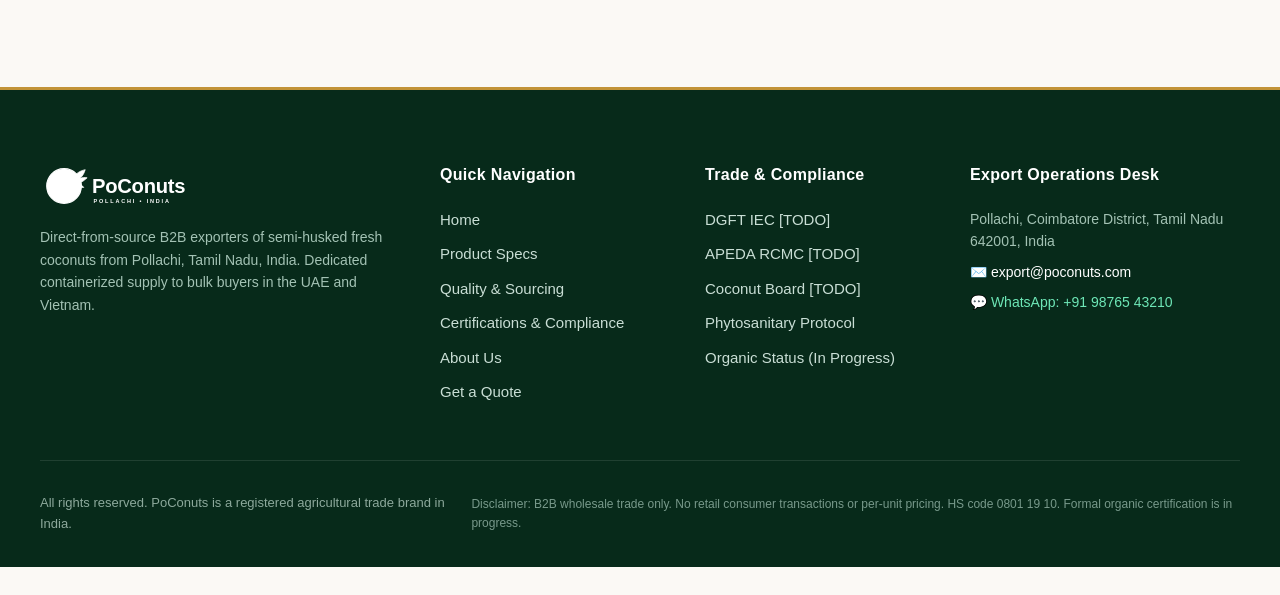
<file: specs.html>
<!DOCTYPE html>
<html lang="en">
<head>
  <meta charset="UTF-8">
  <meta name="viewport" content="width=device-width, initial-scale=1.0">
  <title data-i18n-title="specsTitle">Product Specs | Semi-Husked Coconuts Exporter | PoConuts Pollachi</title>
  <meta name="description" content="Technical specifications for export-grade semi-husked coconuts from Pollachi, India. 450g average weight, intact tuft, pesticide-free, HS code 0801 19 10.">
  <link rel="icon" type="image/svg+xml" href="assets/logo-icon.svg">
  <link rel="stylesheet" href="css/styles.css">
</head>
<body>

  <!-- Top Global Announcement Bar -->
  <div class="top-bar">
    <div class="container top-bar-inner">
      <div class="top-bar-notice">
        <span class="badge-country">🇮🇳 Origin: Pollachi, TN</span>
        <span class="badge-country">🇦🇪 UAE Port Jebel Ali</span>
        <span class="badge-country">🇻🇳 Vietnam Ports Cat Lai / Haiphong</span>
        <span data-i18n="topNotice">Direct B2B Shipments from Pollachi, Tamil Nadu to UAE &amp; Vietnam</span>
      </div>
      <div class="top-bar-links">
        <a href="https://wa.me/919876543210" target="_blank" rel="noopener">
          <span>💬</span> <span data-i18n="whatsappUs">Chat on WhatsApp</span>
        </a>
        <a href="mailto:export@poconuts.com">
          <span>✉️</span> <span data-i18n="emailUs">export@poconuts.com</span>
        </a>
      </div>
    </div>
  </div>

  <!-- Header -->
  <header class="site-header">
    <div class="container header-inner">
      <a href="index.html" class="brand-logo" aria-label="PoConuts Home">
        <img src="assets/logo.svg" alt="PoConuts Logo" width="180" height="48">
      </a>

      <ul class="nav-menu">
        <li><a href="index.html" class="nav-link" data-i18n="navHome">Home</a></li>
        <li><a href="specs.html" class="nav-link active" data-i18n="navSpecs">Product Specs</a></li>
        <li><a href="quality.html" class="nav-link" data-i18n="navQuality">Quality &amp; Sourcing</a></li>
        <li><a href="compliance.html" class="nav-link" data-i18n="navCompliance">Certifications &amp; Compliance</a></li>
        <li><a href="about.html" class="nav-link" data-i18n="navAbout">About Us</a></li>
      </ul>

      <div class="header-actions">
        <div class="lang-switcher" aria-label="Language Selector">
          <button type="button" class="lang-btn active" data-lang="en">EN</button>
          <button type="button" class="lang-btn" data-lang="vi">VI</button>
        </div>
        <a href="quote.html" class="btn btn-primary btn-sm" data-i18n="requestQuoteBtn">Request B2B Quote</a>
        <button type="button" class="mobile-nav-toggle" aria-label="Toggle navigation menu">
          <span></span>
          <span></span>
          <span></span>
        </button>
      </div>
    </div>
  </header>

  <!-- Mobile Drawer -->
  <div class="mobile-drawer-overlay"></div>
  <aside class="mobile-drawer" aria-label="Mobile Navigation">
    <div class="mobile-drawer-head">
      <img src="assets/logo.svg" alt="PoConuts" width="150" height="40">
      <button type="button" class="mobile-drawer-close" aria-label="Close menu">&times;</button>
    </div>
    <ul class="mobile-drawer-nav">
      <li><a href="index.html" data-i18n="navHome">Home</a></li>
      <li><a href="specs.html" class="active" data-i18n="navSpecs">Product Specs</a></li>
      <li><a href="quality.html" data-i18n="navQuality">Quality &amp; Sourcing</a></li>
      <li><a href="compliance.html" data-i18n="navCompliance">Certifications &amp; Compliance</a></li>
      <li><a href="about.html" data-i18n="navAbout">About Us</a></li>
      <li><a href="quote.html" data-i18n="navQuote">Get a Quote</a></li>
    </ul>
    <div style="margin-top: auto; padding-top: 1.5rem; border-top: 1px solid var(--color-border-subtle);">
      <div style="display: flex; justify-content: space-between; align-items: center; margin-bottom: 1rem;">
        <span style="font-size: 0.875rem; font-weight: 700; color: var(--color-text-muted);">Language / Ngôn ngữ:</span>
        <div class="lang-switcher">
          <button type="button" class="lang-btn active" data-lang="en">EN</button>
          <button type="button" class="lang-btn" data-lang="vi">VI</button>
        </div>
      </div>
      <a href="quote.html" class="btn btn-primary" style="width: 100%;" data-i18n="requestQuoteBtn">Request B2B Quote</a>
    </div>
  </aside>

  <!-- Breadcrumb & Page Banner -->
  <section style="background: var(--color-primary-dark); color: #ffffff; padding: 3rem 0;">
    <div class="container">
      <div style="font-size: 0.8125rem; color: #a3c2b4; margin-bottom: 0.5rem;">
        <a href="index.html" style="color: #a3c2b4;">Home</a> &raquo; <span data-i18n="navSpecs">Product Specs</span>
      </div>
      <h1 style="font-size: 2.25rem; font-weight: 800;" data-i18n="specsTitle">Technical Product Specifications</h1>
      <p style="color: #d1ded8; font-size: 1.0625rem; max-width: 700px; margin-top: 0.5rem;" data-i18n="specsDesc">
        Standardized grading for international commercial buyers, food processors, desiccators, and wholesale commodity distributors.
      </p>
    </div>
  </section>

  <!-- Main Specifications Content -->
  <main class="section">
    <div class="container">
      <!-- Overview Grid: Visual + Essential Traits -->
      <div style="display: grid; grid-template-columns: 1fr; gap: 2.5rem; align-items: center; margin-bottom: 3.5rem;">
        <div style="display: grid; grid-template-columns: 1fr; gap: 2rem;">
          <div style="border-radius: var(--radius-lg); overflow: hidden; box-shadow: var(--shadow-lg); max-width: 800px; margin: 0 auto;">
            <img src="assets/images/product-specs.jpg" alt="Close-up of semi-husked coconuts with protective tuft and cut coconut showing meat" style="width: 100%;">
          </div>
          <div class="text-center">
            <p style="font-size: 0.9375rem; color: var(--color-text-muted); font-style: italic;">
              Figure 1. Export-grade semi-husked coconuts from Pollachi, showing intact protective tuft over the eyes, smooth fibrous husk, and dense white copra endosperm.
            </p>
          </div>
        </div>
      </div>

      <!-- Mandatory Regulatory Disclaimer -->
      <div class="compliance-callout">
        <div class="compliance-callout-icon">ℹ️</div>
        <div class="compliance-callout-content">
          <h4 data-i18n="regulatoryNoticeTitle">Mandatory Regulatory &amp; Specification Disclaimer</h4>
          <p data-i18n="regulatoryNoticeText">
            Grown using traditional pesticide-free methods; formal organic certification in progress — PoConuts does NOT make standalone organic claims until official accreditation is awarded. HS code 0801 19 10 corresponds to the DGFT ITC-HS Schedule for fresh coconuts; buyers must verify local customs tariff schedules with their licensed customs broker.
          </p>
        </div>
      </div>

      <!-- Comprehensive Technical Specification Table -->
      <div class="spec-table-wrap">
        <table class="spec-table">
          <thead>
            <tr>
              <th data-i18n="specColParam">Specification Parameter</th>
              <th data-i18n="specColStandard">Standard Export Grade Value</th>
              <th data-i18n="specColStatus">Status / Verification</th>
            </tr>
          </thead>
          <tbody>
            <tr>
              <td data-i18n="specProduct">Product Name</td>
              <td data-i18n="specProductVal">Semi-Husked Mature Coconuts (Cocos nucifera)</td>
              <td><span class="badge badge-verified">Grade A Export</span></td>
            </tr>
            <tr>
              <td data-i18n="specWeight">Weight Calibration</td>
              <td data-i18n="specWeightVal">Average 450 grams (Acceptable tolerance: 400g – 550g per nut)</td>
              <td><span class="badge badge-verified">Calibrated</span></td>
            </tr>
            <tr>
              <td data-i18n="specCircumference">Nut Circumference / Diameter</td>
              <td data-i18n="specCircumferenceVal">12 to 14 inches (30 cm – 35 cm around)</td>
              <td><span class="badge badge-verified">12–14 Inches</span></td>
            </tr>
            <tr>
              <td data-i18n="specColor">Appearance &amp; Shell Color</td>
              <td data-i18n="specColorVal">Natural mature brown / golden fibrous husk; clean dry surface</td>
              <td><span class="badge badge-origin">Natural Brown</span></td>
            </tr>
            <tr>
              <td data-i18n="specTuft">Protective Tuft</td>
              <td data-i18n="specTuftVal">Intact fiber tuft covering the 3 eyes to protect against transit puncture and mould</td>
              <td><span class="badge badge-verified">Tuft Retained</span></td>
            </tr>
            <tr>
              <td data-i18n="specMaturity">Maturity &amp; Water Content</td>
              <td data-i18n="specMaturityVal">Fully matured 55–65 day nut with audible water slosh and firm white copra meat</td>
              <td><span class="badge badge-verified">55–65 Days</span></td>
            </tr>
            <tr>
              <td>Origin &amp; Terroir</td>
              <td>Pollachi, Coimbatore District, Tamil Nadu, India (Foot of Western Ghats)</td>
              <td><span class="badge badge-origin">Pollachi</span></td>
            </tr>
            <tr>
              <td data-i18n="specGrowingMethod">Cultivation &amp; Pesticide Practice</td>
              <td data-i18n="specGrowingMethodVal">Naturally grown using traditional pesticide-free methods; zero chemical sprays</td>
              <td><span class="badge badge-verified">Pesticide-Free</span></td>
            </tr>
            <tr>
              <td data-i18n="specCertStatus">Organic Certification Status</td>
              <td data-i18n="specCertStatusVal">NOT YET CERTIFIED ORGANIC. Formal certification is actively in progress. Grown using traditional pesticide-free methods — no standalone organic claim is made.</td>
              <td><span class="badge badge-todo">In Progress</span></td>
            </tr>
            <tr>
              <td data-i18n="specHsCode">Harmonized System (HS) Code</td>
              <td data-i18n="specHsCodeVal">ITC (HS) 0801 19 10 (DGFT India Schedule: Fresh Coconuts / Semi-husked) | WCO 6-digit: 0801.19</td>
              <td><span class="badge badge-verified">Verified DGFT</span></td>
            </tr>
            <tr>
              <td data-i18n="specMoq">Minimum Order Quantity (MOQ)</td>
              <td data-i18n="specMoqVal">[TODO: Confirm with Logistics Team — Typical: 1 x 40ft High Cube Reefer Container (~45,000–48,000 nuts / 25–28 MT)]</td>
              <td><span class="badge badge-todo">TODO</span></td>
            </tr>
            <tr>
              <td data-i18n="specPackaging">Export Packaging Format</td>
              <td data-i18n="specPackagingVal">[TODO: Confirm Packaging — High-density PP ventilated mesh bags (25 or 50 nuts per bag), ventilated export cartons, or jute sacks]</td>
              <td><span class="badge badge-todo">TODO</span></td>
            </tr>
            <tr>
              <td data-i18n="specLoadingPort">Indian Port of Loading (POL)</td>
              <td data-i18n="specLoadingPortVal">[TODO: Confirm POL — Cochin Port / Vallarpadam (COK), Tuticorin / V.O. Chidambaranar Port (VOC), or Chennai Port (MAA)]</td>
              <td><span class="badge badge-todo">TODO</span></td>
            </tr>
            <tr>
              <td data-i18n="specLeadTime">Harvest &amp; Staging Lead Time</td>
              <td data-i18n="specLeadTimeVal">[TODO: Confirm Lead Time — 7 to 10 working days from confirmed LC / advance deposit to container port gate-in]</td>
              <td><span class="badge badge-todo">TODO</span></td>
            </tr>
            <tr>
              <td data-i18n="specIncoterms">Commercial Trade Terms (Incoterms)</td>
              <td data-i18n="specIncotermsVal">[TODO: Confirm Incoterms — FOB Indian Ports, CIF Jebel Ali (UAE), CIF Cat Lai / Haiphong / Da Nang (Vietnam), CFR]</td>
              <td><span class="badge badge-todo">TODO</span></td>
            </tr>
          </tbody>
        </table>
      </div>

      <!-- Action Buttons: Print Datasheet & Proceed to Quote -->
      <div style="display: flex; justify-content: space-between; align-items: center; flex-wrap: wrap; gap: 1rem; margin-bottom: 3.5rem;">
        <button type="button" class="btn btn-outline btn-print-specs">🖨️ Print Formal B2B Specification Sheet</button>
        <a href="quote.html" class="btn btn-primary btn-lg" data-i18n="heroCtaQuote">Request Commercial Quotation &rarr;</a>
      </div>

      <!-- Logistics Calculator Embed -->
      <div class="calc-card">
        <div class="calc-grid">
          <div class="calc-inputs">
            <div>
              <div class="section-subtitle" data-i18n="calcSubtitle">Logistics Planning Tool</div>
              <h3 style="font-size: 1.5rem; font-weight: 800; color: var(--color-primary-dark);" data-i18n="calcTitle">B2B Container &amp; Volume Estimator</h3>
              <p style="font-size: 0.9375rem; color: var(--color-text-muted); margin-top: 0.25rem;" data-i18n="calcDesc">
                Calculate estimated nut count, tonnage, and packing density based on standard 450g semi-husked coconuts.
              </p>
            </div>

            <div class="form-group">
              <label for="calc-container" data-i18n="calcContainerSize">Select Container Size</label>
              <select id="calc-container" class="form-control">
                <option value="40hc" data-i18n="calcOption40HC">40ft High-Cube Reefer Container (Recommended)</option>
                <option value="20gp" data-i18n="calcOption20GP">20ft Standard Reefer Container</option>
              </select>
            </div>

            <div class="form-group">
              <label for="calc-packing" data-i18n="calcPackingType">Select Packaging Type</label>
              <select id="calc-packing" class="form-control">
                <option value="mesh50" data-i18n="calcPack50">PP Mesh Bags (50 nuts / bag ~23-25 kg)</option>
                <option value="mesh25" data-i18n="calcPack25">PP Mesh Bags (25 nuts / bag ~11-13 kg)</option>
                <option value="carton25" data-i18n="calcPackCarton">Ventilated Corrugated Cartons (25 nuts / box)</option>
              </select>
            </div>

            <a href="quote.html" id="calc-apply-btn" class="btn btn-gold" data-i18n="calcApplyToQuote">Apply Estimate to Quote Request &rarr;</a>
          </div>

          <div class="calc-results-box">
            <h4>Estimated Freight Breakdown</h4>
            <div class="calc-stat-row">
              <span data-i18n="calcEstNuts">Estimated Nut Count:</span>
              <span class="calc-stat-num" id="calc-res-nuts">46,000 nuts</span>
            </div>
            <div class="calc-stat-row">
              <span data-i18n="calcEstGrossWeight">Estimated Gross Weight:</span>
              <span class="calc-stat-num" id="calc-res-weight">~21.7 MT</span>
            </div>
            <div class="calc-stat-row">
              <span data-i18n="calcEstBags">Estimated Total Packages:</span>
              <span class="calc-stat-num" id="calc-res-bags">920 mesh bags</span>
            </div>
            <div class="calc-stat-row">
              <span data-i18n="calcReeferTemp">Recommended Reefer Temp:</span>
              <span class="calc-stat-num" style="color: #6ee7b7;">13°C – 15°C (55°F–59°F)</span>
            </div>
            <div class="calc-stat-row">
              <span data-i18n="calcReeferVent">Ventilation Setting:</span>
              <span class="calc-stat-num" style="color: #6ee7b7;">10% – 15% Fresh Air</span>
            </div>
            <p style="font-size: 0.75rem; color: #a3c2b4; margin-top: 1rem; line-height: 1.4;">
              *Estimates calculated based on 450g nominal nut weight. Exact nut counts vary within the 400g–550g tolerance band.
            </p>
          </div>
        </div>
      </div>
    </div>
  </main>

  <!-- Global Site Footer -->
  <footer class="site-footer">
    <div class="container">
      <div class="footer-grid">
        <div class="footer-col">
          <a href="index.html" class="brand-logo" style="margin-bottom: 1rem;">
            <img src="assets/logo.svg" alt="PoConuts" width="160" height="42" style="filter: brightness(0) invert(1);">
          </a>
          <p style="color: #a3c2b4; font-size: 0.875rem; line-height: 1.6; margin-bottom: 1.25rem;" data-i18n="footerAbout">
            Direct-from-source B2B exporters of semi-husked fresh coconuts from Pollachi, Tamil Nadu, India. Dedicated containerized supply to bulk buyers in the UAE and Vietnam.
          </p>
        </div>

        <div class="footer-col">
          <h4 data-i18n="footerNavHead">Quick Navigation</h4>
          <ul class="footer-links">
            <li><a href="index.html" data-i18n="navHome">Home</a></li>
            <li><a href="specs.html" data-i18n="navSpecs">Product Specs</a></li>
            <li><a href="quality.html" data-i18n="navQuality">Quality &amp; Sourcing</a></li>
            <li><a href="compliance.html" data-i18n="navCompliance">Certifications &amp; Compliance</a></li>
            <li><a href="about.html" data-i18n="navAbout">About Us</a></li>
            <li><a href="quote.html" data-i18n="navQuote">Get a Quote</a></li>
          </ul>
        </div>

        <div class="footer-col">
          <h4 data-i18n="footerComplianceHead">Trade &amp; Compliance</h4>
          <ul class="footer-links">
            <li><a href="compliance.html">DGFT IEC [TODO]</a></li>
            <li><a href="compliance.html">APEDA RCMC [TODO]</a></li>
            <li><a href="compliance.html">Coconut Board [TODO]</a></li>
            <li><a href="compliance.html">Phytosanitary Protocol</a></li>
            <li><a href="compliance.html">Organic Status (In Progress)</a></li>
          </ul>
        </div>

        <div class="footer-col">
          <h4 data-i18n="footerContactHead">Export Operations Desk</h4>
          <p style="color: #a3c2b4; font-size: 0.875rem; margin-bottom: 0.5rem;" data-i18n="footerOrigin">
            📍 Pollachi, Coimbatore District, Tamil Nadu 642001, India
          </p>
          <p style="color: #a3c2b4; font-size: 0.875rem; margin-bottom: 0.5rem;">
            ✉️ <a href="mailto:export@poconuts.com" style="color: #ffffff;">export@poconuts.com</a>
          </p>
          <p style="color: #a3c2b4; font-size: 0.875rem; margin-bottom: 1rem;">
            💬 <a href="https://wa.me/919876543210" target="_blank" rel="noopener" style="color: #6ee7b7;">WhatsApp: +91 98765 43210</a>
          </p>
        </div>
      </div>

      <div class="footer-bottom">
        <div data-i18n="footerRights">&copy; 2026 PoConuts. All rights reserved. Registered agricultural trade brand in India.</div>
        <div data-i18n="footerDisclaimer" style="font-size: 0.75rem; color: #78998b;">
          Disclaimer: B2B wholesale trade only. No retail consumer transactions or per-unit pricing. HS code 0801 19 10. Formal organic certification is in progress.
        </div>
      </div>
    </div>
  </footer>

  <!-- Mobile Sticky Bottom Bar -->
  <div class="mobile-sticky-bar">
    <a href="https://wa.me/919876543210" target="_blank" rel="noopener" class="btn btn-outline btn-sm" style="flex: 0 0 45px; padding: 0.5rem;" aria-label="WhatsApp">
      💬
    </a>
    <a href="quote.html" class="btn btn-gold btn-sm" data-i18n="requestQuoteBtn">Request B2B Quote</a>
  </div>

  <script src="js/translations.js"></script>
  <script src="js/main.js"></script>
</body>
</html>
</file>
<file: css/styles.css>
/* ==========================================================================
   PoConuts — B2B Coconut Export Portal Stylesheet
   Direct from Pollachi, Tamil Nadu, India to UAE & Vietnam
   Mobile-First, Responsive, High-Performance B2B Agri-Trade Theme
   ========================================================================== */

:root {
  --color-primary-dark: #072a1a;
  --color-primary: #0e3e29;
  --color-primary-light: #185e3f;
  --color-primary-subtle: #eaf5ef;
  
  --color-gold: #c29337;
  --color-gold-dark: #91681b;
  --color-gold-light: #f5eedc;
  --color-gold-accent: #e2b755;

  --color-text-main: #111827;
  --color-text-muted: #4b5563;
  --color-text-light: #6b7280;
  --color-text-inverse: #ffffff;

  --color-bg-body: #fbf9f5;
  --color-bg-card: #ffffff;
  --color-bg-alt: #f3efe6;
  --color-border: #e5dfd5;
  --color-border-subtle: #eeebe3;

  --color-status-success: #059669;
  --color-status-success-bg: #ecfdf5;
  --color-status-todo: #d97706;
  --color-status-todo-bg: #fffbeb;
  --color-status-todo-border: #fcd34d;

  --font-family: -apple-system, BlinkMacSystemFont, "Segoe UI", Roboto, "Helvetica Neue", Arial, sans-serif;
  --font-mono: ui-monospace, SFMono-Regular, Menlo, Monaco, Consolas, monospace;
  
  --shadow-sm: 0 1px 2px 0 rgba(0, 0, 0, 0.05);
  --shadow-md: 0 4px 6px -1px rgba(0, 0, 0, 0.08), 0 2px 4px -1px rgba(0, 0, 0, 0.04);
  --shadow-lg: 0 10px 15px -3px rgba(0, 0, 0, 0.09), 0 4px 6px -2px rgba(0, 0, 0, 0.05);
  --shadow-xl: 0 20px 25px -5px rgba(0, 0, 0, 0.12), 0 10px 10px -5px rgba(0, 0, 0, 0.04);

  --radius-sm: 6px;
  --radius-md: 10px;
  --radius-lg: 16px;
  --radius-full: 9999px;

  --transition: all 0.2s cubic-bezier(0.4, 0, 0.2, 1);
  --max-width: 1240px;
}

/* Reset & Base Setup */
*, *::before, *::after {
  box-sizing: border-box;
  margin: 0;
  padding: 0;
}

html {
  scroll-behavior: smooth;
  font-size: 16px;
  -webkit-text-size-adjust: 100%;
}

body {
  font-family: var(--font-family);
  background-color: var(--color-bg-body);
  color: var(--color-text-main);
  line-height: 1.6;
  -webkit-font-smoothing: antialiased;
  -moz-osx-font-smoothing: grayscale;
  padding-bottom: 72px; /* Space for mobile sticky CTA bar */
}

@media (min-width: 768px) {
  body {
    padding-bottom: 0;
  }
}

img {
  max-width: 100%;
  height: auto;
  display: block;
}

a {
  color: var(--color-primary);
  text-decoration: none;
  transition: var(--transition);
}

a:hover {
  color: var(--color-gold-dark);
}

button, input, select, textarea {
  font-family: inherit;
  font-size: 1rem;
}

/* Utilities */
.container {
  width: 100%;
  max-width: var(--max-width);
  margin-left: auto;
  margin-right: auto;
  padding-left: 1.25rem;
  padding-right: 1.25rem;
}

.text-center { text-align: center; }
.text-gold { color: var(--color-gold-dark); }
.text-green { color: var(--color-primary); }
.font-mono { font-family: var(--font-mono); }

/* Top Global Announcement Bar */
.top-bar {
  background: var(--color-primary-dark);
  color: #c9ded5;
  font-size: 0.8125rem;
  padding: 0.45rem 1rem;
  border-bottom: 1px solid rgba(255, 255, 255, 0.08);
}

.top-bar-inner {
  display: flex;
  justify-content: space-between;
  align-items: center;
  flex-wrap: wrap;
  gap: 0.5rem;
}

.top-bar-notice {
  display: flex;
  align-items: center;
  gap: 0.5rem;
}

.badge-country {
  display: inline-flex;
  align-items: center;
  gap: 0.25rem;
  background: rgba(255, 255, 255, 0.12);
  padding: 0.15rem 0.5rem;
  border-radius: var(--radius-sm);
  color: #ffffff;
  font-weight: 600;
  font-size: 0.75rem;
}

.top-bar-links {
  display: flex;
  align-items: center;
  gap: 1.25rem;
}

.top-bar-links a {
  color: #c9ded5;
  display: inline-flex;
  align-items: center;
  gap: 0.35rem;
}

.top-bar-links a:hover {
  color: #ffffff;
}

/* Main Site Header */
.site-header {
  background: rgba(255, 255, 255, 0.98);
  backdrop-filter: blur(8px);
  position: sticky;
  top: 0;
  z-index: 1000;
  border-bottom: 1px solid var(--color-border);
  box-shadow: var(--shadow-sm);
}

.header-inner {
  display: flex;
  align-items: center;
  justify-content: space-between;
  height: 72px;
  gap: 1rem;
}

.brand-logo {
  display: flex;
  align-items: center;
  gap: 0.75rem;
  text-decoration: none;
}

.brand-logo img {
  height: 48px;
  width: auto;
}

.brand-logo-text {
  display: flex;
  flex-direction: column;
}

.brand-logo-name {
  font-size: 1.5rem;
  font-weight: 800;
  color: var(--color-primary-dark);
  line-height: 1.1;
  letter-spacing: -0.02em;
}

.brand-logo-name span {
  color: var(--color-gold);
}

.brand-logo-sub {
  font-size: 0.6875rem;
  font-weight: 700;
  color: var(--color-text-light);
  letter-spacing: 0.15em;
  text-transform: uppercase;
}

/* Nav Menu */
.nav-menu {
  display: none;
  align-items: center;
  gap: 1.5rem;
  list-style: none;
}

@media (min-width: 992px) {
  .nav-menu {
    display: flex;
  }
}

.nav-link {
  font-size: 0.9375rem;
  font-weight: 600;
  color: var(--color-text-muted);
  padding: 0.5rem 0.25rem;
  position: relative;
  transition: var(--transition);
}

.nav-link:hover,
.nav-link.active {
  color: var(--color-primary);
}

.nav-link.active::after {
  content: "";
  position: absolute;
  bottom: 0;
  left: 0;
  width: 100%;
  height: 2.5px;
  background: var(--color-gold);
  border-radius: var(--radius-full);
}

/* Header Actions & Controls */
.header-actions {
  display: flex;
  align-items: center;
  gap: 0.75rem;
}

/* Language Switcher */
.lang-switcher {
  display: inline-flex;
  align-items: center;
  background: var(--color-bg-alt);
  border: 1px solid var(--color-border);
  border-radius: var(--radius-full);
  padding: 3px;
  gap: 2px;
}

.lang-btn {
  background: transparent;
  border: none;
  font-size: 0.75rem;
  font-weight: 700;
  padding: 0.25rem 0.6rem;
  border-radius: var(--radius-full);
  cursor: pointer;
  color: var(--color-text-muted);
  transition: var(--transition);
}

.lang-btn.active {
  background: var(--color-primary);
  color: var(--color-text-inverse);
  box-shadow: var(--shadow-sm);
}

.lang-btn:hover:not(.active) {
  color: var(--color-text-main);
}

/* Buttons */
.btn {
  display: inline-flex;
  align-items: center;
  justify-content: center;
  gap: 0.5rem;
  font-weight: 600;
  font-size: 0.9375rem;
  padding: 0.7rem 1.35rem;
  border-radius: var(--radius-md);
  border: 1px solid transparent;
  cursor: pointer;
  transition: var(--transition);
  text-decoration: none;
  white-space: nowrap;
}

.btn-sm {
  font-size: 0.8125rem;
  padding: 0.45rem 0.9rem;
}

.btn-lg {
  font-size: 1.0625rem;
  padding: 0.85rem 1.75rem;
}

.btn-primary {
  background: var(--color-primary);
  color: #ffffff;
  border-color: var(--color-primary);
  box-shadow: var(--shadow-sm);
}

.btn-primary:hover {
  background: var(--color-primary-light);
  color: #ffffff;
  transform: translateY(-1px);
  box-shadow: var(--shadow-md);
}

.btn-gold {
  background: var(--color-gold);
  color: #ffffff;
  border-color: var(--color-gold);
}

.btn-gold:hover {
  background: var(--color-gold-dark);
  color: #ffffff;
  transform: translateY(-1px);
}

.btn-outline {
  background: transparent;
  color: var(--color-primary);
  border-color: var(--color-primary);
}

.btn-outline:hover {
  background: var(--color-primary-subtle);
  color: var(--color-primary);
}

.btn-outline-white {
  background: transparent;
  color: #ffffff;
  border-color: rgba(255, 255, 255, 0.4);
}

.btn-outline-white:hover {
  background: rgba(255, 255, 255, 0.15);
  border-color: #ffffff;
  color: #ffffff;
}

/* Mobile Nav Toggle */
.mobile-nav-toggle {
  display: inline-flex;
  flex-direction: column;
  justify-content: center;
  align-items: center;
  width: 42px;
  height: 42px;
  background: var(--color-bg-alt);
  border: 1px solid var(--color-border);
  border-radius: var(--radius-md);
  cursor: pointer;
  padding: 0;
  gap: 5px;
}

@media (min-width: 992px) {
  .mobile-nav-toggle {
    display: none;
  }
}

.mobile-nav-toggle span {
  display: block;
  width: 20px;
  height: 2px;
  background: var(--color-text-main);
  border-radius: 2px;
  transition: var(--transition);
}

/* Mobile Drawer */
.mobile-drawer-overlay {
  position: fixed;
  inset: 0;
  background: rgba(0, 0, 0, 0.5);
  backdrop-filter: blur(4px);
  z-index: 1001;
  opacity: 0;
  visibility: hidden;
  transition: var(--transition);
}

.mobile-drawer-overlay.active {
  opacity: 1;
  visibility: visible;
}

.mobile-drawer {
  position: fixed;
  top: 0;
  right: 0;
  bottom: 0;
  width: 85%;
  max-width: 360px;
  background: #ffffff;
  z-index: 1002;
  transform: translateX(100%);
  transition: transform 0.3s cubic-bezier(0.16, 1, 0.3, 1);
  display: flex;
  flex-direction: column;
  padding: 1.5rem;
  overflow-y: auto;
}

.mobile-drawer.active {
  transform: translateX(0);
}

.mobile-drawer-head {
  display: flex;
  justify-content: space-between;
  align-items: center;
  padding-bottom: 1.25rem;
  border-bottom: 1px solid var(--color-border-subtle);
  margin-bottom: 1.25rem;
}

.mobile-drawer-close {
  background: var(--color-bg-alt);
  border: none;
  width: 36px;
  height: 36px;
  border-radius: var(--radius-md);
  cursor: pointer;
  font-size: 1.25rem;
  display: flex;
  align-items: center;
  justify-content: center;
}

.mobile-drawer-nav {
  display: flex;
  flex-direction: column;
  gap: 0.5rem;
  list-style: none;
  margin-bottom: 1.5rem;
}

.mobile-drawer-nav a {
  display: flex;
  align-items: center;
  padding: 0.75rem 1rem;
  font-size: 1.0625rem;
  font-weight: 600;
  color: var(--color-text-main);
  border-radius: var(--radius-md);
  background: var(--color-bg-body);
}

.mobile-drawer-nav a.active {
  background: var(--color-primary-subtle);
  color: var(--color-primary);
}

/* Mobile Sticky Bottom Bar */
.mobile-sticky-bar {
  position: fixed;
  bottom: 0;
  left: 0;
  right: 0;
  background: #ffffff;
  border-top: 1px solid var(--color-border);
  padding: 0.65rem 1rem;
  display: flex;
  align-items: center;
  gap: 0.75rem;
  z-index: 999;
  box-shadow: 0 -4px 12px rgba(0, 0, 0, 0.06);
}

@media (min-width: 768px) {
  .mobile-sticky-bar {
    display: none;
  }
}

.mobile-sticky-bar .btn {
  flex: 1;
}

/* Badges & Pills */
.badge {
  display: inline-flex;
  align-items: center;
  gap: 0.35rem;
  padding: 0.25rem 0.65rem;
  font-size: 0.75rem;
  font-weight: 700;
  border-radius: var(--radius-full);
  text-transform: uppercase;
  letter-spacing: 0.04em;
}

.badge-todo {
  background-color: var(--color-status-todo-bg);
  color: var(--color-status-todo);
  border: 1px dashed var(--color-status-todo-border);
}

.badge-verified {
  background-color: var(--color-status-success-bg);
  color: var(--color-status-success);
  border: 1px solid #a7f3d0;
}

.badge-origin {
  background: var(--color-primary-subtle);
  color: var(--color-primary-dark);
  border: 1px solid #bbf7d0;
}

/* Disclaimer / Regulatory Callout Box */
.compliance-callout {
  background-color: #fffdfa;
  border-left: 4px solid var(--color-gold);
  border-top: 1px solid var(--color-border-subtle);
  border-right: 1px solid var(--color-border-subtle);
  border-bottom: 1px solid var(--color-border-subtle);
  padding: 1rem 1.25rem;
  border-radius: 0 var(--radius-md) var(--radius-md) 0;
  margin: 1.25rem 0;
  display: flex;
  gap: 0.85rem;
  align-items: flex-start;
}

.compliance-callout-icon {
  font-size: 1.25rem;
  color: var(--color-gold-dark);
  flex-shrink: 0;
  line-height: 1;
  margin-top: 2px;
}

.compliance-callout-content h4 {
  font-size: 0.9375rem;
  font-weight: 700;
  color: var(--color-text-main);
  margin-bottom: 0.25rem;
}

.compliance-callout-content p {
  font-size: 0.875rem;
  color: var(--color-text-muted);
  line-height: 1.5;
  margin: 0;
}

/* Strategic Decision Note (Arabic Localization) */
.arabic-decision-note {
  background: #f0fdf4;
  border: 1px solid #bbf7d0;
  padding: 1.25rem;
  border-radius: var(--radius-md);
  margin-top: 2rem;
}

.arabic-decision-note h4 {
  color: var(--color-primary-dark);
  font-size: 1rem;
  display: flex;
  align-items: center;
  gap: 0.5rem;
  margin-bottom: 0.5rem;
}

.arabic-decision-note p {
  font-size: 0.875rem;
  color: #166534;
  line-height: 1.55;
}

/* Hero Section */
.hero {
  position: relative;
  background: linear-gradient(135deg, var(--color-primary-dark) 0%, #0c3321 60%, #174e35 100%);
  color: #ffffff;
  padding: 3.5rem 0 4.5rem;
  overflow: hidden;
}

.hero::after {
  content: "";
  position: absolute;
  right: -10%;
  bottom: -20%;
  width: 500px;
  height: 500px;
  background: radial-gradient(circle, rgba(194, 147, 55, 0.15) 0%, transparent 70%);
  border-radius: 50%;
  pointer-events: none;
}

.hero-grid {
  display: grid;
  grid-template-columns: 1fr;
  gap: 2.5rem;
  align-items: center;
  position: relative;
  z-index: 1;
}

@media (min-width: 992px) {
  .hero-grid {
    grid-template-columns: 1.15fr 0.85fr;
  }
}

.hero-pill {
  display: inline-flex;
  align-items: center;
  gap: 0.5rem;
  background: rgba(255, 255, 255, 0.12);
  border: 1px solid rgba(255, 255, 255, 0.2);
  color: #d1fae5;
  font-size: 0.8125rem;
  font-weight: 600;
  padding: 0.35rem 0.85rem;
  border-radius: var(--radius-full);
  margin-bottom: 1.25rem;
}

.hero h1 {
  font-size: 2.25rem;
  font-weight: 800;
  line-height: 1.15;
  letter-spacing: -0.025em;
  margin-bottom: 1.25rem;
  color: #ffffff;
}

@media (min-width: 768px) {
  .hero h1 {
    font-size: 3.25rem;
  }
}

.hero h1 span {
  color: var(--color-gold-accent);
}

.hero-lead {
  font-size: 1.125rem;
  color: #d1ded8;
  line-height: 1.6;
  margin-bottom: 1.75rem;
  max-width: 580px;
}

.hero-ctas {
  display: flex;
  flex-wrap: wrap;
  gap: 1rem;
  margin-bottom: 2.25rem;
}

.hero-metrics {
  display: grid;
  grid-template-columns: repeat(2, 1fr);
  gap: 1rem;
  padding-top: 1.75rem;
  border-top: 1px solid rgba(255, 255, 255, 0.15);
}

@media (min-width: 576px) {
  .hero-metrics {
    grid-template-columns: repeat(4, 1fr);
  }
}

.hero-metric-item {
  display: flex;
  flex-direction: column;
}

.hero-metric-val {
  font-size: 1.5rem;
  font-weight: 800;
  color: var(--color-gold-accent);
  line-height: 1.1;
  font-family: var(--font-mono);
}

.hero-metric-lbl {
  font-size: 0.75rem;
  color: #a3c2b4;
  font-weight: 500;
  margin-top: 0.25rem;
}

.hero-card {
  background: #ffffff;
  color: var(--color-text-main);
  border-radius: var(--radius-lg);
  padding: 1.5rem;
  box-shadow: var(--shadow-xl);
  border: 1px solid rgba(255, 255, 255, 0.2);
}

.hero-card-img-wrap {
  border-radius: var(--radius-md);
  overflow: hidden;
  margin-bottom: 1rem;
  position: relative;
  aspect-ratio: 16 / 10;
  background: #e5e7eb;
}

.hero-card-img-wrap img {
  width: 100%;
  height: 100%;
  object-fit: cover;
}

.hero-card-badge {
  position: absolute;
  top: 12px;
  left: 12px;
  background: rgba(14, 62, 41, 0.9);
  backdrop-filter: blur(4px);
  color: #ffffff;
  padding: 0.25rem 0.65rem;
  font-size: 0.75rem;
  font-weight: 700;
  border-radius: var(--radius-sm);
  display: flex;
  align-items: center;
  gap: 0.35rem;
}

/* Section Common Layout */
.section {
  padding: 4.5rem 0;
}

.section-alt {
  background: var(--color-bg-alt);
}

.section-header {
  margin-bottom: 3rem;
}

.section-subtitle {
  color: var(--color-gold-dark);
  font-size: 0.8125rem;
  font-weight: 700;
  text-transform: uppercase;
  letter-spacing: 0.1em;
  margin-bottom: 0.5rem;
}

.section-title {
  font-size: 1.875rem;
  font-weight: 800;
  color: var(--color-primary-dark);
  line-height: 1.25;
  letter-spacing: -0.02em;
}

@media (min-width: 768px) {
  .section-title {
    font-size: 2.35rem;
  }
}

.section-desc {
  font-size: 1.0625rem;
  color: var(--color-text-muted);
  max-width: 680px;
  margin-top: 0.75rem;
}

.section-header.text-center .section-desc {
  margin-left: auto;
  margin-right: auto;
}

/* Feature & Spec Cards Grid */
.cards-grid {
  display: grid;
  grid-template-columns: 1fr;
  gap: 1.5rem;
}

@media (min-width: 640px) {
  .cards-grid {
    grid-template-columns: repeat(2, 1fr);
  }
}

@media (min-width: 1024px) {
  .cards-grid-3 {
    grid-template-columns: repeat(3, 1fr);
  }
  .cards-grid-4 {
    grid-template-columns: repeat(4, 1fr);
  }
}

.feature-card {
  background: var(--color-bg-card);
  border: 1px solid var(--color-border);
  border-radius: var(--radius-lg);
  padding: 1.75rem;
  box-shadow: var(--shadow-sm);
  transition: var(--transition);
  display: flex;
  flex-direction: column;
}

.feature-card:hover {
  transform: translateY(-3px);
  box-shadow: var(--shadow-md);
  border-color: #cbd5e1;
}

.feature-icon-box {
  width: 48px;
  height: 48px;
  border-radius: var(--radius-md);
  background: var(--color-primary-subtle);
  color: var(--color-primary);
  display: flex;
  align-items: center;
  justify-content: center;
  font-size: 1.5rem;
  margin-bottom: 1.25rem;
}

.feature-card h3 {
  font-size: 1.25rem;
  font-weight: 700;
  color: var(--color-primary-dark);
  margin-bottom: 0.5rem;
}

.feature-card p {
  color: var(--color-text-muted);
  font-size: 0.9375rem;
  line-height: 1.55;
  margin-bottom: 1rem;
  flex-grow: 1;
}

/* Technical Specification Table */
.spec-table-wrap {
  background: #ffffff;
  border-radius: var(--radius-lg);
  border: 1px solid var(--color-border);
  overflow: hidden;
  box-shadow: var(--shadow-sm);
  margin-bottom: 2rem;
}

.spec-table {
  width: 100%;
  border-collapse: collapse;
  text-align: left;
}

.spec-table th,
.spec-table td {
  padding: 1.1rem 1.25rem;
  border-bottom: 1px solid var(--color-border-subtle);
}

.spec-table th {
  background: var(--color-primary-dark);
  color: #ffffff;
  font-size: 0.8125rem;
  text-transform: uppercase;
  letter-spacing: 0.05em;
  font-weight: 700;
}

.spec-table tr:last-child td {
  border-bottom: none;
}

.spec-table tr:nth-child(even) td {
  background-color: #faf8f5;
}

.spec-table td:first-child {
  font-weight: 700;
  color: var(--color-primary-dark);
  width: 32%;
}

.spec-table td:nth-child(2) {
  color: var(--color-text-main);
  font-size: 0.9375rem;
}

.spec-table td:nth-child(3) {
  width: 25%;
  text-align: right;
}

@media (max-width: 767px) {
  .spec-table-wrap {
    overflow-x: auto;
  }
  .spec-table td, .spec-table th {
    padding: 0.85rem 1rem;
    font-size: 0.875rem;
  }
}

/* Interactive Container Calculator Box */
.calc-card {
  background: #ffffff;
  border: 1px solid var(--color-border);
  border-radius: var(--radius-lg);
  padding: 2rem;
  box-shadow: var(--shadow-md);
  margin: 2.5rem 0;
}

.calc-grid {
  display: grid;
  grid-template-columns: 1fr;
  gap: 2rem;
  align-items: center;
}

@media (min-width: 992px) {
  .calc-grid {
    grid-template-columns: 1.1fr 0.9fr;
  }
}

.calc-inputs {
  display: flex;
  flex-direction: column;
  gap: 1.25rem;
}

.form-group {
  display: flex;
  flex-direction: column;
  gap: 0.45rem;
}

.form-group label {
  font-size: 0.875rem;
  font-weight: 700;
  color: var(--color-primary-dark);
}

.form-control {
  width: 100%;
  padding: 0.75rem 1rem;
  border: 1px solid var(--color-border);
  border-radius: var(--radius-md);
  background: #ffffff;
  color: var(--color-text-main);
  transition: var(--transition);
}

.form-control:focus {
  outline: none;
  border-color: var(--color-primary);
  box-shadow: 0 0 0 3px rgba(14, 62, 41, 0.15);
}

.calc-results-box {
  background: var(--color-primary-dark);
  color: #ffffff;
  border-radius: var(--radius-md);
  padding: 1.75rem;
}

.calc-results-box h4 {
  color: var(--color-gold-accent);
  font-size: 1.125rem;
  margin-bottom: 1rem;
  border-bottom: 1px solid rgba(255, 255, 255, 0.15);
  padding-bottom: 0.5rem;
}

.calc-stat-row {
  display: flex;
  justify-content: space-between;
  align-items: center;
  padding: 0.6rem 0;
  border-bottom: 1px solid rgba(255, 255, 255, 0.08);
  font-size: 0.9375rem;
}

.calc-stat-row:last-child {
  border-bottom: none;
}

.calc-stat-num {
  font-family: var(--font-mono);
  font-weight: 800;
  color: #ffffff;
  font-size: 1.125rem;
}

/* B2B Quote & Inquiry Form Section */
.quote-section {
  background: linear-gradient(180deg, var(--color-bg-alt) 0%, #ede8dc 100%);
  border-top: 1px solid var(--color-border);
  border-bottom: 1px solid var(--color-border);
  padding: 4.5rem 0;
}

.quote-card {
  background: #ffffff;
  border-radius: var(--radius-lg);
  border: 1px solid var(--color-border);
  padding: 2.25rem 1.75rem;
  box-shadow: var(--shadow-lg);
}

@media (min-width: 768px) {
  .quote-card {
    padding: 3rem 2.5rem;
  }
}

.quote-form-grid {
  display: grid;
  grid-template-columns: 1fr;
  gap: 1.25rem;
}

@media (min-width: 768px) {
  .quote-form-grid {
    grid-template-columns: repeat(2, 1fr);
  }
  .quote-form-full {
    grid-column: span 2;
  }
}

.form-pill-select {
  display: flex;
  flex-wrap: wrap;
  gap: 0.5rem;
  margin-top: 0.35rem;
}

.pill-opt {
  display: inline-flex;
  align-items: center;
  gap: 0.35rem;
  padding: 0.45rem 0.85rem;
  border: 1px solid var(--color-border);
  border-radius: var(--radius-full);
  font-size: 0.8125rem;
  font-weight: 600;
  color: var(--color-text-muted);
  cursor: pointer;
  background: #ffffff;
  transition: var(--transition);
}

.pill-opt input[type="radio"],
.pill-opt input[type="checkbox"] {
  display: none;
}

.pill-opt.active,
.pill-opt:has(input:checked) {
  background: var(--color-primary-subtle);
  border-color: var(--color-primary);
  color: var(--color-primary-dark);
}

/* Success Modal / Banner */
.inquiry-success-modal {
  display: none;
  background: #ffffff;
  border: 2px solid var(--color-status-success);
  border-radius: var(--radius-lg);
  padding: 2.5rem 2rem;
  text-align: center;
  box-shadow: var(--shadow-xl);
  margin-top: 1.5rem;
}

.inquiry-success-modal.active {
  display: block;
}

.success-icon-badge {
  width: 64px;
  height: 64px;
  background: var(--color-status-success-bg);
  color: var(--color-status-success);
  border-radius: 50%;
  display: inline-flex;
  align-items: center;
  justify-content: center;
  font-size: 2rem;
  margin-bottom: 1rem;
}

.ref-code-box {
  background: var(--color-bg-body);
  border: 1px dashed var(--color-border);
  padding: 0.75rem 1.5rem;
  border-radius: var(--radius-md);
  font-family: var(--font-mono);
  font-size: 1.25rem;
  font-weight: 800;
  color: var(--color-primary-dark);
  margin: 1rem auto;
  display: inline-block;
}

/* About Section — Positioned below specs and quote form */
.about-section {
  padding: 4.5rem 0;
  background: #ffffff;
}

.about-grid {
  display: grid;
  grid-template-columns: 1fr;
  gap: 3rem;
  align-items: center;
}

@media (min-width: 992px) {
  .about-grid {
    grid-template-columns: 1fr 1fr;
  }
}

.founder-quote-card {
  background: var(--color-primary-subtle);
  border-left: 4px solid var(--color-primary);
  padding: 1.75rem;
  border-radius: 0 var(--radius-md) var(--radius-md) 0;
  font-style: italic;
  color: var(--color-primary-dark);
  font-size: 1.125rem;
  line-height: 1.6;
  margin: 1.5rem 0;
}

/* Site Footer */
.site-footer {
  background: var(--color-primary-dark);
  color: #c9ded5;
  padding: 4.5rem 0 2rem;
  font-size: 0.9375rem;
  border-top: 3px solid var(--color-gold);
}

.footer-grid {
  display: grid;
  grid-template-columns: 1fr;
  gap: 2.5rem;
  margin-bottom: 3.5rem;
}

@media (min-width: 640px) {
  .footer-grid {
    grid-template-columns: repeat(2, 1fr);
  }
}

@media (min-width: 992px) {
  .footer-grid {
    grid-template-columns: 1.6fr 1fr 1fr 1.2fr;
  }
}

.footer-col h4 {
  color: #ffffff;
  font-size: 1rem;
  font-weight: 700;
  margin-bottom: 1.25rem;
  letter-spacing: 0.02em;
}

.footer-links {
  list-style: none;
  display: flex;
  flex-direction: column;
  gap: 0.65rem;
}

.footer-links a {
  color: #c9ded5;
}

.footer-links a:hover {
  color: #ffffff;
  padding-left: 4px;
}

.footer-bottom {
  padding-top: 2rem;
  border-top: 1px solid rgba(255, 255, 255, 0.1);
  display: flex;
  flex-direction: column;
  gap: 1rem;
  align-items: center;
  justify-content: space-between;
  font-size: 0.8125rem;
  color: #8da99c;
}

@media (min-width: 768px) {
  .footer-bottom {
    flex-direction: row;
  }
}

/* Print Styles for B2B Procurement Spec Sheet */
@media print {
  .top-bar,
  .site-header,
  .mobile-sticky-bar,
  .quote-section,
  .site-footer,
  .mobile-drawer,
  .btn,
  .lang-switcher {
    display: none !important;
  }

  body {
    background: #ffffff;
    color: #000000;
    font-size: 12pt;
    padding: 0;
  }

  .container {
    max-width: 100%;
    padding: 0;
  }

  .spec-table-wrap {
    border: 1px solid #000000;
    box-shadow: none;
  }

  .spec-table th {
    background: #e5e7eb !important;
    color: #000000 !important;
  }

  .badge-todo {
    border: 1px solid #000000;
    color: #000000;
  }
}
</file>
